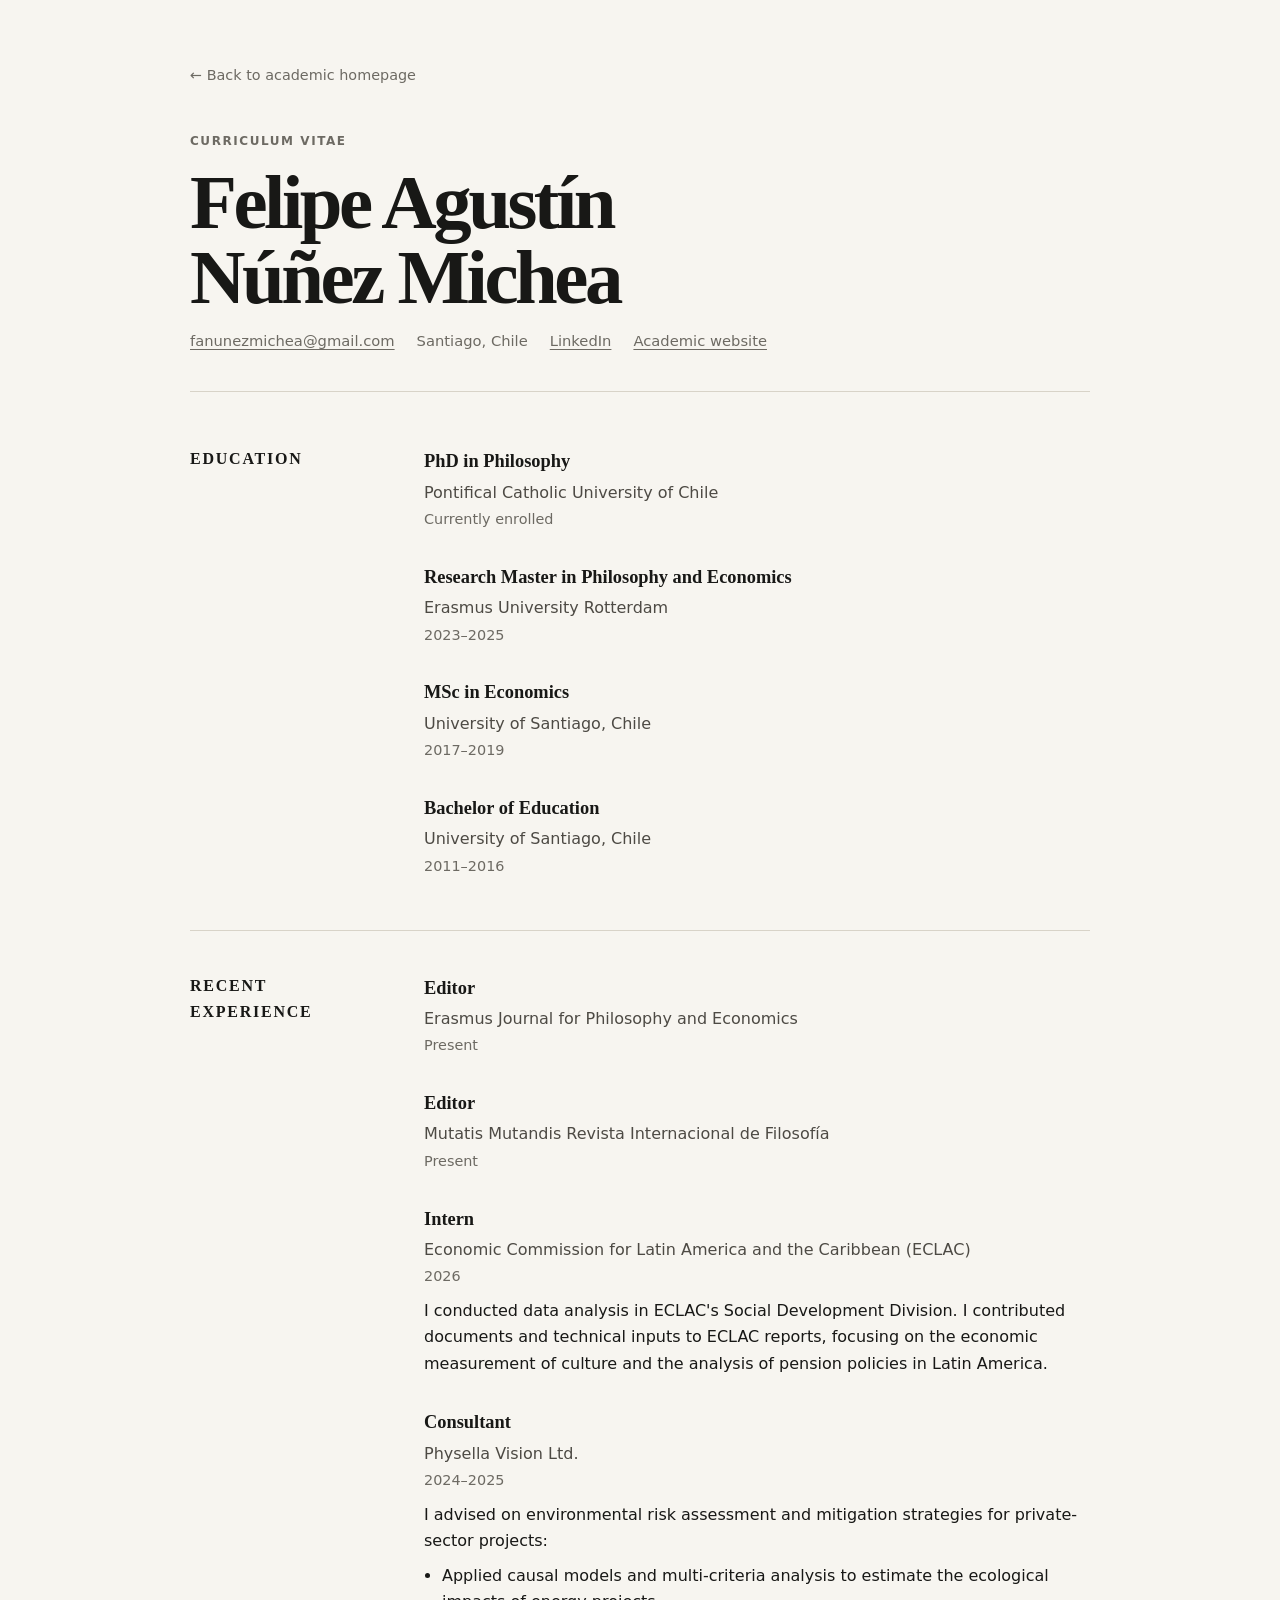
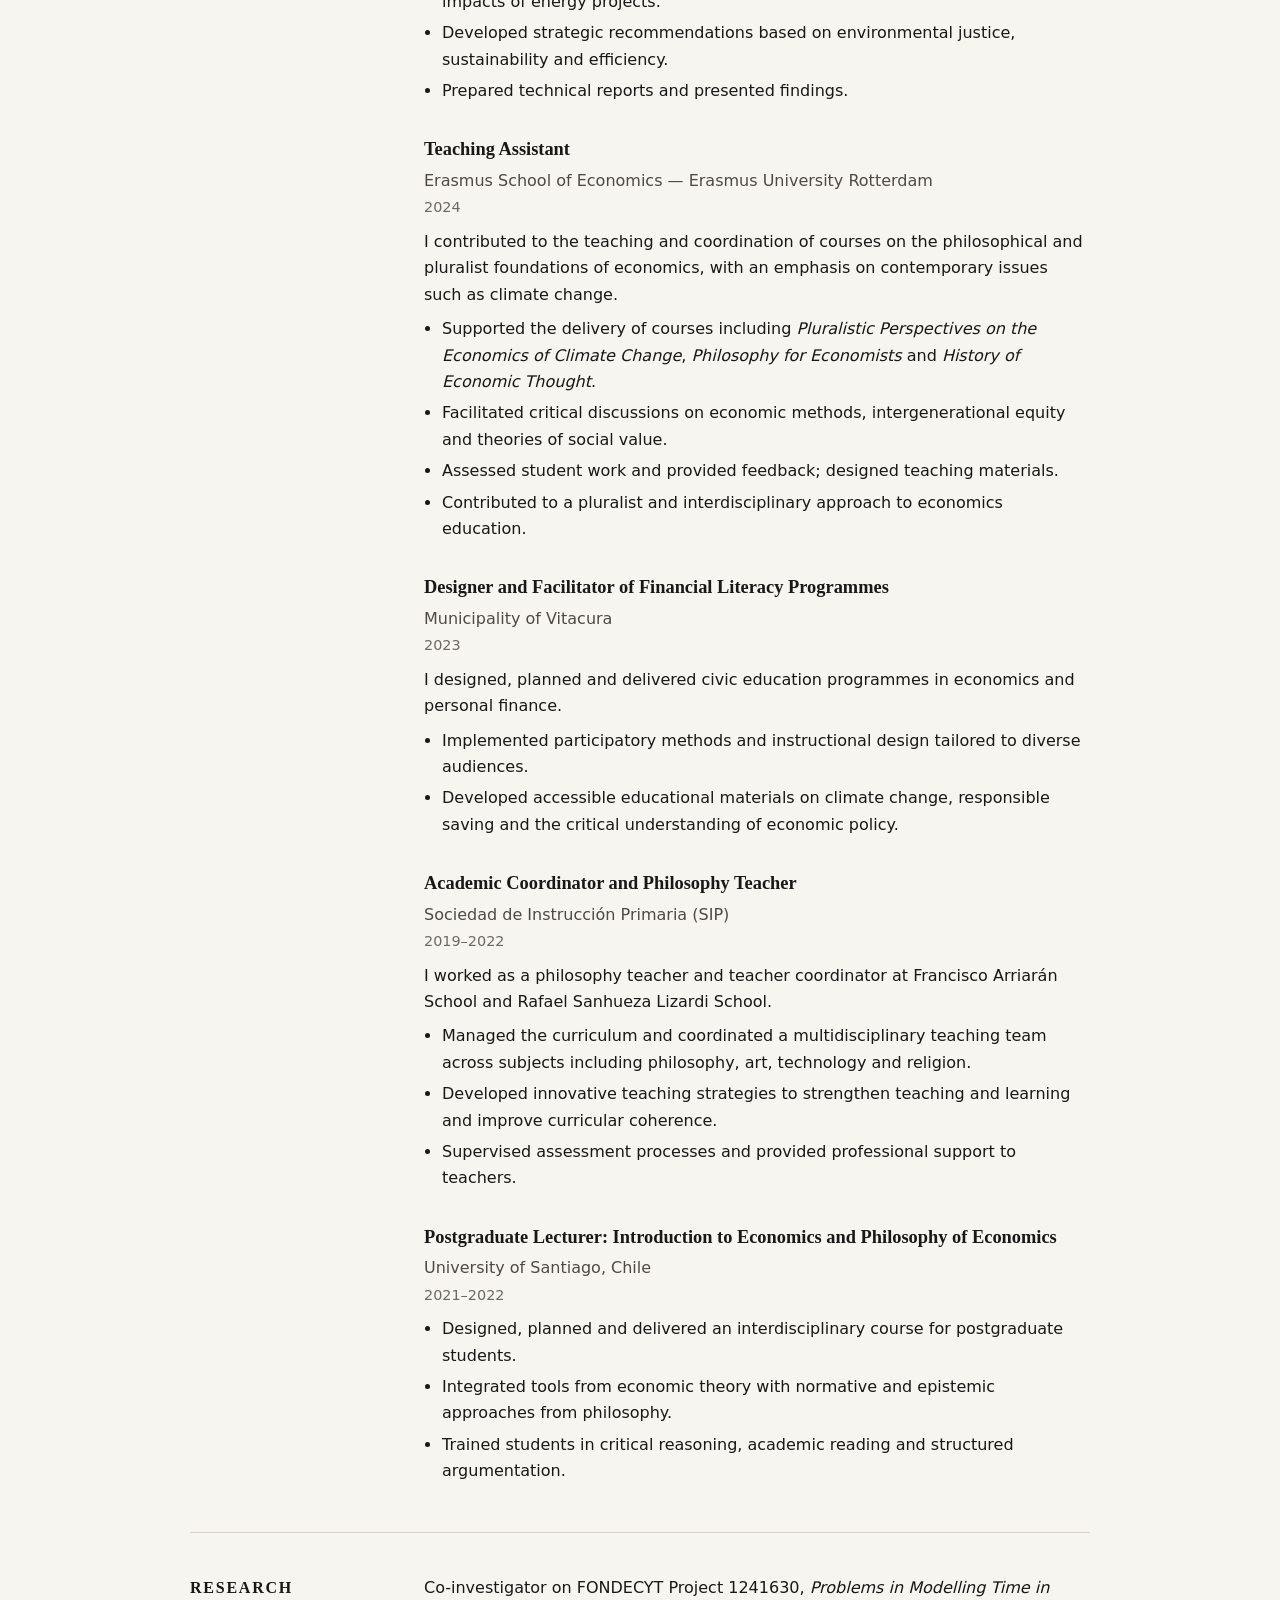
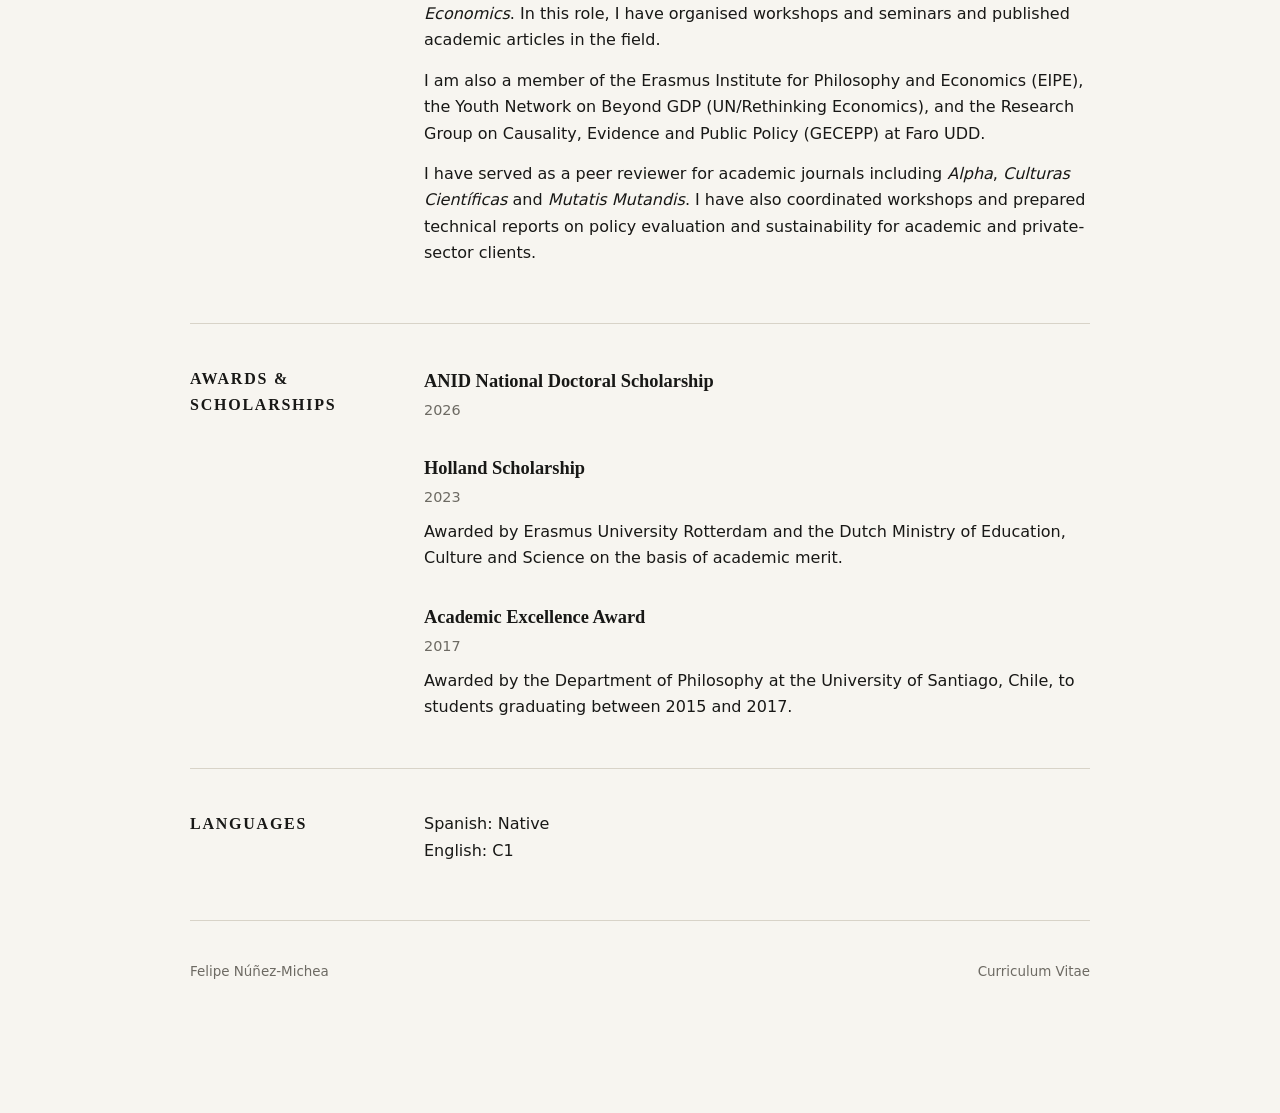
<file: cv.html>
<!doctype html>
<html lang="en">
<head>
  <meta charset="utf-8">
  <meta name="viewport" content="width=device-width, initial-scale=1">
  <meta name="description" content="Curriculum vitae of Felipe Núñez-Michea.">
  <title>CV | Felipe Núñez-Michea</title>
  <link rel="stylesheet" href="assets/css/site.css">
  <style>
    .cv-page { max-width: 900px; padding-top: 62px; padding-bottom: 72px; }
    .cv-topbar { margin-bottom: 44px; }
    .cv-topbar a { color: var(--muted); text-decoration: none; font-size: .9rem; }
    .cv-header { padding-bottom: 38px; border-bottom: 1px solid var(--line); margin-bottom: 12px; }
    .cv-header h1 { font-size: clamp(2.8rem, 6vw, 4.8rem); margin-bottom: 14px; }
    .cv-contact { display: flex; flex-wrap: wrap; gap: 8px 22px; color: var(--muted); font-size: .92rem; }
    .cv-section { display: grid; grid-template-columns: 190px 1fr; gap: 44px; padding: 42px 0; border-bottom: 1px solid var(--line); }
    .cv-section h2 { font-size: 1rem; text-transform: uppercase; letter-spacing: .11em; margin: 0; }
    .cv-item { margin-bottom: 30px; }
    .cv-item:last-child { margin-bottom: 0; }
    .cv-item h3 { font-size: 1.15rem; margin-bottom: 3px; }
    .cv-item .institution { margin: 0; color: #4d4a44; }
    .cv-item .date { margin: 2px 0 9px; color: var(--muted); font-size: .9rem; }
    .cv-item p { margin: 6px 0; }
    .cv-item ul { margin: 8px 0 0 18px; padding: 0; }
    .cv-item li { margin: 5px 0; }
    .cv-prose p { margin-top: 0; margin-bottom: 14px; }
    @media (max-width: 720px) {
      .cv-section { grid-template-columns: 1fr; gap: 18px; }
      .cv-page { padding-top: 34px; }
    }
    @media print {
      .cv-topbar { display: none; }
      .cv-page { max-width: none; padding: 0; }
      .cv-section { grid-template-columns: 140px 1fr; gap: 24px; padding: 22px 0; }
      .cv-header { padding-bottom: 24px; }
    }
  </style>
</head>
<body>
  <div class="shell cv-page">
    <div class="cv-topbar"><a href="index.html">← Back to academic homepage</a></div>

    <header class="cv-header">
      <p class="eyebrow">Curriculum Vitae</p>
      <h1>Felipe Agustín<br>Núñez Michea</h1>
      <div class="cv-contact">
        <a href="mailto:fanunezmichea@gmail.com">fanunezmichea@gmail.com</a>
        <span>Santiago, Chile</span>
        <a href="https://cl.linkedin.com/in/felipenunezmichea" target="_blank" rel="noopener noreferrer">LinkedIn</a>
        <a href="index.html">Academic website</a>
      </div>
    </header>

    <main>
      <section class="cv-section">
        <h2>Education</h2>
        <div>
          <article class="cv-item">
            <h3>PhD in Philosophy</h3>
            <p class="institution">Pontifical Catholic University of Chile</p>
            <p class="date">Currently enrolled</p>
          </article>
          <article class="cv-item">
            <h3>Research Master in Philosophy and Economics</h3>
            <p class="institution">Erasmus University Rotterdam</p>
            <p class="date">2023–2025</p>
          </article>
          <article class="cv-item">
            <h3>MSc in Economics</h3>
            <p class="institution">University of Santiago, Chile</p>
            <p class="date">2017–2019</p>
          </article>
          <article class="cv-item">
            <h3>Bachelor of Education</h3>
            <p class="institution">University of Santiago, Chile</p>
            <p class="date">2011–2016</p>
          </article>
        </div>
      </section>

      <section class="cv-section">
        <h2>Recent experience</h2>
        <div>
          <article class="cv-item">
  <h3>Editor</h3>
  <p class="institution">Erasmus Journal for Philosophy and Economics</p>
  <p class="date">Present</p>
</article>

<article class="cv-item">
  <h3>Editor</h3>
  <p class="institution">Mutatis Mutandis Revista Internacional de Filosofía</p>
  <p class="date">Present</p>
</article>
          <article class="cv-item">
            <h3>Intern</h3>
            <p class="institution">Economic Commission for Latin America and the Caribbean (ECLAC)</p>
            <p class="date">2026</p>
            <p>I conducted data analysis in ECLAC's Social Development Division. I contributed documents and technical inputs to ECLAC reports, focusing on the economic measurement of culture and the analysis of pension policies in Latin America.</p>
          </article>

          <article class="cv-item">
            <h3>Consultant</h3>
            <p class="institution">Physella Vision Ltd.</p>
            <p class="date">2024–2025</p>
            <p>I advised on environmental risk assessment and mitigation strategies for private-sector projects:</p>
            <ul>
              <li>Applied causal models and multi-criteria analysis to estimate the ecological impacts of energy projects.</li>
              <li>Developed strategic recommendations based on environmental justice, sustainability and efficiency.</li>
              <li>Prepared technical reports and presented findings.</li>
            </ul>
          </article>

          <article class="cv-item">
            <h3>Teaching Assistant</h3>
            <p class="institution">Erasmus School of Economics — Erasmus University Rotterdam</p>
            <p class="date">2024</p>
            <p>I contributed to the teaching and coordination of courses on the philosophical and pluralist foundations of economics, with an emphasis on contemporary issues such as climate change.</p>
            <ul>
              <li>Supported the delivery of courses including <em>Pluralistic Perspectives on the Economics of Climate Change</em>, <em>Philosophy for Economists</em> and <em>History of Economic Thought</em>.</li>
              <li>Facilitated critical discussions on economic methods, intergenerational equity and theories of social value.</li>
              <li>Assessed student work and provided feedback; designed teaching materials.</li>
              <li>Contributed to a pluralist and interdisciplinary approach to economics education.</li>
            </ul>
          </article>

          <article class="cv-item">
            <h3>Designer and Facilitator of Financial Literacy Programmes</h3>
            <p class="institution">Municipality of Vitacura</p>
            <p class="date">2023</p>
            <p>I designed, planned and delivered civic education programmes in economics and personal finance.</p>
            <ul>
              <li>Implemented participatory methods and instructional design tailored to diverse audiences.</li>
              <li>Developed accessible educational materials on climate change, responsible saving and the critical understanding of economic policy.</li>
            </ul>
          </article>

          <article class="cv-item">
            <h3>Academic Coordinator and Philosophy Teacher</h3>
            <p class="institution">Sociedad de Instrucción Primaria (SIP)</p>
            <p class="date">2019–2022</p>
            <p>I worked as a philosophy teacher and teacher coordinator at Francisco Arriarán School and Rafael Sanhueza Lizardi School.</p>
            <ul>
              <li>Managed the curriculum and coordinated a multidisciplinary teaching team across subjects including philosophy, art, technology and religion.</li>
              <li>Developed innovative teaching strategies to strengthen teaching and learning and improve curricular coherence.</li>
              <li>Supervised assessment processes and provided professional support to teachers.</li>
            </ul>
          </article>

          <article class="cv-item">
            <h3>Postgraduate Lecturer: Introduction to Economics and Philosophy of Economics</h3>
            <p class="institution">University of Santiago, Chile</p>
            <p class="date">2021–2022</p>
            <ul>
              <li>Designed, planned and delivered an interdisciplinary course for postgraduate students.</li>
              <li>Integrated tools from economic theory with normative and epistemic approaches from philosophy.</li>
              <li>Trained students in critical reasoning, academic reading and structured argumentation.</li>
            </ul>
          </article>
        </div>
      </section>

      <section class="cv-section">
        <h2>Research</h2>
        <div class="cv-prose">
          <p>Co-investigator on FONDECYT Project 1241630, <em>Problems in Modelling Time in Economics</em>. In this role, I have organised workshops and seminars and published academic articles in the field.</p>
          <p>I am also a member of the Erasmus Institute for Philosophy and Economics (EIPE), the Youth Network on Beyond GDP (UN/Rethinking Economics), and the Research Group on Causality, Evidence and Public Policy (GECEPP) at Faro UDD.</p>
          <p>I have served as a peer reviewer for academic journals including <em>Alpha</em>, <em>Culturas Científicas</em> and <em>Mutatis Mutandis</em>. I have also coordinated workshops and prepared technical reports on policy evaluation and sustainability for academic and private-sector clients.</p>
        </div>
      </section>

      <section class="cv-section">
        <h2>Awards & scholarships</h2>
        <div>
          <article class="cv-item">
            <h3>ANID National Doctoral Scholarship</h3>
            <p class="date">2026</p>
          </article>
          <article class="cv-item">
            <h3>Holland Scholarship</h3>
            <p class="date">2023</p>
            <p>Awarded by Erasmus University Rotterdam and the Dutch Ministry of Education, Culture and Science on the basis of academic merit.</p>
          </article>
          <article class="cv-item">
            <h3>Academic Excellence Award</h3>
            <p class="date">2017</p>
            <p>Awarded by the Department of Philosophy at the University of Santiago, Chile, to students graduating between 2015 and 2017.</p>
          </article>
        </div>
      </section>

      <section class="cv-section">
        <h2>Languages</h2>
        <div class="cv-prose">
          <p>Spanish: Native<br>English: C1</p>
        </div>
      </section>
    </main>

    <footer class="site-footer">
      <span>Felipe Núñez-Michea</span>
      <span>Curriculum Vitae</span>
    </footer>
  </div>
</body>
</html>
</file>
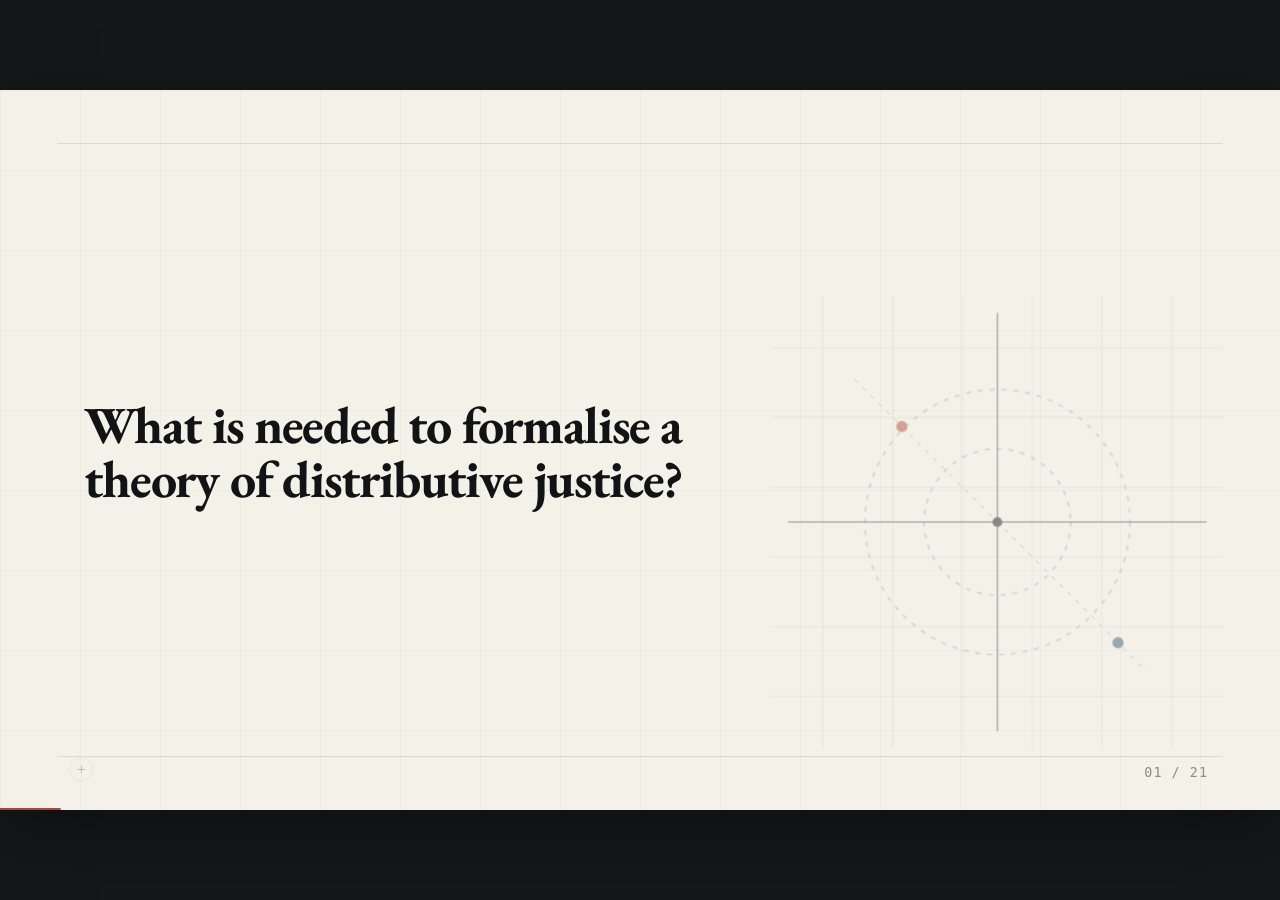
<file: presentations/distributive-justice.html>
<!DOCTYPE html>

<html lang="en">
<head>
<meta charset="utf-8"/>
<meta content="width=device-width,initial-scale=1,viewport-fit=cover" name="viewport"/>
<title>What is needed to formalise a theory of distributive justice?</title>
<style>
@import url("https://fonts.googleapis.com/css2?family=EB+Garamond:ital,wght@0,400..800;1,400..800&display=swap");
:root{
  --paper:#f4f1e9;
  --ink:#151719;
  --muted:#6f7478;
  --hair:rgba(21,23,25,.15);
  --hair2:rgba(21,23,25,.08);
  --red:#b84a3c;
  --blue:#365d78;
  --stage-w:1920;
  --stage-h:1080;
}
*{box-sizing:border-box}
html,body{width:100%;height:100%;margin:0;overflow:hidden;background:#161719;color:var(--ink)}
body{font-family:"Helvetica Neue","Avenir Next","Segoe UI",sans-serif;-webkit-font-smoothing:antialiased}
.viewport{position:fixed;inset:0;display:grid;place-items:center;background:#161719}
.stage{position:absolute;left:50%;top:50%;width:1920px;height:1080px;transform-origin:center center;background:var(--paper);overflow:hidden;box-shadow:0 30px 100px rgba(0,0,0,.35)}
.slide{position:absolute;inset:0;padding:118px 128px 104px;visibility:hidden;opacity:0;pointer-events:none;transition:opacity .38s ease,visibility .38s step-end;background:
 linear-gradient(rgba(21,23,25,.028) 1px,transparent 1px),
 linear-gradient(90deg,rgba(21,23,25,.028) 1px,transparent 1px),
 var(--paper);background-size:120px 120px,120px 120px,auto}
.slide::before{content:"";position:absolute;inset:80px 86px;border-top:1px solid var(--hair);border-bottom:1px solid var(--hair);pointer-events:none}
.slide.active{visibility:visible;opacity:1;pointer-events:auto;transition:opacity .42s ease}
.slide.active .reveal{animation:rise .62s cubic-bezier(.2,.72,.2,1) both}
.slide.active .reveal.d2{animation-delay:.08s}.slide.active .reveal.d3{animation-delay:.16s}.slide.active .reveal.d4{animation-delay:.24s}
@keyframes rise{from{opacity:0;transform:translateY(18px)}to{opacity:1;transform:none}}

/* typography */
h1,h2,p{margin:0}
h1{font-size:88px;line-height:.98;letter-spacing:-.048em;font-weight:650;max-width:1500px}
.lead{font-size:42px;line-height:1.38;letter-spacing:-.018em;max-width:1510px}
.body{font-size:35px;line-height:1.46;letter-spacing:-.013em;max-width:1530px}
.body.dense{font-size:30px;line-height:1.48;max-width:1610px}
.body.compact{font-size:28px;line-height:1.43;max-width:1650px}
.small{font-size:25px;line-height:1.42}
em{font-family:"Iowan Old Style","Palatino Linotype",Georgia,serif;font-style:italic}
strong{font-weight:700}
.metric{box-shadow:inset 0 -.14em 0 rgba(184,74,60,.22)}
.pattern{box-shadow:inset 0 -.14em 0 rgba(54,93,120,.20)}
.scope{box-shadow:inset 0 -.14em 0 rgba(21,23,25,.12)}
a{color:inherit;text-decoration:none}
a.theory{border-bottom:2px solid rgba(54,93,120,.28);transition:border-color .2s,color .2s}
a.theory:hover{color:var(--blue);border-color:var(--blue)}

/* chrome */
.counter{position:absolute;right:108px;bottom:47px;font:500 20px/1 "SFMono-Regular",Consolas,monospace;letter-spacing:.08em;color:rgba(21,23,25,.47);z-index:6}
.progress{position:absolute;left:0;bottom:0;height:3px;background:var(--red);width:0;transition:width .28s ease;z-index:7}
.navhint{position:absolute;left:104px;bottom:43px;width:36px;height:36px;border:1px solid var(--hair);border-radius:50%;opacity:.55;z-index:6}
.navhint::before,.navhint::after{content:"";position:absolute;background:var(--ink);opacity:.55}.navhint::before{width:12px;height:1px;left:11px;top:17px}.navhint::after{height:12px;width:1px;left:17px;top:11px}

/* abstract cartesian decoration */
.field{position:absolute;right:88px;bottom:92px;width:560px;height:560px;opacity:.40;pointer-events:none}
.field svg{width:100%;height:100%}
.axis{stroke:rgba(21,23,25,.52);stroke-width:1.6}.gridline{stroke:rgba(21,23,25,.09);stroke-width:1}.ring{fill:none;stroke:rgba(54,93,120,.24);stroke-width:1.5;stroke-dasharray:7 10}.diag{stroke:rgba(21,23,25,.18);stroke-width:1.2;stroke-dasharray:7 9}.dot-r{fill:var(--red)}.dot-b{fill:var(--blue)}.dot-k{fill:var(--ink)}
.slide.active .orbit{animation:orbit 12s linear infinite;transform-origin:325px 325px}@keyframes orbit{to{transform:rotate(360deg)}}
.slide.active .pulse{animation:pulse 3.6s ease-in-out infinite}@keyframes pulse{50%{opacity:.42;transform:scale(.96)}}

/* layouts */
.title-slide{display:flex;align-items:center}.title-slide .title-wrap{width:62%;position:relative;z-index:2}.title-slide h1{font-size:102px;max-width:1080px}.title-slide .field{right:80px;bottom:88px;width:760px;height:760px;opacity:.72}
.text-slide{display:flex;align-items:center}.text-slide .content{position:relative;z-index:2;width:83%}
.text-slide.right-space .content{width:71%}
.center-quote{display:grid;place-items:center;text-align:center}.center-quote .lead{max-width:1450px;font-size:50px;line-height:1.32}
.two-case{display:grid;grid-template-columns:1fr 1fr;gap:48px;align-content:center}.two-case .intro{grid-column:1/-1;font-size:30px;line-height:1.4;max-width:1550px;margin-bottom:18px}.case{border-top:2px solid var(--ink);padding:30px 30px 34px 0;font-size:36px;line-height:1.38}.case:nth-of-type(2){border-color:var(--blue)}
.example{display:grid;grid-template-columns:1.4fr .6fr;gap:86px;align-items:center}.example .body{font-size:32px;line-height:1.5}.example .shape-zone{height:640px;position:relative}
.example .shape-zone .bigdot{position:absolute;border-radius:50%;background:var(--ink)}
.example .shape-zone .tiny{position:absolute;width:12px;height:12px;border-radius:50%;background:var(--blue);opacity:.72}

/* slide 3 graphs */
.graph-slide{display:grid;grid-template-rows:auto 1fr;gap:48px}.graph-slide .body{font-size:31px;line-height:1.42;max-width:1650px}.graphs{display:grid;grid-template-columns:1fr 1fr;gap:48px;align-items:stretch}.graph-card{border-top:1px solid var(--ink);padding-top:20px;display:grid;grid-template-rows:auto 1fr;min-height:550px}.graph-title{font-size:26px;letter-spacing:.03em}.graph-card svg{width:100%;height:100%;overflow:visible}.graph-card img{width:100%;height:100%;max-height:470px;object-fit:contain;object-position:center;margin-top:12px}.g-axis{stroke:var(--ink);stroke-width:2}.g-grid{stroke:rgba(21,23,25,.10);stroke-width:1}.g-line-r{stroke:var(--red);stroke-width:5;fill:none}.g-line-b{stroke:var(--blue);stroke-width:5;fill:none}.g-guide{stroke:rgba(21,23,25,.42);stroke-width:1.4;stroke-dasharray:5 7}.g-dot{fill:var(--red)}

/* desiderata */
.desiderata{display:grid;grid-template-rows:auto auto 1fr;align-content:center;gap:42px}.desiderata .top{font-size:36px;line-height:1.42;max-width:1500px}.desiderata .mid{font-size:31px;line-height:1.5;max-width:1650px;border-left:4px solid var(--blue);padding-left:34px}.desiderata .end{font-size:39px;line-height:1.35;max-width:1500px;align-self:end;margin-bottom:56px}

/* birthday */
.birthday{display:grid;grid-template-columns:1fr 1fr;gap:70px;align-items:center}.birthday .body{font-size:29px;line-height:1.47}.bars{height:610px;display:flex;align-items:center;justify-content:center;position:relative}.bars::before,.bars::after{content:"";position:absolute;left:10%;right:10%;height:2px;background:var(--hair)}.bars::before{top:31%}.bars::after{top:69%}.bars .bar{position:absolute;left:18%;height:22px;border-radius:20px;background:var(--blue);transform-origin:left;animation:none}.slide.active .bars .bar{animation:grow 1s cubic-bezier(.2,.7,.2,1) both}.bars .b1{top:28%;width:55%;animation-delay:.14s}.bars .b2{top:66%;width:55%;background:var(--red);animation-delay:.3s}.bars .estate{position:absolute;right:12%;top:44%;width:120px;height:120px;border:2px solid var(--ink);border-radius:50%;background:var(--paper)}@keyframes grow{from{transform:scaleX(.05);opacity:.2}to{transform:scaleX(1);opacity:1}}

/* tuple */
.tuple-slide{display:grid;grid-template-columns:1.3fr .7fr;gap:90px;align-items:center}.tuple-slide .body{font-size:31px;line-height:1.48}.tuple{font:500 86px/1.15 "Iowan Old Style",Georgia,serif;letter-spacing:-.025em;color:var(--ink);position:relative}.tuple::after{content:"";position:absolute;left:-24px;right:-24px;bottom:-26px;height:2px;background:linear-gradient(90deg,var(--red),var(--blue))}

/* end */
.end-slide{display:grid;place-items:center;text-align:center}.end-slide .body{font-size:58px;letter-spacing:-.03em}.end-slide a{border-bottom:1px solid var(--hair);transition:color .2s,border-color .2s}.end-slide a:hover{color:var(--red);border-color:var(--red)}

/* appendix */
.appendix{display:grid;grid-template-rows:auto 1fr;gap:28px}.appendix h1{font-size:62px}.appendix .rules{display:grid;grid-template-columns:1fr 1fr 1.08fr;gap:30px;align-items:start}.rule{border-top:2px solid var(--ink);padding-top:18px;font-size:24px;line-height:1.42}.rule:nth-child(2){border-color:var(--blue)}.rule:nth-child(3){border-color:var(--red)}.rule .formula{font-family:"Iowan Old Style",Georgia,serif;font-size:31px;line-height:1.55;margin:17px 0 12px}.rule .formula .sum{font-size:1.55em;vertical-align:-.12em}.rule ol{margin:12px 0 0 26px;padding:0}.back{position:absolute;right:112px;top:106px;width:48px;height:48px;border:1px solid var(--hair);border-radius:50%;display:grid;place-items:center;font-size:27px;transition:background .2s}.back:hover{background:rgba(21,23,25,.06)}

/* overview */
.overview{position:fixed;inset:0;background:#161719;z-index:100;display:none;padding:28px;overflow:auto;grid-template-columns:repeat(4,minmax(240px,1fr));gap:20px}.overview.open{display:grid}.thumb{aspect-ratio:16/9;background:var(--paper);position:relative;cursor:pointer;border:2px solid transparent;overflow:hidden}.thumb:hover{border-color:var(--red)}.thumb iframe{width:1920px;height:1080px;transform:scale(.135);transform-origin:top left;pointer-events:none}.thumb-num{position:absolute;right:8px;bottom:5px;font:600 12px/1 monospace;color:#666;background:rgba(244,241,233,.85);padding:3px 5px}

@media (prefers-reduced-motion:reduce){*,*::before,*::after{animation-duration:.001ms!important;animation-iteration-count:1!important;transition-duration:.001ms!important}}



/* Revision: simpler Cartesian system, justified paragraphs, no text-image collisions */
.body, .body p, .graph-slide .body, .example .body, .birthday .body, .tuple-slide .body,
.two-case .intro, .case, .desiderata .top, .desiderata .mid, .desiderata .end, .rule {
  text-align: justify;
  text-align-last: left;
  hyphens: auto;
}
.center-quote .lead, .title-slide h1, .end-slide .body { text-align: center; text-align-last: center; hyphens: none; }
.text-slide.right-space .content { width: 64%; max-width: 1120px; }
.text-slide:not(.title-slide) .field { right: 128px; bottom: 138px; width: 440px; height: 440px; opacity: .22; z-index: 1; }
.text-slide .content { z-index: 3; }
.text-slide:not(.right-space) .content { width: 91%; max-width: 1580px; }
.example { grid-template-columns: minmax(0, 1.25fr) 430px; gap: 72px; }
.example .body { font-size: 29px; line-height: 1.48; }
.example .shape-zone { height: 470px; opacity: .25; align-self:center; }
.birthday { grid-template-columns: minmax(0, 1fr) 360px; gap: 58px; }
.birthday .body { font-size: 27px; line-height: 1.45; }
.birthday .field { width: 360px !important; height: 360px !important; opacity:.24 !important; }
.tuple-slide { grid-template-columns: minmax(0, 1fr) 350px; gap: 58px; }
.tuple-slide .body { font-size: 29px; line-height: 1.47; }
.tuple-slide .tuple { height: 300px !important; opacity:.28; }
.graph-card img { max-height: 420px; }
.graphs { gap: 60px; }
.theory-link { border-bottom: 2px solid rgba(54,93,120,.32); color: inherit; cursor: pointer; }
.theory-link:hover { color: var(--blue); border-color: var(--blue); }
.definition-modal { position: fixed; inset: 0; z-index: 100; display: none; align-items: center; justify-content: center; }
.definition-modal.open { display: flex; }
.definition-scrim { position: absolute; inset: 0; background: rgba(12,14,16,.62); backdrop-filter: blur(8px); }
.definition-card { position: relative; width: min(1120px, 82vw); max-height: 82vh; overflow: auto; background: var(--paper); color: var(--ink); padding: 58px 64px 62px; border: 1px solid rgba(21,23,25,.22); box-shadow: 0 24px 90px rgba(0,0,0,.36); }
.definition-card::before { content:""; position:absolute; inset: 26px; border-top:1px solid var(--hair); border-bottom:1px solid var(--hair); pointer-events:none; }
.definition-kicker { font: 600 18px/1 "SFMono-Regular",Consolas,monospace; letter-spacing:.18em; color: var(--blue); text-transform: uppercase; margin-bottom: 22px; }
.definition-card h2 { margin:0 0 28px; font-size: 54px; line-height:1; letter-spacing:-.035em; }
.definition-body { font-size: 29px; line-height: 1.45; text-align: justify; text-align-last:left; }
.definition-body .formula { font-family:"Iowan Old Style",Georgia,serif; font-size: 42px; line-height:1.35; margin: 22px 0 18px; white-space: nowrap; }
.definition-body .formula.inline { font-size: 24px; white-space: normal; margin: 0 4px; }
.definition-body .sum { font-size: 1.52em; vertical-align: -.12em; }
.definition-body ol { margin: 16px 0 18px 30px; padding: 0; }
.definition-body li { margin: 11px 0; }
.definition-close { position: absolute; right: 36px; top: 30px; width: 46px; height: 46px; border: 1px solid var(--hair); background: transparent; border-radius: 50%; font-size: 34px; line-height: 1; cursor: pointer; color: var(--ink); }
.definition-close:hover { background: rgba(21,23,25,.06); }


/* Final pass: calibrated type scale, cleaner graph slide, and animated Cartesian ornaments */
.slide{padding:104px 122px 92px;}
h1{font-size:80px;line-height:1.02;letter-spacing:-.045em;}
.title-slide h1{font-size:82px;max-width:1120px;text-align:left;text-align-last:left;}
.lead{font-size:37px;line-height:1.42;letter-spacing:-.014em;max-width:1320px;}
.body{font-size:30px;line-height:1.48;letter-spacing:-.01em;}
.body.dense{font-size:27.5px;line-height:1.47;}
.body.compact{font-size:26px;line-height:1.45;}
.body,.body p,.lead,.graph-slide .body,.example .body,.birthday .body,.tuple-slide .body,.two-case .intro,.case,.desiderata .top,.desiderata .mid,.desiderata .end,.rule{text-align:justify;text-align-last:left;hyphens:auto;}
.end-slide .body,.title-slide h1{hyphens:none;}
.text-slide{align-items:center;}.text-slide .content{position:relative;z-index:3;}.text-slide.right-space .content{width:68%;max-width:1180px;}.text-slide:not(.right-space) .content{width:76%;max-width:1320px;}.text-slide:not(.title-slide) .field{right:118px;bottom:125px;width:390px;height:390px;opacity:.17;z-index:1;}.title-slide .field{width:700px;height:700px;right:70px;bottom:86px;opacity:.56;}
.center-quote{display:flex;align-items:center;justify-content:flex-start;text-align:left;}.center-quote .lead{font-size:36px;line-height:1.46;max-width:1180px;text-align:justify;text-align-last:left;margin-left:0;z-index:3;}.center-quote .field{right:122px;bottom:120px;width:390px;height:390px;opacity:.18!important;z-index:1;}
.two-case{gap:46px;}.two-case .intro{font-size:27.5px;line-height:1.46;margin-bottom:8px;}.case{font-size:31px;line-height:1.42;}
.desiderata{gap:32px;}.desiderata .top{font-size:31px;line-height:1.46;max-width:1440px;}.desiderata .mid{font-size:27.5px;line-height:1.48;max-width:1500px;}.desiderata .end{font-size:33px;line-height:1.38;max-width:1430px;margin-bottom:32px;}
.example{grid-template-columns:minmax(0,1fr) 365px;gap:54px;align-items:center;}.example .body{font-size:27.2px;line-height:1.47;}.example .shape-zone{height:390px;opacity:.20;align-self:center;}
.birthday{grid-template-columns:minmax(0,1fr) 330px;gap:46px;align-items:center;}.birthday .body{font-size:24.8px;line-height:1.43;}.birthday .field{position:relative!important;right:auto!important;bottom:auto!important;width:330px!important;height:330px!important;opacity:.22!important;}
.tuple-slide{grid-template-columns:minmax(0,1fr) 325px;gap:42px;align-items:center;}.tuple-slide .body{font-size:27.2px;line-height:1.46;}.tuple-slide .tuple{height:260px!important;opacity:.26;font-size:0;}.end-slide .body{font-size:46px;letter-spacing:-.025em;text-align:center;text-align-last:center;}
.graph-slide{grid-template-rows:auto 1fr;gap:34px;}.graph-slide .body{font-size:26.8px;line-height:1.45;max-width:1660px;}.graphs{grid-template-columns:1fr 1fr;gap:70px;align-items:stretch;}.graph-card{border-top:1.5px solid rgba(21,23,25,.78);padding-top:18px;min-height:480px;}.graph-title{font-size:22px;letter-spacing:.08em;text-transform:uppercase;color:rgba(21,23,25,.78);font-weight:650;}.clean-graph{width:100%;height:100%;min-height:390px;display:block;margin-top:8px;}.cg-axis{stroke:rgba(21,23,25,.78);stroke-width:2.1;fill:none;}.cg-faint{stroke:rgba(21,23,25,.075);stroke-width:1;fill:none;}.cg-line{stroke-width:5.5;fill:none;stroke-linecap:round;stroke-linejoin:round;}.cg-line.red{stroke:var(--red);}.cg-line.blue{stroke:var(--blue);}.cg-guide{stroke:rgba(54,93,120,.24);stroke-width:1.4;stroke-dasharray:5 9;fill:none;}.cg-dot{fill:var(--ink);opacity:.86;}.red-dot{fill:var(--red);}.blue-dot{fill:var(--blue);}.cg-label{font:500 18px/1 "SFMono-Regular",Consolas,monospace;letter-spacing:.03em;fill:rgba(21,23,25,.58);}.slide.active .draw-line{stroke-dasharray:900;stroke-dashoffset:900;animation:drawCurve 1.3s cubic-bezier(.25,.8,.2,1) forwards;}.slide.active .cg-dot{animation:softAppear .8s ease both;animation-delay:.55s}.slide.active .cg-dot.d1{animation-delay:.75s}.slide.active .cg-dot.d2{animation-delay:.95s}@keyframes drawCurve{to{stroke-dashoffset:0}}@keyframes softAppear{from{opacity:0;transform:scale(.65)}to{opacity:.86;transform:scale(1)}}
.definition-card{width:min(980px,78vw);max-height:78vh;padding:46px 54px 52px;}.definition-card h2{font-size:40px;margin-bottom:20px;}.definition-kicker{font-size:15px;margin-bottom:16px;}.definition-body{font-size:22px;line-height:1.43;text-align:justify;text-align-last:left;}.definition-body .formula{font-size:30px;line-height:1.25;margin:16px 0 14px;white-space:normal;}.definition-body .formula.inline{font-size:20px;}.definition-body li{margin:7px 0;}.definition-close{width:40px;height:40px;font-size:28px;right:28px;top:24px;}
.field svg,.shape-zone svg,.tuple svg{overflow:visible;}.dot-r,.dot-b,.dot-k,.ring,.axis{transform-box:fill-box;transform-origin:center;}.slide.active[data-slide="2"] .dot-r,.slide.active[data-slide="2"] .dot-b,.slide.active[data-slide="6"] .dot-r,.slide.active[data-slide="6"] .dot-b,.slide.active[data-slide="9"] .dot-r,.slide.active[data-slide="14"] .dot-r,.slide.active[data-slide="14"] .dot-b,.slide.active[data-slide="18"] .dot-r,.slide.active[data-slide="18"] .dot-b{animation:dotDrift 5.2s ease-in-out infinite alternate;}.slide.active[data-slide="4"] .axis,.slide.active[data-slide="7"] .axis,.slide.active[data-slide="11"] .axis,.slide.active[data-slide="15"] .axis,.slide.active[data-slide="19"] .axis{animation:axisShift 6s ease-in-out infinite alternate;}.slide.active[data-slide="1"] .ring,.slide.active[data-slide="8"] .ring,.slide.active[data-slide="16"] .ring,.slide.active[data-slide="17"] .ring{animation:ringBreathe 5.6s ease-in-out infinite alternate;}@keyframes dotDrift{0%{transform:translate(0,0)}100%{transform:translate(10px,-8px)}}@keyframes axisShift{0%{transform:translateX(-4px)}100%{transform:translateX(7px)}}@keyframes ringBreathe{0%{transform:scale(.96);opacity:.18}100%{transform:scale(1.05);opacity:.34}}
@media (prefers-reduced-motion:reduce){.slide.active .draw-line,.slide.active .cg-dot{animation:none!important;stroke-dashoffset:0!important}}


/* QC pass: slide-by-slide type balancing and spacing. Text content unchanged. */
:root{--ink:#111315;--muted:#555b60;--red:#ad453a;--blue:#305a76;}
.slide{padding:96px 126px 90px;}
.slide::before{inset:80px 86px;}
.body,.lead,.two-case .intro,.case,.desiderata .top,.desiderata .mid,.desiderata .end,.rule,.definition-body{
  text-align:justify !important;
  text-align-last:left !important;
  hyphens:auto;
  color:var(--ink);
}
.title-slide h1,.end-slide .body{hyphens:none;text-align:left;text-align-last:left;}
.title-slide h1{font-size:74px;line-height:1.04;letter-spacing:-.04em;max-width:1040px;}
.title-slide .field{width:680px;height:680px;opacity:.42;right:84px;bottom:92px;}

/* General paragraphs: neither handout-tiny nor poster-huge */
.body{font-size:30px;line-height:1.46;}
.body.dense{font-size:27px;line-height:1.47;}
.body.compact{font-size:26px;line-height:1.45;}
.text-slide:not(.title-slide) .content{width:74%;max-width:1320px;}
.text-slide.right-space .content{width:66%;max-width:1160px;}
.text-slide:not(.title-slide) .field{width:360px;height:360px;right:126px;bottom:150px;opacity:.13;}

/* Short argumentative slides: justified, not oversized */
.center-quote{display:flex;align-items:center;justify-content:flex-start;text-align:left;}
.center-quote .lead{font-size:32px;line-height:1.47;max-width:1080px;margin-left:0;position:relative;z-index:3;}
.center-quote .field{width:355px!important;height:355px!important;right:128px!important;bottom:150px!important;opacity:.16!important;z-index:1;}
.slide[data-slide="8"] .lead,.slide[data-slide="9"] .lead{font-size:33px;max-width:1040px;}
.slide[data-slide="17"] .lead{font-size:30px;line-height:1.47;max-width:1110px;}

/* Slide 3: cleaner graphs, better vertical economy */
.graph-slide{grid-template-rows:auto 1fr;gap:24px;}
.graph-slide .body{font-size:25.5px;line-height:1.42;max-width:1620px;}
.graphs{gap:76px;margin-top:0;align-items:stretch;}
.graph-card{min-height:520px;padding-top:16px;border-top:1.4px solid rgba(17,19,21,.66);}
.graph-title{font-size:21px;letter-spacing:.12em;font-weight:650;color:rgba(17,19,21,.72);}
.clean-graph{min-height:420px;margin-top:4px;}
.cg-faint{stroke:rgba(17,19,21,.055);}
.cg-axis{stroke:rgba(17,19,21,.70);stroke-width:1.9;}
.cg-line{stroke-width:4.8;}
.cg-label{fill:rgba(17,19,21,.56);font-size:17px;}
.cg-guide{stroke:rgba(48,90,118,.20);stroke-width:1.25;stroke-dasharray:4 10;}
.cg-dot{opacity:.78;}

/* Dense argumentative slides */
.slide[data-slide="4"] .body{font-size:25.5px;line-height:1.43;max-width:1200px;}
.slide[data-slide="6"] .body{font-size:29px;line-height:1.46;max-width:1180px;}
.slide[data-slide="7"] .body{font-size:30px;line-height:1.46;max-width:1080px;}
.slide[data-slide="11"] .body{font-size:27.2px;line-height:1.45;max-width:1160px;}
.slide[data-slide="12"] .body{font-size:25.2px;line-height:1.44;max-width:1460px;}
.slide[data-slide="13"] .top{font-size:28px;line-height:1.43;max-width:1420px;}
.slide[data-slide="13"] .mid{font-size:25.8px;line-height:1.44;max-width:1480px;}
.slide[data-slide="13"] .end{font-size:30px;line-height:1.38;max-width:1410px;margin-bottom:18px;}

/* Examples: keep abstract ornament separate; no image/text collisions */
.example{grid-template-columns:minmax(0,1fr) 320px;gap:54px;align-items:center;}
.example .body{font-size:24.3px;line-height:1.43;max-width:1270px;}
.example .shape-zone{height:330px;opacity:.16;z-index:1;}
.slide[data-slide="14"] .body{font-size:22.5px;line-height:1.39;}
.slide[data-slide="15"] .body{font-size:24px;line-height:1.42;}
.slide[data-slide="16"] .body{font-size:23.2px;line-height:1.40;}

/* Case and claim machinery */
.two-case{grid-template-columns:1fr 1fr;gap:54px;align-content:center;}
.two-case .intro{font-size:25px;line-height:1.43;margin-bottom:8px;}
.case{font-size:29px;line-height:1.39;}
.birthday{grid-template-columns:minmax(0,1fr) 300px;gap:42px;align-items:center;}
.birthday .body{font-size:22.8px;line-height:1.38;max-width:1320px;}
.birthday .field{width:300px!important;height:300px!important;opacity:.17!important;}
.tuple-slide{grid-template-columns:minmax(0,1fr) 280px;gap:42px;}
.tuple-slide .body{font-size:25.5px;line-height:1.43;max-width:1380px;}
.tuple-slide .tuple{height:220px!important;opacity:.20;}
.end-slide{place-items:center;}
.end-slide .body{font-size:40px;text-align:center;text-align-last:center;}

/* Definition popups: readable, not slide-sized */
.definition-card{width:min(880px,74vw);max-height:76vh;padding:40px 48px 46px;}
.definition-card h2{font-size:36px;line-height:1.05;margin-bottom:16px;}
.definition-kicker{font-size:14px;margin-bottom:14px;}
.definition-body{font-size:19.5px;line-height:1.39;}
.definition-body .formula{font-size:25px;line-height:1.24;margin:12px 0 10px;white-space:normal;}
.definition-body .formula.inline{font-size:18px;}
.definition-body ol{margin:10px 0 10px 24px;}
.definition-body li{margin:5px 0;}
.definition-close{width:36px;height:36px;font-size:25px;right:24px;top:22px;}

/* More legible minimalist animation. Each slide varies without becoming informative. */
.field svg,.shape-zone svg,.tuple svg,.clean-graph{overflow:visible;}
.dot-r,.dot-b,.dot-k,.ring,.axis{transform-box:fill-box;transform-origin:center;will-change:transform,opacity;}
.slide.active[data-slide="2"] .dot-r,.slide.active[data-slide="2"] .dot-b,
.slide.active[data-slide="6"] .dot-r,.slide.active[data-slide="6"] .dot-b,
.slide.active[data-slide="9"] .dot-r,.slide.active[data-slide="14"] .dot-r,
.slide.active[data-slide="14"] .dot-b,.slide.active[data-slide="18"] .dot-r,
.slide.active[data-slide="18"] .dot-b{animation:dotFloatQC 6s ease-in-out infinite alternate;}
.slide.active[data-slide="4"] .axis,.slide.active[data-slide="7"] .axis,
.slide.active[data-slide="11"] .axis,.slide.active[data-slide="15"] .axis,
.slide.active[data-slide="19"] .axis{animation:axisSlideQC 7s ease-in-out infinite alternate;}
.slide.active[data-slide="1"] .ring,.slide.active[data-slide="8"] .ring,
.slide.active[data-slide="16"] .ring,.slide.active[data-slide="17"] .ring{animation:ringPulseQC 6.5s ease-in-out infinite alternate;}
@keyframes dotFloatQC{0%{transform:translate(0,0)}50%{transform:translate(6px,-4px)}100%{transform:translate(-4px,7px)}}
@keyframes axisSlideQC{0%{transform:translateX(-3px)}100%{transform:translateX(5px)}}
@keyframes ringPulseQC{0%{transform:scale(.97);opacity:.16}100%{transform:scale(1.045);opacity:.29}}



/* Specific correction pass requested 27 Aug: visible ornament motion, slide 12 spacing, examples, and stacked sums */
.desiderata{
  display:flex !important;
  flex-direction:column !important;
  justify-content:center !important;
  align-items:flex-start !important;
  gap:30px !important;
}
.desiderata .top{font-size:29px !important;line-height:1.43 !important;max-width:1450px !important;}
.desiderata .mid{font-size:27px !important;line-height:1.43 !important;max-width:1510px !important;border-left:3px solid var(--blue) !important;padding-left:30px !important;}
.desiderata .end{font-size:30px !important;line-height:1.36 !important;max-width:1450px !important;margin:0 !important;}

/* Example slides: larger text, smaller ornament, no collision */
.example{grid-template-columns:minmax(0,1fr) 250px !important;gap:44px !important;}
.example .body{font-size:28px !important;line-height:1.42 !important;max-width:1370px !important;}
.slide[data-slide="14"] .body{font-size:26.6px !important;line-height:1.39 !important;max-width:1380px !important;}
.slide[data-slide="15"] .body,.slide[data-slide="16"] .body{font-size:28px !important;line-height:1.42 !important;max-width:1365px !important;}
.example .shape-zone{height:260px !important;width:250px !important;opacity:.13 !important;align-self:center !important;}
.example .shape-zone svg{width:250px !important;height:250px !important;}

/* Make the decorative Cartesian motions visible, varied, and still non-informative */
.field svg,.shape-zone svg,.tuple svg{overflow:visible;}
.dot-r,.dot-b,.dot-k,.axis,.ring,.diag,.gridline{transform-box:fill-box;transform-origin:center;will-change:transform,opacity,stroke-dashoffset;}
.slide.active.motion-dots .dot-r{animation:cartDotA 3.8s ease-in-out infinite alternate !important;}
.slide.active.motion-dots .dot-b{animation:cartDotB 4.4s ease-in-out infinite alternate !important;}
.slide.active.motion-dots .dot-k{animation:cartDotC 5s ease-in-out infinite alternate !important;}
.slide.active.motion-axis .axis{animation:cartAxisSweep 4.8s ease-in-out infinite alternate !important;}
.slide.active.motion-axis .diag{animation:cartDiagDrift 5.6s ease-in-out infinite alternate !important;}
.slide.active.motion-rings .ring{animation:cartRingPulse 4.8s ease-in-out infinite alternate !important;}
.slide.active.motion-rings .ring:nth-of-type(even){animation-duration:5.9s !important;}
.slide.active.motion-rings .dot-r,.slide.active.motion-rings .dot-b{animation:cartDotSmall 5.2s ease-in-out infinite alternate !important;}
@keyframes cartDotA{0%{transform:translate(0,0);opacity:.72}100%{transform:translate(18px,-13px);opacity:1}}
@keyframes cartDotB{0%{transform:translate(0,0);opacity:.72}100%{transform:translate(-15px,16px);opacity:1}}
@keyframes cartDotC{0%{transform:translate(0,0);opacity:.55}100%{transform:translate(8px,10px);opacity:.85}}
@keyframes cartDotSmall{0%{transform:translate(0,0)}100%{transform:translate(8px,-6px)}}
@keyframes cartAxisSweep{0%{transform:translateX(-12px) translateY(0);opacity:.42}100%{transform:translateX(12px) translateY(4px);opacity:.66}}
@keyframes cartDiagDrift{0%{transform:translate(-8px,5px);opacity:.12}100%{transform:translate(9px,-7px);opacity:.24}}
@keyframes cartRingPulse{0%{transform:scale(.88) rotate(0deg);opacity:.12;stroke-dashoffset:0}100%{transform:scale(1.09) rotate(10deg);opacity:.35;stroke-dashoffset:34}}

/* Properly stacked summation notation in pop-up definitions */
.sumwrap{display:inline-grid;grid-template-rows:auto auto auto;justify-items:center;align-items:center;vertical-align:middle;margin:0 .16em;line-height:.82;position:relative;top:.05em;}
.sumwrap .sum-top{font-size:.43em;line-height:1;margin-bottom:-.08em;}
.sumwrap .sum-symbol{font-size:1.55em;line-height:.75;}
.sumwrap .sum-bottom{font-size:.39em;line-height:1;margin-top:-.03em;}
.definition-body .formula .sumwrap{font-size:1em;}
.definition-body .formula.inline .sumwrap{font-size:.88em;margin:0 .08em;}
.definition-body sub,.definition-body sup{font-size:.62em;}
.definition-body .formula{font-size:28px !important;}
.definition-body .formula.inline{font-size:18px !important;}

@media (prefers-reduced-motion:reduce){
  .slide.active.motion-dots .dot-r,.slide.active.motion-dots .dot-b,.slide.active.motion-dots .dot-k,
  .slide.active.motion-axis .axis,.slide.active.motion-axis .diag,
  .slide.active.motion-rings .ring,.slide.active.motion-rings .dot-r,.slide.active.motion-rings .dot-b{animation:none!important;}
}


/* Slide 12 now uses a small low-opacity Cartesian ornament, without creating dead middle space */
.slide[data-slide="13"] .field{position:absolute !important;right:126px !important;bottom:134px !important;width:300px !important;height:300px !important;opacity:.11 !important;z-index:1 !important;}
.slide[data-slide="13"] .top,.slide[data-slide="13"] .mid,.slide[data-slide="13"] .end{position:relative;z-index:3;}


/* EB Garamond + final requested refinements */
body, h1, h2, .lead, .body, .small, .graph-title, .case, .two-case .intro,
.desiderata .top, .desiderata .mid, .desiderata .end, .definition-card,
.definition-body, .definition-kicker, .rule, .end-slide .body {
  font-family: "EB Garamond", Garamond, Georgia, serif !important;
}
body { font-weight: 450; }
h1 { font-weight: 700 !important; letter-spacing: -0.026em !important; }
.title-slide h1 { font-size: 78px !important; line-height: 1.04 !important; max-width: 1110px !important; }
.lead, .body, .case, .two-case .intro, .desiderata .top, .desiderata .mid, .desiderata .end { font-weight: 450; }
em { font-family: "EB Garamond", Garamond, Georgia, serif !important; font-style: italic; }
.graph-title { font-size: 22px !important; letter-spacing: .05em !important; text-transform: none !important; font-variant: small-caps; }
.counter, .cg-label, .navhint, .thumb-num { font-family: "SFMono-Regular", Consolas, monospace !important; }

/* Birthday uses the same triptych structure as The three desiderata */
.birthday-slide { 
  display: flex !important; 
  flex-direction: column !important; 
  justify-content: center !important; 
  align-items: flex-start !important; 
  gap: 30px !important; 
}
.birthday-slide .top{font-size:29px !important;line-height:1.43 !important;max-width:1450px !important;}
.birthday-slide .mid{font-size:27px !important;line-height:1.43 !important;max-width:1510px !important;border-left:3px solid var(--blue) !important;padding-left:30px !important;}
.birthday-slide .end{font-size:30px !important;line-height:1.36 !important;max-width:1450px !important;margin:0 !important;}
.birthday-slide .field{position:absolute !important;right:126px !important;bottom:134px !important;width:300px !important;height:300px !important;opacity:.11 !important;z-index:1 !important;}
.birthday-slide .top,.birthday-slide .mid,.birthday-slide .end{position:relative;z-index:3;text-align:justify !important;text-align-last:left !important;}

/* Visible but still ornamental Cartesian animation */
.field, .shape-zone, .tuple { position: relative; }
.text-slide .field, .title-slide .field, .center-quote .field, .slide[data-slide="13"] .field, .birthday-slide .field { position:absolute !important; }
.slide.active.motion-dots .dot-r{animation:cartesianPointOne 3.2s ease-in-out infinite alternate !important;}
.slide.active.motion-dots .dot-b{animation:cartesianPointTwo 3.9s ease-in-out infinite alternate !important;}
.slide.active.motion-dots .dot-k{animation:cartesianPointThree 4.7s ease-in-out infinite alternate !important;}
.slide.active.motion-rings .ring{animation:cartesianCircle 4.5s ease-in-out infinite alternate !important;}
.slide.active.motion-rings .ring:nth-of-type(2n){animation:cartesianCircle2 5.3s ease-in-out infinite alternate !important;}
.slide.active.motion-axis .axis{animation:cartesianAxis 4.8s ease-in-out infinite alternate !important;}
.slide.active.motion-axis .diag{animation:cartesianDiag 5.2s ease-in-out infinite alternate !important;}
.slide.active.motion-axis .field::after,
.slide.active.motion-axis .shape-zone::after,
.slide.active.motion-axis .tuple::after{
  content:"0";
  position:absolute;
  left:50%;top:50%;
  transform:translate(-50%,-50%);
  font-family:"EB Garamond", Garamond, Georgia, serif;
  font-size:28px;
  font-style:italic;
  color:rgba(17,19,21,.56);
  animation:zeroSlide 4.6s ease-in-out infinite alternate;
  pointer-events:none;
}
.slide.active.motion-dots .field::after,
.slide.active.motion-dots .shape-zone::after{
  content:"";
  position:absolute;
  left:50%;top:50%;
  width:8px;height:8px;border-radius:50%;background:var(--ink);opacity:.42;
  animation:originPulse 3.8s ease-in-out infinite alternate;
}
@keyframes cartesianPointOne{0%{transform:translate(0,0);opacity:.66}100%{transform:translate(26px,-17px);opacity:1}}
@keyframes cartesianPointTwo{0%{transform:translate(0,0);opacity:.62}100%{transform:translate(-21px,22px);opacity:.98}}
@keyframes cartesianPointThree{0%{transform:translate(0,0);opacity:.50}100%{transform:translate(12px,14px);opacity:.82}}
@keyframes cartesianCircle{0%{transform:scale(.86);opacity:.10;stroke-dashoffset:0}100%{transform:scale(1.10);opacity:.36;stroke-dashoffset:44}}
@keyframes cartesianCircle2{0%{transform:scale(1.08);opacity:.11;stroke-dashoffset:18}100%{transform:scale(.92);opacity:.30;stroke-dashoffset:-30}}
@keyframes cartesianAxis{0%{transform:translate(-18px,0);opacity:.42}100%{transform:translate(18px,5px);opacity:.70}}
@keyframes cartesianDiag{0%{transform:translate(-12px,9px);opacity:.12}100%{transform:translate(13px,-10px);opacity:.28}}
@keyframes zeroSlide{0%{transform:translate(calc(-50% - 34px),calc(-50% - 2px));opacity:.28}100%{transform:translate(calc(-50% + 42px),calc(-50% + 3px));opacity:.68}}
@keyframes originPulse{0%{transform:translate(-50%,-50%) scale(.7);opacity:.20}100%{transform:translate(-50%,-50%) scale(1.45);opacity:.48}}

@media (prefers-reduced-motion:reduce){
  .slide.active.motion-dots .dot-r,.slide.active.motion-dots .dot-b,.slide.active.motion-dots .dot-k,
  .slide.active.motion-rings .ring,.slide.active.motion-axis .axis,.slide.active.motion-axis .diag,
  .slide.active.motion-axis .field::after,.slide.active.motion-axis .shape-zone::after,.slide.active.motion-axis .tuple::after,
  .slide.active.motion-dots .field::after,.slide.active.motion-dots .shape-zone::after{animation:none!important;}
}



/* Final correction: axis-line motion, stronger ornaments, faster acceleration, visible summation bounds */
.slide.active.motion-axis .field::after,
.slide.active.motion-axis .shape-zone::after,
.slide.active.motion-axis .tuple::after{
  content:none !important;
  display:none !important;
}

.axis-line{
  stroke:rgba(17,19,21,.64);
  stroke-width:1.8;
  fill:none;
  transform-box:fill-box;
  transform-origin:center;
  will-change:transform,opacity;
}
.slide:not(.example) .axis-line{stroke:rgba(17,19,21,.74) !important;}
.slide:not(.example) .gridline{stroke:rgba(17,19,21,.20) !important;}
.slide:not(.example) .diag{stroke:rgba(17,19,21,.42) !important;}
.slide:not(.example) .ring{stroke:rgba(54,93,120,.66) !important;}
.slide:not(.example) .field{opacity:.40 !important;}
.slide.title-slide .field{opacity:.48 !important;}
.slide:not(.example) .shape-zone,.slide:not(.example) .tuple{opacity:.36 !important;}
.example .shape-zone{opacity:.14 !important;}
.slide[data-slide="14"] .shape-zone,.slide[data-slide="15"] .shape-zone,.slide[data-slide="16"] .shape-zone{opacity:.22 !important;}


.slide.active.motion-dots .dot-r{animation:fastPointR .66s cubic-bezier(.64,-.52,.22,1.62) infinite alternate !important;}
.slide.active.motion-dots .dot-b{animation:fastPointB .78s cubic-bezier(.64,-.52,.22,1.62) infinite alternate !important;}
.slide.active.motion-dots .dot-k{animation:fastPointK .92s cubic-bezier(.64,-.52,.22,1.62) infinite alternate !important;}
.slide.active.motion-axis .axis-y{animation:fastAxisY .74s cubic-bezier(.68,-.48,.22,1.55) infinite alternate !important;}
.slide.active.motion-axis .axis-x{animation:fastAxisX .72s cubic-bezier(.68,-.48,.22,1.55) infinite alternate !important;}
.slide.active.motion-axis .axis{animation:fastAxisFallback .78s cubic-bezier(.68,-.48,.22,1.55) infinite alternate !important;}
.slide.active.motion-axis .diag{animation:fastDiag .92s cubic-bezier(.68,-.48,.22,1.55) infinite alternate !important;}
.slide.active.motion-rings .ring{animation:fastRing 1.18s cubic-bezier(.62,-.30,.25,1.42) infinite alternate !important;}
.slide.active.motion-rings .ring:nth-of-type(2n){animation:fastRingCounter .98s cubic-bezier(.62,-.30,.25,1.42) infinite alternate !important;}
.slide.active.motion-rings .dot-r,.slide.active.motion-rings .dot-b{animation:fastPointSmall 1.05s cubic-bezier(.58,-.45,.25,1.55) infinite alternate !important;}

@keyframes fastPointR{0%{transform:translate(0,0);opacity:.82}100%{transform:translate(24px,-16px);opacity:1}}
@keyframes fastPointB{0%{transform:translate(0,0);opacity:.80}100%{transform:translate(-21px,19px);opacity:1}}
@keyframes fastPointK{0%{transform:translate(0,0);opacity:.72}100%{transform:translate(13px,14px);opacity:.96}}
@keyframes fastPointSmall{0%{transform:translate(0,0);opacity:.78}100%{transform:translate(10px,-8px);opacity:1}}
@keyframes fastAxisY{0%{transform:translateX(-34px);opacity:.62}100%{transform:translateX(34px);opacity:.96}}
@keyframes fastAxisX{0%{transform:translateY(24px);opacity:.62}100%{transform:translateY(-24px);opacity:.96}}
@keyframes fastAxisFallback{0%{transform:translate(-16px,10px);opacity:.52}100%{transform:translate(18px,-12px);opacity:.84}}
@keyframes fastDiag{0%{transform:translate(-9px,6px);opacity:.22}100%{transform:translate(10px,-7px);opacity:.44}}
@keyframes fastRing{0%{transform:scale(.90) rotate(0deg);opacity:.48;stroke-dashoffset:0}100%{transform:scale(1.10) rotate(14deg);opacity:.82;stroke-dashoffset:46}}
@keyframes fastRingCounter{0%{transform:scale(1.07) rotate(0deg);opacity:.44;stroke-dashoffset:18}100%{transform:scale(.92) rotate(-12deg);opacity:.76;stroke-dashoffset:-36}}

/* Appendix formulas: keep i=1 visible below ∑ */
.definition-card{overflow:visible !important;}
.definition-body{overflow:visible !important;}
.definition-body .formula{display:flex !important;align-items:center !important;justify-content:center !important;gap:.14em;line-height:1.45 !important; overflow:visible !important; margin:18px 0 20px !important; white-space:normal !important;}
.definition-body .formula.inline{display:inline-flex !important;align-items:center !important;justify-content:center !important;line-height:1.45 !important;}
.definition-body li{line-height:1.58 !important; margin:8px 0 !important;}
.sumwrap{
  display:inline-flex !important;
  flex-direction:column !important;
  align-items:center !important;
  justify-content:center !important;
  width:1.28em !important;
  margin:0 .10em !important;
  vertical-align:middle !important;
  transform:translateY(.10em) !important;
  line-height:1 !important;
  overflow:visible !important;
}
.sumwrap .sum-top{font-size:.38em !important;line-height:1 !important;margin:0 0 -.06em 0 !important;display:block !important;}
.sumwrap .sum-symbol{font-size:1.44em !important;line-height:.78 !important;margin:0 !important;display:block !important;}
.sumwrap .sum-bottom{font-size:.36em !important;line-height:1 !important;margin:-.04em 0 0 0 !important;display:block !important;}
.definition-body .formula.inline .sumwrap{font-size:1em !important;margin:0 .06em !important;transform:translateY(.15em) !important;}

/* keep modal bounded while allowing tall summation notation to breathe */
.definition-card{overflow-y:auto !important;overflow-x:visible !important;}
.definition-body .formula{padding:.10em 0 .22em !important;}


/* targeted emphasis for slide 12 */
.desiderata-emphasis{
  font-weight:700;
  color:var(--ink);
  position:relative;
  display:inline;
  padding:.02em .04em;
  border-radius:.12em;
}
.slide.active .desiderata-emphasis{
  animation:desidPulse 1.35s ease-in-out infinite alternate;
  box-shadow: inset 0 -.38em 0 rgba(54,93,120,.14);
}
@keyframes desidPulse{
  0%{font-weight:700; box-shadow: inset 0 -.28em 0 rgba(54,93,120,.10); background:rgba(54,93,120,.02)}
  100%{font-weight:800; box-shadow: inset 0 -.52em 0 rgba(54,93,120,.24); background:rgba(54,93,120,.06)}
}


/* uploaded Musk/Bezos photo slide */
.uploaded-photo-wrap{
  position:relative;
  width:100%;
  height:100%;
  display:flex;
  align-items:center;
  justify-content:center;
}
.uploaded-photo{
  width:100%;
  height:100%;
  object-fit:cover;
  object-position:center;
  border-radius:18px;
  opacity:.92;
  filter:grayscale(1) contrast(1.06) brightness(.98);
  box-shadow:0 18px 46px rgba(17,19,21,.16);
}
.uploaded-photo-wrap::before{
  content:"";
  position:absolute;
  inset:16px;
  border:1px solid rgba(244,241,233,.32);
  border-radius:14px;
  pointer-events:none;
}
.money-transfer{
  position:absolute;
  left:42%;
  top:54%;
  width:78px;
  height:42px;
  border-radius:8px;
  background:rgba(54,93,120,.82);
  border:2px solid rgba(244,241,233,.78);
  color:rgba(244,241,233,.96);
  font:700 22px/42px "SFMono-Regular",Consolas,monospace;
  text-align:center;
  animation:photoMoneyMove .75s cubic-bezier(.65,-.35,.23,1.45) infinite alternate;
}
@keyframes photoMoneyMove{
  0%{transform:translate(-18px,-4px) rotate(-5deg);}
  100%{transform:translate(86px,14px) rotate(7deg);}
}
.slide.active .desiderata-emphasis{
  animation:desidPulse 1.25s ease-in-out infinite alternate;
}
.desiderata-emphasis{
  font-weight:800;
  box-shadow:inset 0 -.45em 0 rgba(54,93,120,.18);
  padding:.02em .05em;
}
@keyframes desidPulse{
  0%{box-shadow:inset 0 -.32em 0 rgba(54,93,120,.12);}
  100%{box-shadow:inset 0 -.62em 0 rgba(54,93,120,.30);}
}


/* axioms landscape slide */
.axioms-map{display:grid;place-items:center;padding:70px 86px 78px;}
.axioms-canvas{position:relative;width:1640px;height:860px;color:var(--ink);}
.axioms-canvas .outer-box{position:absolute;left:54px;top:48px;width:1425px;height:742px;border:3px solid rgba(48,90,118,.82);} 
.axioms-canvas .inner-box{position:absolute;left:240px;top:150px;width:1190px;height:580px;border:3px solid rgba(48,90,118,.82);} 
.axioms-canvas .cross-v,.axioms-canvas .cross-h{position:absolute;background:rgba(48,90,118,.24);}
.axioms-canvas .cross-v{left:770px;top:44px;width:2px;height:752px;border-left:2px dashed rgba(48,90,118,.28);background:none;}
.axioms-canvas .cross-h{left:0;top:432px;width:1640px;height:2px;border-top:2px dashed rgba(48,90,118,.28);background:none;}
.axioms-canvas .guide-ring{position:absolute;left:260px;top:8px;width:1000px;height:1000px;border:2px dashed rgba(48,90,118,.18);border-radius:50%;}
.axioms-canvas .mid-dot{position:absolute;width:16px;height:16px;border-radius:50%;background:rgba(48,90,118,.88);} 
.axioms-canvas .mid-dot.t{left:762px;top:42px}.axioms-canvas .mid-dot.b{left:762px;top:782px}.axioms-canvas .mid-dot.l{left:142px;top:424px}.axioms-canvas .mid-dot.r{left:1388px;top:424px}
.axioms-canvas .corner{position:absolute;color:rgba(48,90,118,.94);font:400 70px/1 serif;}
.axioms-canvas .corner.tl{left:98px;top:18px}.axioms-canvas .corner.tr{right:98px;top:18px}.axioms-canvas .corner.bl{left:98px;bottom:12px}.axioms-canvas .corner.br{right:98px;bottom:12px}
.axioms-canvas .label{position:absolute;font-family:"EB Garamond","Iowan Old Style",Georgia,serif;font-size:46px;line-height:1.05;letter-spacing:-.02em;color:var(--ink);}
.axioms-canvas .label.small{font-size:38px;}
.axioms-canvas .axiom-link,.axioms-canvas .theory-link{position:absolute;font-family:"EB Garamond","Iowan Old Style",Georgia,serif;color:var(--ink);text-decoration:none;z-index:4;cursor:pointer;}
.axioms-canvas .axiom-link{font-size:46px;}
.axioms-canvas .axiom-link:hover,.axioms-canvas .theory-link:hover{color:var(--blue);}
.axioms-canvas .theory-link{font-size:42px;color:#1f5fc4;text-decoration:underline;text-decoration-thickness:1.5px;text-underline-offset:3px;}
.axioms-canvas .venn-circle{position:absolute;border:3px solid rgba(48,90,118,.88);border-radius:50%;background:rgba(48,90,118,.08);} 
.axioms-canvas .c1{left:505px;top:205px;width:370px;height:370px;}
.axioms-canvas .c2{left:765px;top:205px;width:370px;height:370px;}
.axioms-canvas .c3{left:635px;top:360px;width:370px;height:370px;}
.axioms-canvas .theory-link.u{left:815px;top:325px;font-size:40px;}
.axioms-canvas .theory-link.p{left:818px;top:422px;font-size:40px;}
.axioms-canvas .theory-link.ls{left:660px;top:486px;font-size:39px;}
.axioms-canvas .theory-link.cswe{left:883px;top:486px;font-size:39px;}
.axioms-canvas .axiom-link.anon{left:180px;top:42px;}
.axioms-canvas .axiom-link.pareto{left:270px;top:132px;}
.axioms-canvas .axiom-link.sep{left:545px;top:275px;font-size:40px;}
.axioms-canvas .axiom-link.cont{left:945px;top:275px;font-size:40px;}
.axioms-canvas .axiom-link.pd{left:705px;top:620px;}
.axioms-canvas .theory-link.lde{left:915px;top:744px;font-size:34px;color:var(--ink);text-decoration:none;border-bottom:2px solid rgba(48,90,118,.35);}
.axioms-canvas .theory-link.lde:hover{color:var(--blue);border-color:var(--blue);}
.slide.active[data-slide="5"] .axioms-canvas .guide-ring{animation:ringBreathe 4.2s ease-in-out infinite alternate;}
.slide.active[data-slide="5"] .axioms-canvas .mid-dot{animation:dotDrift 2.2s ease-in-out infinite alternate;}


/* fair claim satisfaction slide */
.claims-slide{display:grid;grid-template-columns:minmax(0,1.18fr) 330px;gap:46px;align-items:center;}
.claims-slide .content{position:relative;z-index:3;max-width:1370px;}
.claims-slide .kicker{font:600 16px/1 "SFMono-Regular",Consolas,monospace;letter-spacing:.16em;text-transform:uppercase;color:var(--blue);margin:0 0 14px 0;}
.claims-slide .body{font-size:22.6px;line-height:1.38;max-width:1360px;text-align:justify;text-align-last:left;}
.claims-slide .body p{margin:10px 0;}
.claims-slide ol{margin:10px 0 14px 1.25em;padding:0;}
.claims-slide li{margin:6px 0;}
.claims-slide .field{position:relative !important;right:auto !important;bottom:auto !important;width:330px !important;height:330px !important;opacity:.36 !important;justify-self:end;}
.claims-slide .theory-link{font-weight:700;color:var(--ink);border-bottom:2px solid rgba(54,93,120,.30);}
.claims-slide .theory-link:hover{color:var(--blue);border-color:var(--blue);}
.slide.active[data-slide="20"] .claims-slide .ring{animation:ringPulseQC 5.6s ease-in-out infinite alternate;}
.slide.active[data-slide="20"] .axis-line{animation:fastAxisFallback .78s cubic-bezier(.68,-.48,.22,1.55) infinite alternate !important;}
.slide.active[data-slide="20"] .dot-r,.slide.active[data-slide="20"] .dot-b{animation:fastPointSmall 1.05s cubic-bezier(.58,-.45,.25,1.55) infinite alternate !important;}


.slide[data-slide="8"] .item-2-highlight{
  display:inline;
  font-weight:800;
  box-shadow:inset 0 -.48em 0 rgba(54,93,120,.22);
  padding:.01em .04em;
}
.slide.active[data-slide="8"] .item-2-highlight{
  animation:itemTwoPulse 1.25s ease-in-out infinite alternate;
}
@keyframes itemTwoPulse{
  0%{box-shadow:inset 0 -.34em 0 rgba(54,93,120,.14);}
  100%{box-shadow:inset 0 -.62em 0 rgba(54,93,120,.32);}
}

</style>
</head>
<body>
<div class="viewport">
<main class="stage" id="stage">
<section class="slide title-slide motion-rings" data-slide="1">
<div class="title-wrap reveal">
<h1>What is needed to formalise a theory of distributive justice?</h1>
</div>
<div aria-hidden="true" class="field reveal d2">
<svg viewbox="0 0 650 650"><g>
<path class="gridline" d="M75 0V650M175 0V650M275 0V650M375 0V650M475 0V650M575 0V650M0 75H650M0 175H650M0 275H650M0 375H650M0 475H650M0 575H650"></path>
<path class="axis" d="M325 25V625M25 325H625"></path><circle class="ring orbit" cx="325" cy="325" r="190"></circle><circle class="ring pulse" cx="325" cy="325" r="105"></circle>
<path class="diag" d="M120 120L540 540"></path><circle class="dot-r" cx="188" cy="188" r="8"></circle><circle class="dot-b" cx="498" cy="498" r="8"></circle><circle class="dot-k" cx="325" cy="325" r="7"></circle>
</g></svg>
</div>
</section>
<section class="slide text-slide right-space motion-dots" data-slide="2">
<div class="content body reveal">
<p>Distributive justice is about how to allocate goods because of justice reasons.</p><br/>
<p>A theory of distributive justice must specify, among other things, a <em class="metric">metric</em> or currency of distributive justice, a <em class="pattern">pattern</em> governing its distribution, and a <em class="scope">scope</em> specifying the domain within which those requirements apply.</p><br/>
<p>Proposed metrics include welfare, resources, primary goods, capabilities, and opportunities.  </p>
</div>
<div aria-hidden="true" class="field reveal d2"><svg viewbox="0 0 650 650"><path class="axis" d="M325 35V615M35 325H615"></path><circle class="ring" cx="325" cy="325" r="210"></circle><circle class="ring" cx="325" cy="325" r="110"></circle><circle class="dot-r" cx="255" cy="280" r="9"></circle><circle class="dot-b" cx="415" cy="385" r="9"></circle><path class="diag" d="M155 490L500 155"></path></svg></div>
</section>
<section class="slide graph-slide motion-dots" data-slide="3">
<div class="body reveal">A particularly illustrative case is to assume that the metric is money. In that case, it is reasonable to represent individual welfare using an increasing function: the more money, the greater the welfare It may also be reasonable to assume that the function is concave, such that the marginal effect of money on welfare is decreasing. </div>
<div class="graphs reveal d2">
<div class="graph-card"><div class="graph-title">More is better</div><svg aria-label="Increasing linear welfare function" class="clean-graph" role="img" viewbox="0 0 720 430"><defs><marker id="arrow-dark" markerheight="10" markerunits="strokeWidth" markerwidth="10" orient="auto" refx="6" refy="3"><path d="M0,0 L0,6 L6,3 z" fill="rgba(21,23,25,.78)"></path></marker></defs><path class="cg-axis" d="M92 345H640" marker-end="url(#arrow-dark)"></path><path class="cg-axis" d="M92 345V72" marker-end="url(#arrow-dark)"></path><text class="cg-label" x="625" y="382">money</text><text class="cg-label" x="34" y="86">welfare</text><path class="cg-faint" d="M92 285H610M92 225H610M92 165H610M170 345V90M290 345V90M410 345V90M530 345V90"></path><path class="cg-line red draw-line" d="M118 322L598 104"></path><circle class="cg-dot red-dot" cx="118" cy="322" r="7"></circle><circle class="cg-dot red-dot d1" cx="598" cy="104" r="7"></circle></svg></div>
<div class="graph-card"><div class="graph-title">Diminishing returns</div><svg aria-label="Increasing concave welfare function with diminishing returns" class="clean-graph" role="img" viewbox="0 0 720 430"><defs><marker id="arrow-dark2" markerheight="10" markerunits="strokeWidth" markerwidth="10" orient="auto" refx="6" refy="3"><path d="M0,0 L0,6 L6,3 z" fill="rgba(21,23,25,.78)"></path></marker></defs><path class="cg-axis" d="M92 345H640" marker-end="url(#arrow-dark2)"></path><path class="cg-axis" d="M92 345V72" marker-end="url(#arrow-dark2)"></path><text class="cg-label" x="625" y="382">money</text><text class="cg-label" x="34" y="86">welfare</text><path class="cg-faint" d="M92 285H610M92 225H610M92 165H610M170 345V90M290 345V90M410 345V90M530 345V90"></path><path class="cg-line blue draw-line" d="M118 325 C190 210, 300 145, 598 104"></path><path class="cg-guide" d="M250 345V178M380 345V137M510 345V113"></path><circle class="cg-dot blue-dot" cx="250" cy="178" r="6"></circle><circle class="cg-dot blue-dot d1" cx="380" cy="137" r="6"></circle><circle class="cg-dot blue-dot d2" cx="510" cy="113" r="6"></circle></svg></div>
</div>
</section>
<section class="slide text-slide right-space motion-axis" data-slide="4">
<div class="content body dense reveal">For tractability, well-being is generally used as an umbrella concept that takes the form of a function (see Adler 2019). In this way, the discussion of the metric is generally about the argument(s) of such a function. Given this simplification, pattern is generally defined over well-being: It has been argued, for example, that distributive justice requires maximizing collective well-being (<a class="theory-link" data-rule="utilitarianism" href="#utilitarianism">utilitarianism</a>), giving greater weight to the well-being of those who are worse off (e.g., <a class="theory-link" data-rule="prioritarianism" href="#prioritarianism">prioritarianism</a> and Rawls’s difference principle), equalizing well-being (egalitarianism), equalizing opportunities to achieve well-being (equal opportunity), or ensuring that everyone achieves a sufficient level of well-being (<a class="theory-link" data-rule="sufficientism" href="#sufficientism">sufficientism</a>). The list is not exhaustive.</div>
<div aria-hidden="true" class="field reveal d2"><svg viewbox="0 0 650 650"><path class="axis" d="M325 30V620M30 325H620"></path><circle class="ring" cx="325" cy="325" r="165"></circle><circle class="ring" cx="325" cy="325" r="88"></circle><path class="diag" d="M100 530C240 160 410 470 560 110"></path><circle class="dot-r" cx="170" cy="365" r="8"></circle><circle class="dot-b" cx="325" cy="260" r="8"></circle><circle class="dot-k" cx="485" cy="230" r="8"></circle></svg></div>
</section>
<section class="slide axioms-map" data-slide="5">
  <div class="axioms-canvas reveal">
    <div class="guide-ring" aria-hidden="true"></div>
    <div class="cross-v" aria-hidden="true"></div>
    <div class="cross-h" aria-hidden="true"></div>
    <div class="mid-dot t" aria-hidden="true"></div>
    <div class="mid-dot b" aria-hidden="true"></div>
    <div class="mid-dot l" aria-hidden="true"></div>
    <div class="mid-dot r" aria-hidden="true"></div>
    <div class="corner tl" aria-hidden="true">＋</div>
    <div class="corner tr" aria-hidden="true">＋</div>
    <div class="corner bl" aria-hidden="true">＋</div>
    <div class="corner br" aria-hidden="true">＋</div>
    <div class="outer-box" aria-hidden="true"></div>
    <div class="inner-box" aria-hidden="true"></div>
    <div class="venn-circle c1" aria-hidden="true"></div>
    <div class="venn-circle c2" aria-hidden="true"></div>
    <div class="venn-circle c3" aria-hidden="true"></div>

    <a class="axiom-link theory-link anon" data-rule="anonymity" href="#anonymity">Anonymity</a>
    <a class="axiom-link theory-link pareto" data-rule="pareto" href="#pareto">Pareto</a>
    <a class="axiom-link theory-link sep" data-rule="separability" href="#separability">Separability</a>
    <a class="axiom-link theory-link cont" data-rule="continuity" href="#continuity">Continuity</a>
    <a class="axiom-link theory-link pd" data-rule="pigou-dalton" href="#pigou-dalton">Pigou-Dalton</a>

    <a class="theory-link u" data-rule="utilitarianism" href="#utilitarianism">U</a>
    <a class="theory-link p" data-rule="prioritarianism" href="#prioritarianism">P</a>
    <a class="theory-link ls" data-rule="leximin-sufficientism" href="#leximin-sufficientism">L, S</a>
    <a class="theory-link cswe" data-rule="cs-we" href="#cs-we">CS, WE</a>
    <a class="theory-link lde" data-rule="levelling-down-egalitarianism" href="#levelling-down-egalitarianism">Levelling down egalitarianism</a>
  </div>
</section>

<section class="slide text-slide motion-rings" data-slide="6">
<div class="content lead reveal">In much of the distributive literature, <span class="metric">metric</span> and <span class="pattern">pattern</span> bear most of the normative weight, while <span class="scope">scope</span> is treated primarily as delimiting the domain of application. Let’s call this method ‘top-down’ because it determines metric and pattern independently of the context. </div>
<div aria-hidden="true" class="field reveal d2"><svg viewbox="0 0 650 650"><path class="axis" d="M325 25V625M25 325H625"></path><path class="diag" d="M130 150L520 540"></path><circle class="ring" cx="325" cy="325" r="230"></circle><circle class="dot-r" cx="190" cy="190" r="9"></circle><circle class="dot-b" cx="445" cy="445" r="9"></circle></svg></div>
</section>
<section class="slide text-slide right-space motion-axis" data-slide="7">
<div class="content lead reveal">The approach I am describing is Social Welfare Functions Framework (SWFF). This framework abstracts from certain important aspects of the philosophical justification of distributive theories in order to make their structure explicit and facilitate their systematic analysis. </div>
<div aria-hidden="true" class="field reveal d2"><svg viewbox="0 0 650 650"><path class="gridline" d="M150 80V570M250 80V570M350 80V570M450 80V570M550 80V570M80 150H570M80 250H570M80 350H570M80 450H570M80 550H570"></path><path class="axis" d="M325 70V580M70 325H580"></path><circle class="ring" cx="325" cy="325" r="154"></circle><circle class="ring" cx="325" cy="325" r="92"></circle><circle class="dot-k" cx="225" cy="425" r="7"></circle><circle class="dot-r" cx="325" cy="325" r="7"></circle><circle class="dot-b" cx="425" cy="225" r="7"></circle></svg></div>
</section>
<section class="slide center-quote motion-dots" data-slide="8">
<div class="lead reveal">Although SWFF is powerful, it has some important problems, I contend.<br/><br/>
1. Its formal assumptions about well-being are substantive.<br/>
<span class="item-2-highlight">2. Even if well-being is just an instrumental device, "utility" in the context of SWFF, it seems insufficient as a representational device for reasons that ground justice.</span></div>
<div aria-hidden="true" class="field reveal d2"><svg viewbox="0 0 650 650"><path class="gridline" d="M150 80V570M250 80V570M350 80V570M450 80V570M550 80V570M80 150H570M80 250H570M80 350H570M80 450H570M80 550H570"></path><path class="axis" d="M325 70V580M70 325H580"></path><circle class="ring" cx="325" cy="325" r="154"></circle><circle class="ring" cx="325" cy="325" r="92"></circle><circle class="dot-k" cx="225" cy="425" r="7"></circle><circle class="dot-r" cx="325" cy="325" r="7"></circle><circle class="dot-b" cx="425" cy="225" r="7"></circle></svg></div>
</section>
<section class="slide center-quote motion-dots" data-slide="9">
<div class="lead reveal">For example, when Daniel says that he should get <em>X</em> because he needs it, has worked for it,  or he is entitled to it, he is saying that he has a justice-based reason to have <em>X</em>.<br/><br/>This is not innocent: if Daniel does not get what he claims, he thinks he has suffered an injustice. After all, justice is to give each person what is owed.</div>
<div aria-hidden="true" class="field reveal d2" style="opacity:.35"><svg viewbox="0 0 650 650"><path class="axis" d="M325 30V620M30 325H620"></path><circle class="ring pulse" cx="325" cy="325" r="150"></circle><circle class="dot-r" cx="325" cy="325" r="11"></circle></svg></div>
</section>
<section class="slide two-case motion-dots" data-slide="10">
<div class="intro reveal">It is important to note that it is not specified whether the claim is based on a moral duty, an institutional duty, or something else. Also, it is not specified whether the duty is owed to Daniel himself, nor who owes X.  Consider the following cases. </div>
<div class="case reveal d2">(1) Daniel must receive a present because Ann has a duty owed to him.</div>
<div class="case reveal d3">(2) Daniel must receive a present because Ann has a duty owed to Daniel’s family.</div>
</section>
<section class="slide text-slide right-space motion-axis" data-slide="11">
<div class="content body reveal">Let me generalise the idea. A claim is a kind of reason to have something because of a duty. On this, I am following Broome (1991). Nevertheless, I contend that a precise understanding of claims involves four elements: a <span class="metric">subject of obligation (O)</span> who must fulfil the directed duty, a <span class="pattern">recipient (R)</span> of something owed <span class="scope">(X)</span>, and a <span class="metric">claimant (C)</span> to whom the directed duty is owed, and whose standing grounds the claim. </div>
<div aria-hidden="true" class="field reveal d2"><svg viewbox="0 0 650 650"><path class="axis" d="M325 35V615M35 325H615"></path><circle class="ring" cx="325" cy="325" r="215"></circle><circle class="dot-r" cx="220" cy="220" r="8"></circle><circle class="dot-b" cx="430" cy="220" r="8"></circle><circle class="dot-k" cx="220" cy="430" r="8"></circle><circle class="dot-r" cx="430" cy="430" r="8"></circle><path class="diag" d="M220 220L430 430M430 220L220 430"></path></svg></div>
</section>
<section class="slide text-slide motion-rings" data-slide="12">
<div class="content body dense reveal">Thus, when Daniel says that he should receive X because he needs it, has worked for it, or he is entitled to it, he invokes a ground of a claim attached to him as R. It remains open who is the claimant C, who is the subject of obligation O, and whether the invoked ground generates a <em>legitimate</em> directed duty at all. For this reason, Daniel’s case rests in a <em>putative</em> claim because the normative assessment of it is a necessary condition that must be satisfied: a <em>putative</em> claim is not a legitimate claim yet. What makes a claim legitimate is a separate question.</div>
<div aria-hidden="true" class="field reveal d2" style="opacity:.38"><svg viewbox="0 0 650 650"><path class="axis" d="M325 40V610M40 325H610"></path><circle class="ring" cx="325" cy="325" r="230"></circle><path class="diag" d="M120 325H530"></path><circle class="dot-r" cx="235" cy="325" r="9"></circle><circle class="dot-b" cx="420" cy="325" r="9"></circle></svg></div>
</section>
<section class="slide desiderata motion-rings" data-slide="13">
<div class="top reveal">If this account of justice as a type of reason in distributive problems is appealing, a comprehensive theory of distributive justice must therefore do at least three things.</div>
<div class="mid reveal d2"><em>The three desiderata:</em> First, a comprehensive theory of distributive justice must specify the structure of claims: who is C, who is O, who is R, and what object X (the metric) is owed. <span class="desiderata-emphasis">Second, it must define a rule of distribution given the claims (the pattern).</span> Third, it must explain which putative claims are legitimate in a given scope.</div>
<div class="end reveal d3">Leading theories fail these desiderata because they are largely top-down and they lack the structure of claims.</div>
<div aria-hidden="true" class="field reveal d4"><svg viewbox="0 0 650 650"><path class="axis" d="M325 70V580M70 325H580"></path><circle class="ring" cx="325" cy="325" r="210"></circle><circle class="ring" cx="325" cy="325" r="128"></circle><path class="diag" d="M155 470L505 185"></path><circle class="dot-r" cx="250" cy="382" r="8"></circle><circle class="dot-b" cx="425" cy="245" r="8"></circle></svg></div></section>
<section class="slide example motion-dots" data-slide="14">
<div class="body reveal">Just some examples:<br/>Against <a class="theory-link" data-rule="utilitarianism" href="#utilitarianism">utilitarianism</a>: Suppose Robert has legally earned and saved $100,000 through a year of being on a budget. A public official discovers that if she secretly takes Robert’s $100,000, she can distribute $10 each to 10,000 people. Each recipient would get a tiny but real benefit: a meal, transport, phone credit, whatever. The total social value is very large because many people benefit a little. Robert suffers a serious loss, but the aggregate gain is greater. Utilitarianism (in its simplest act-utilitarian form) would justify this transfer.</div>
<div aria-hidden="true" class="shape-zone reveal d2">
<svg viewBox="0 0 650 650">
  <defs>
    <linearGradient id="glassFill13" x1="0" y1="0" x2="0" y2="1">
      <stop offset="0%" stop-color="rgba(255,255,255,.82)"/>
      <stop offset="100%" stop-color="rgba(244,241,233,.96)"/>
    </linearGradient>
    <linearGradient id="waterGradient13" x1="0" x2="1" y1="0" y2="0">
      <stop offset="0%" stop-color="rgba(54,93,120,.96)"/>
      <stop offset="100%" stop-color="rgba(54,93,120,.68)"/>
    </linearGradient>
  </defs>
  <circle class="ring" cx="325" cy="325" r="212"></circle>
  <circle class="ring" cx="325" cy="325" r="122"></circle>
  <path class="axis" d="M95 500H565"></path>
  <ellipse cx="206" cy="470" rx="38" ry="8" fill="rgba(17,19,21,.10)"/>
  <ellipse cx="456" cy="475" rx="40" ry="8" fill="rgba(17,19,21,.10)"/>
  <g transform="translate(125 155) rotate(-14 90 136)">
    <path d="M38 18Q42 2 60 2H125Q144 2 147 18L131 250Q128 272 108 272H76Q57 272 53 250Z" fill="url(#glassFill13)" stroke="rgba(17,19,21,.92)" stroke-width="5"/>
    <path d="M53 146Q89 134 130 146L120 250Q117 260 106 260H80Q67 260 64 250Z" fill="rgba(54,93,120,.74)"/>
    <path d="M52 40Q72 28 95 28Q119 28 140 40" fill="none" stroke="rgba(255,255,255,.46)" stroke-width="6" stroke-linecap="round"/>
  </g>
  <g transform="translate(360 200)">
    <path d="M38 24Q42 8 59 8H123Q141 8 145 24L132 220Q129 240 111 240H74Q56 240 52 220Z" fill="url(#glassFill13)" stroke="rgba(17,19,21,.92)" stroke-width="5"/>
    <path d="M58 176Q87 168 121 176L113 218Q110 229 100 229H81Q68 229 65 218Z" fill="rgba(54,93,120,.42)">
      <animate attributeName="d" dur="0.76s" repeatCount="indefinite" values="M58 176Q87 168 121 176L113 218Q110 229 100 229H81Q68 229 65 218Z;M58 148Q89 140 121 148L113 218Q110 229 100 229H81Q68 229 65 218Z;M58 176Q87 168 121 176L113 218Q110 229 100 229H81Q68 229 65 218Z"/>
    </path>
    <path d="M60 42Q80 30 102 30Q120 30 138 40" fill="none" stroke="rgba(255,255,255,.46)" stroke-width="6" stroke-linecap="round"/>
  </g>
  <path d="M285 224C316 231 339 249 358 277C382 312 406 338 431 357C450 372 470 383 489 389" fill="none" stroke="url(#waterGradient13)" stroke-width="22" stroke-linecap="round" stroke-dasharray="30 16">
    <animate attributeName="stroke-dashoffset" dur="0.42s" repeatCount="indefinite" values="0;-46"/>
  </path>
  <path d="M283 220C313 230 337 248 360 275" fill="none" stroke="rgba(17,19,21,.12)" stroke-width="30" stroke-linecap="round"/>
  <path d="M429 357C447 370 464 381 487 389" fill="none" stroke="rgba(54,93,120,.35)" stroke-width="8" stroke-linecap="round"/>
  <circle class="dot-r" cx="248" cy="410" r="8"></circle>
  <circle class="dot-b" cx="486" cy="389" r="8"></circle>
</svg></div>
</section>
<section class="slide example motion-axis" data-slide="15">
<div class="body reveal">Against <a class="theory-link" data-rule="prioritarianism" href="#prioritarianism">prioritarianism</a>: Suppose we must choose between benefiting someone who is rich and someone who is super-rich. Both are already far above any plausible threshold of need, dignity, autonomy, or decent life prospects. Prioritarianism says that, other things equal, a benefit to the merely rich person matters more than an equal benefit to the super-rich person, because the rich person is worse off.</div>
<div aria-hidden="true" class="shape-zone reveal d2">
<div class="uploaded-photo-wrap">
  <img class="uploaded-photo" src="[data-uri]" alt="" />
  <div class="money-transfer">$</div>
</div>
</div>
</section>
<section class="slide example motion-rings" data-slide="16">
<div class="body reveal">Against <a class="theory-link" data-rule="sufficientism" href="#sufficientism">sufficientism</a>: Ant and Grasshopper begin with equal resources and capacities. Ant works through the summer and stores food. Grasshopper spends the summer singing, relaxing, or pursuing leisure. Winter arrives; Ant has more than enough, Grasshopper has nothing. Sufficientism holds that Ant should give Grasshopper a share; perhaps a sufficientist state would promote a tax on savings.</div>
<div aria-hidden="true" class="shape-zone reveal d2">
<svg viewBox="0 0 650 650">
<defs>
  <linearGradient id="sea15" x1="0" y1="0" x2="0" y2="1">
    <stop offset="0%" stop-color="rgba(54,93,120,.20)"/>
    <stop offset="100%" stop-color="rgba(54,93,120,.38)"/>
  </linearGradient>
</defs>
<circle class="ring" cx="325" cy="325" r="210"></circle><circle class="ring" cx="325" cy="325" r="120"></circle>
<circle cx="462" cy="176" r="48" fill="rgba(184,74,60,.22)" stroke="rgba(184,74,60,.62)" stroke-width="3.2"/>
<path d="M88 428C135 386 177 371 229 388C278 404 320 433 369 432C432 430 474 381 564 392V492H88Z" fill="url(#sea15)" stroke="rgba(54,93,120,.82)" stroke-width="4.4">
  <animate attributeName="d" dur="0.70s" repeatCount="indefinite" values="M88 428C135 386 177 371 229 388C278 404 320 433 369 432C432 430 474 381 564 392V492H88Z;M88 416C136 397 176 390 228 401C278 411 322 427 368 421C430 412 475 368 564 385V492H88Z;M88 428C135 386 177 371 229 388C278 404 320 433 369 432C432 430 474 381 564 392V492H88Z"/>
</path>
<path d="M94 454C137 437 181 437 227 450" fill="none" stroke="rgba(255,255,255,.55)" stroke-width="5" stroke-linecap="round"/>
<g transform="translate(0 0)">
  <animateTransform attributeName="transform" type="translate" dur="0.70s" repeatCount="indefinite" values="0 0; 10 -8; 0 0"/>
  <path d="M292 346Q321 327 360 341Q343 358 300 359Q293 354 292 346Z" fill="rgba(244,241,233,.96)" stroke="rgba(17,19,21,.88)" stroke-width="3.2"/>
  <path d="M323 278Q339 294 333 323" stroke="rgba(17,19,21,.88)" stroke-width="4.2" fill="none" stroke-linecap="round"/>
  <circle cx="320" cy="266" r="15" fill="rgba(244,241,233,.96)" stroke="rgba(17,19,21,.88)" stroke-width="3.6"/>
  <path d="M333 301L355 290" stroke="rgba(17,19,21,.88)" stroke-width="4.1" stroke-linecap="round"/>
  <path d="M324 301L305 292" stroke="rgba(17,19,21,.88)" stroke-width="4.1" stroke-linecap="round"/>
  <path d="M328 323L349 341" stroke="rgba(17,19,21,.88)" stroke-width="4.1" stroke-linecap="round"/>
  <path d="M328 323L315 345" stroke="rgba(17,19,21,.88)" stroke-width="4.1" stroke-linecap="round"/>
</g>
<path d="M247 390C266 379 282 378 299 387" fill="none" stroke="rgba(17,19,21,.16)" stroke-width="18" stroke-linecap="round"/>
<circle class="dot-b" cx="214" cy="408" r="5"></circle><circle class="dot-r" cx="462" cy="394" r="5"></circle>
</svg></div>
</section>
<section class="slide center-quote motion-rings" data-slide="17">
<div class="lead reveal">I am working on a  ‘bottom-up’ possibility; scope is normatively prior: the relations constituting a distributive context partly determine which reasons arise and, consequently, which metrics and patterns are appropriate.  (But this is not the purpose of this presentation)</div>
<div aria-hidden="true" class="field reveal d2" style="opacity:.52"><svg viewbox="0 0 650 650"><path class="axis" d="M325 30V620M30 325H620"></path><path class="diag" d="M520 160L170 500"></path><circle class="dot-b" cx="500" cy="180" r="10"></circle><circle class="dot-r" cx="205" cy="465" r="10"></circle><circle class="ring" cx="205" cy="465" r="80"></circle></svg></div>
</section>
<section class="slide desiderata birthday-slide motion-dots" data-slide="18">
<div class="top reveal"> Consider how to satisfy claims (second desideratum). I rely on a recent theory of claims: Wintein &amp; Heilmann (2024a, 2024b), Wintein (2024, 2025).  Briefly, claims are objects with two characteristics: amount and strength. </div>
<div class="mid reveal d2">Birthday. It is Ann and Bart's birthday. They separately claim a cake from Carl, arguing that it is their birthday and that he has a duty as a friend to provide it. Carl can afford just one cake. Assuming that both claims are legitimate, what should Carl do?  </div>
<div class="end reveal d3">What is owed is one cake for each. That is, the amount of their claim. The amount of a claim presupposes a satisfaction. Now, because Carl can afford just one cake, there is a comparative question to ask: how must we satisfy their claims? The strength of a claim gives us the relevant information: the strength is a measure of how much, in a distributive problem, a claim weighs. </div>
<div aria-hidden="true" class="field reveal d4"><svg viewbox="0 0 650 650"><path class="axis" d="M325 60V590M60 325H590"></path><path class="diag" d="M145 455L505 190"></path><circle class="ring" cx="325" cy="325" r="195"></circle><circle class="ring" cx="325" cy="325" r="105"></circle><circle class="dot-r" cx="235" cy="390" r="8"></circle><circle class="dot-b" cx="425" cy="250" r="8"></circle><circle class="dot-k" cx="325" cy="325" r="5"></circle></svg></div>
</section>
<section class="slide tuple-slide motion-axis" data-slide="19">
<div class="body reveal">A problem of distribution can be thought of as a Broomean problem: A Broomean problem (B) is a structure B = &lt;E, N, a, s&gt;, where the estate E &gt; 0 specifies the amount of the good-to-be-divided amongst the individuals in N= {1, … n}. An individual i in N has a claim (ai, si) with amount ai ≥ 0 and strength si &gt; 0, as specified by amounts-vector a and strengths-vector s. <br/><br/>How to satisfy claims in cases of scarcity? How to satisfy them in cases of abundance? The previous machinery helps.</div>
<div aria-hidden="true" class="tuple reveal d2"><svg viewbox="0 0 650 420"><path d="M165 70H120V350H165M485 70H530V350H485" fill="none" stroke="rgba(21,23,25,.65)" stroke-width="3"></path><circle class="dot-r" cx="235" cy="210" r="11"></circle><circle class="dot-b" cx="295" cy="210" r="11"></circle><circle class="dot-k" cx="355" cy="210" r="11"></circle><circle class="dot-r" cx="415" cy="210" r="11"></circle></svg></div>
</section>


<section class="slide claims-slide motion-axis" data-slide="20">
<div class="content reveal">
<div class="kicker">Fair claim satisfaction</div>
<div class="body">
<p>Fair claim satisfaction requires:</p>
<ol>
<li>The satisfaction of claims to as large an extent as possible.</li>
<li>Proportional satisfaction according to strength when compatible with 1.</li>
<li>Treat like cases alike(i), in proportion to the relevant similarities(ii).</li>
</ol>
<p>These elements can be expressed in terms of axioms. 1. <a class="theory-link" data-rule="efficiency" href="#efficiency">Efficiency</a> expresses efficiency or absolute fairness. 2. <a class="theory-link" data-rule="claims-respecting" href="#claims-respecting">Claims-respecting</a> or comparative fairness and <a class="theory-link" data-rule="p-exactness" href="#p-exactness">P-exactness</a>. 3. <a class="theory-link" data-rule="consistency" href="#consistency">Consistency</a> (i) and <a class="theory-link" data-rule="strength-monotonicity" href="#strength-monotonicity">strength-monotonicity</a> (ii).</p>
<p><a class="theory-link" data-rule="efficiency" href="#efficiency">Efficiency</a>, <a class="theory-link" data-rule="claims-respecting" href="#claims-respecting">claims-respecting</a>, <a class="theory-link" data-rule="p-exactness" href="#p-exactness">P*-exactness</a>, <a class="theory-link" data-rule="consistency" href="#consistency">consistency</a> and <a class="theory-link" data-rule="strength-monotonicity" href="#strength-monotonicity">strength-monotonicity</a> imply P* rule (see Wintein 2025). Algorithmically: Award each claimant their weighted <em>P</em>roportional division of the estate—unless at least one claimant’s weighted <em>P</em>roportional division is larger than their claim, in which case award such individuals their entire claim, remove them from the set of claimant under consideration and their claim from the estate, and repeat (Wintein 2025, Theorem 1).</p>
</div>
</div>
<div aria-hidden="true" class="field reveal d2"><svg viewbox="0 0 650 650"><path class="axis" d="M325 52V598M52 325H598"></path><circle class="ring" cx="325" cy="325" r="212"></circle><circle class="ring" cx="325" cy="325" r="128"></circle><path class="diag" d="M162 488L489 198"></path><circle class="dot-r" cx="248" cy="388" r="8"></circle><circle class="dot-b" cx="425" cy="244" r="8"></circle><circle class="dot-k" cx="325" cy="325" r="5"></circle></svg></div>
</section>
<section class="slide end-slide motion-dots" data-slide="21">
<div class="body reveal">Thanks. <a href="mailto:Fanunezmichea@gmail.com">Fanunezmichea@gmail.com</a></div>
</section>
<div class="counter" id="counter"></div><div aria-hidden="true" class="navhint"></div><div class="progress" id="progress"></div>
</main>
</div>
<div class="overview" id="overview"></div>
<div aria-hidden="true" class="definition-modal" id="definitionModal">
<div class="definition-scrim" data-close="1"></div>
<article aria-labelledby="definitionTitle" aria-modal="true" class="definition-card" role="dialog">
<button aria-label="Close definition" class="definition-close" data-close="1" type="button">×</button>
<div class="definition-kicker">Formal appendix</div>
<h2 id="definitionTitle"></h2>
<div class="definition-body" id="definitionBody"></div>
</article>
</div>
<template id="definition-utilitarianism">
<p>Utilitarianism: A social state <em>X</em> is ethically preferred to <em>Y</em> iff</p>
<div class="formula"><span class="sumwrap"><span class="sum-top">n</span><span class="sum-symbol">∑</span><span class="sum-bottom">i=1</span></span>w<sub>i</sub>(x) ≥ <span class="sumwrap"><span class="sum-top">n</span><span class="sum-symbol">∑</span><span class="sum-bottom">i=1</span></span>w<sub>i</sub>(y).</div>
<p>Where w<sub>i</sub>(·) is strictly increasing function.</p>
</template>
<template id="definition-prioritarianism">
<p>Prioritarianism: A social state <em>X</em> is ethically preferred to <em>Y</em> iff</p>
<div class="formula"><span class="sumwrap"><span class="sum-top">n</span><span class="sum-symbol">∑</span><span class="sum-bottom">i=1</span></span>g(w<sub>i</sub>(x)) ≥ <span class="sumwrap"><span class="sum-top">n</span><span class="sum-symbol">∑</span><span class="sum-bottom">i=1</span></span>g(w<sub>i</sub>(y)).</div>
<p>Where g(·) is a strictly increasing and strictly concave function (for example, ln (·)).</p>
</template>
<template id="definition-sufficientism">
<p>Sufficientism:  Be w̄<sub>i</sub> a sufficiency threshold of wellbeing.</p>
<ol>
<li>If <span class="formula inline"><span class="sumwrap"><span class="sum-top">n</span><span class="sum-symbol">∑</span><span class="sum-bottom">i=1</span></span>[g(w<sub>i</sub>(x))] ≥ <span class="sumwrap"><span class="sum-top">n</span><span class="sum-symbol">∑</span><span class="sum-bottom">i=1</span></span>g(w<sub>i</sub>(y))</span> for all i below w̄<sub>i</sub>, then X ⪰ Y, regardless people above w̄<sub>i</sub>.</li>
<li>If <span class="formula inline"><span class="sumwrap"><span class="sum-top">n</span><span class="sum-symbol">∑</span><span class="sum-bottom">i=1</span></span>w<sub>i</sub>(x) ≥ <span class="sumwrap"><span class="sum-top">n</span><span class="sum-symbol">∑</span><span class="sum-bottom">i=1</span></span>w<sub>i</sub>(y)</span> and all i are above w̄<sub>i</sub>, or those are below are indifferent,  then X ⪰ Y.</li>
<li>If all, above and below w̄<sub>i</sub> are indifferent,  then X ∼ Y.</li>
</ol>
<p>Where g(·) is a strictly increasing and strictly concave function, as in the prioritarianism case.</p>
</template>

<template id="definition-anonymity">
<p><strong>Anonymity.</strong> The social ranking is invariant under permutations of persons. If outcome <em>x</em> is just a relabeling of outcome <em>y</em>, then society is indifferent between them.</p>
</template>
<template id="definition-pareto">
<p><strong>Pareto indifference.</strong> If every person has the same well-being in <em>x</em> as in <em>y</em>, then <em>x ∼ y</em>.</p>
<p><strong>Strong Pareto.</strong> If every person is at least as well off in <em>x</em> as in <em>y</em>, and at least one person is strictly better off in <em>x</em>, then <em>x ≻ y</em>.</p>
</template>
<template id="definition-separability">
<p><strong>Separability.</strong> Consider a subgroup <em>S</em>. If two comparisons differ only in the well-being of members of <em>S</em>, while everyone outside <em>S</em> is exactly the same across the compared outcomes, then the social ranking depends only on what happens within <em>S</em>.</p>
</template>
<template id="definition-continuity">
<p><strong>Continuity.</strong> Small changes in individual well-being should not produce discontinuous jumps in the social ranking. Formally, the upper and lower contour sets of the social ordering are closed in well-being space.</p>
</template>
<template id="definition-pigou-dalton">
<p><strong>Pigou-Dalton.</strong> A progressive transfer of well-being from a better-off person to a worse-off person—one that does not reverse their ranking and keeps total well-being constant—should weakly improve the outcome.</p>
</template>
<template id="definition-leximin-sufficientism">
<p><strong>Leximin.</strong> Order well-being vectors from worst-off to best-off. One outcome is better than another iff, at the first rank where they differ, the person at that rank is better off.</p>
<p><strong>Sufficientism.</strong> Give lexical priority to the well-being of those below the sufficiency threshold; once that comparison is settled, compare the remaining aspects of the outcomes.</p>
</template>
<template id="definition-cs-we">
<p><strong>Continuous sufficientism (CS).</strong> A threshold-sensitive social welfare function that gives extra priority to gains below sufficiency, but does so continuously rather than with a lexical discontinuity at the threshold.</p>
<p><strong>Rank-weighted egalitarianism (WE).</strong> Rank individuals from worst-off to best-off and evaluate outcomes by a weighted sum of ordered well-being, with larger weights on lower ranks.</p>
</template>
<template id="definition-levelling-down-egalitarianism">
<p><strong>Levelling down egalitarianism.</strong> A purely egalitarian view that can count an outcome as better merely because it is more equal, even if no one is better off and some are worse off.</p>
<p><strong>Caveat.</strong> Levelling down egalitarianism can plausibly satisfy <em>continuity</em> and <em>Pigou-Dalton</em>. Here, however, the diagram is restricted to the <em>Paretian</em> landscape, so it is placed outside the Pareto region.</p>
</template>

<template id="definition-efficiency">
<p><strong>Efficiency.</strong> For every <em>B</em>: <em>f(B)</em> is efficient. <em>f</em> is an allocation rule.</p>
</template>
<template id="definition-claims-respecting">
<p><strong>Claims-respecting.</strong> For every <em>B</em>: <em>f(B)</em> is claims-respecting.</p>
</template>
<template id="definition-p-exactness">
<p><strong><em>P</em>-exactness.</strong> Consider the weighted proportional rule:</p>
<div class="formula"><em>P</em>(<em>B</em>)<sub>i</sub> = <span style="display:inline-block;vertical-align:middle;text-align:center;"><span style="display:block;border-bottom:1.6px solid currentColor;padding:0 .18em;">s<sub>i</sub>a<sub>i</sub></span><span style="display:block;padding-top:.06em;"><span class="sumwrap"><span class="sum-top">n</span><span class="sum-symbol">∑</span><span class="sum-bottom">j=1</span></span>s<sub>j</sub>a<sub>j</sub></span></span>E</div>
<p>For every <em>B</em>: if <em>P(B)</em> is claims-respecting, then <em>f(B)=P(B)</em>.</p>
</template>
<template id="definition-strength-monotonicity">
<p><strong>Strength-monotonicity.</strong> If the only difference between <em>B</em> and <em>B'</em> is that claimant <em>i</em>’s claim is stronger in <em>B'</em> than in <em>B</em>, then <em>f</em> should allot <em>i</em> at least as much in <em>B'</em> as in <em>B</em>.</p>
</template>
<template id="definition-consistency">
<p><strong>Consistency.</strong> When <em>f</em> is applied to <em>B</em> and some set <em>S</em> of claimants wants to reallocate the total amount <span class="formula inline"><span class="sumwrap"><span class="sum-top">n</span><span class="sum-symbol">∑</span><span class="sum-bottom">i=1</span></span>f(B)<sub>i</sub></span> assigned to it, using <em>f</em> again to do so (by applying <em>f</em> to sub-problem <em>B</em><sub>S</sub><sup>f</sup>) must give each individual the original amount that was assigned to them: <em>f(B</em><sub>S</sub><sup>f</sup><em>)</em><sub>i</sub> = <em>f(B)</em><sub>i</sub> for all <em>i</em> in <em>S</em>.</p>
</template>

<script>
const stage=document.getElementById('stage');
const slides=[...document.querySelectorAll('.slide')];
const counter=document.getElementById('counter');
const progress=document.getElementById('progress');
const overview=document.getElementById('overview');
const modal=document.getElementById('definitionModal');
const modalTitle=document.getElementById('definitionTitle');
const modalBody=document.getElementById('definitionBody');
const titleMap={utilitarianism:'Utilitarianism',prioritarianism:'Prioritarianism',sufficientism:'Sufficientism',anonymity:'Anonymity',pareto:'Pareto',separability:'Separability',continuity:'Continuity','pigou-dalton':'Pigou-Dalton','leximin-sufficientism':'Leximin / Sufficientism','cs-we':'Continuous sufficientism / Rank-weighted egalitarianism','levelling-down-egalitarianism':'Levelling down egalitarianism',efficiency:'Efficiency','claims-respecting':'Claims-respecting','p-exactness':'P-exactness','strength-monotonicity':'Strength-monotonicity',consistency:'Consistency'};
let index=0;
function fit(){const s=Math.min(innerWidth/1920,innerHeight/1080);stage.style.transform=`translate(-50%,-50%) scale(${s})`}
function go(n,push=true){index=Math.max(0,Math.min(slides.length-1,n));slides.forEach((s,i)=>s.classList.toggle('active',i===index));counter.textContent=String(index+1).padStart(2,'0')+' / '+String(slides.length).padStart(2,'0');progress.style.width=((index+1)/slides.length*100)+'%';if(push)history.replaceState(null,'','#'+(index+1));}
function fromHash(){const h=location.hash.slice(1); if(titleMap[h]){openDefinition(h,false);return;} const n=parseInt(h,10);go(Number.isFinite(n)?n-1:0,false)}
function openDefinition(key,push=true){const tpl=document.getElementById('definition-'+key); if(!tpl)return; modalTitle.textContent=titleMap[key]||key; modalBody.innerHTML=tpl.innerHTML; modal.classList.add('open'); modal.setAttribute('aria-hidden','false'); if(push)history.replaceState(null,'','#'+key);}
function closeDefinition(){modal.classList.remove('open'); modal.setAttribute('aria-hidden','true'); modalBody.innerHTML=''; history.replaceState(null,'','#'+(index+1));}
function toggleOverview(){overview.classList.toggle('open');if(overview.classList.contains('open')&&!overview.dataset.built){slides.forEach((s,i)=>{const d=document.createElement('div');d.className='thumb';d.innerHTML=`<iframe src="${location.pathname}#${i+1}" loading="lazy"></iframe><div class="thumb-num">${i+1}</div>`;d.onclick=()=>{overview.classList.remove('open');go(i)};overview.appendChild(d)});overview.dataset.built='1'}}
addEventListener('resize',fit);addEventListener('hashchange',fromHash);
document.addEventListener('keydown',e=>{if(modal.classList.contains('open')&&e.key==='Escape'){closeDefinition();return;} if(e.key==='ArrowRight'||e.key==='PageDown'||e.key===' '){e.preventDefault();go(index+1)}else if(e.key==='ArrowLeft'||e.key==='PageUp'){e.preventDefault();go(index-1)}else if(e.key==='Home'){go(0)}else if(e.key==='End'){go(slides.length-1)}else if(e.key.toLowerCase()==='o'){toggleOverview()}else if(e.key.toLowerCase()==='f'){document.documentElement.requestFullscreen?.()}});
document.addEventListener('click',e=>{const link=e.target.closest('.theory-link'); if(link){e.preventDefault();openDefinition(link.dataset.rule);return;} if(e.target.closest('[data-close]')){e.preventDefault();closeDefinition();return;} if(e.target.closest('a,button'))return;if(e.clientX>innerWidth*.58)go(index+1);else if(e.clientX<innerWidth*.42)go(index-1)});

function splitCartesianAxes(){
  document.querySelectorAll('svg path.axis').forEach(p=>{
    const d=(p.getAttribute('d')||'').trim();
    const m=d.match(/^M([\d.]+)\s+([\d.]+)V([\d.]+)M([\d.]+)\s+([\d.]+)H([\d.]+)$/);
    if(!m || p.dataset.splitAxis==='1') return;
    const [,xv,y1,y2,x1,yh,x2]=m;
    const y=document.createElementNS('http://www.w3.org/2000/svg','path');
    y.setAttribute('class','axis-line axis-y');
    y.setAttribute('d',`M${xv} ${y1}V${y2}`);
    const x=document.createElementNS('http://www.w3.org/2000/svg','path');
    x.setAttribute('class','axis-line axis-x');
    x.setAttribute('d',`M${x1} ${yh}H${x2}`);
    p.parentNode.insertBefore(y,p);
    p.parentNode.insertBefore(x,p);
    p.remove();
  });
}
splitCartesianAxes();
fit();fromHash();
</script>
</body>
</html>
</file>
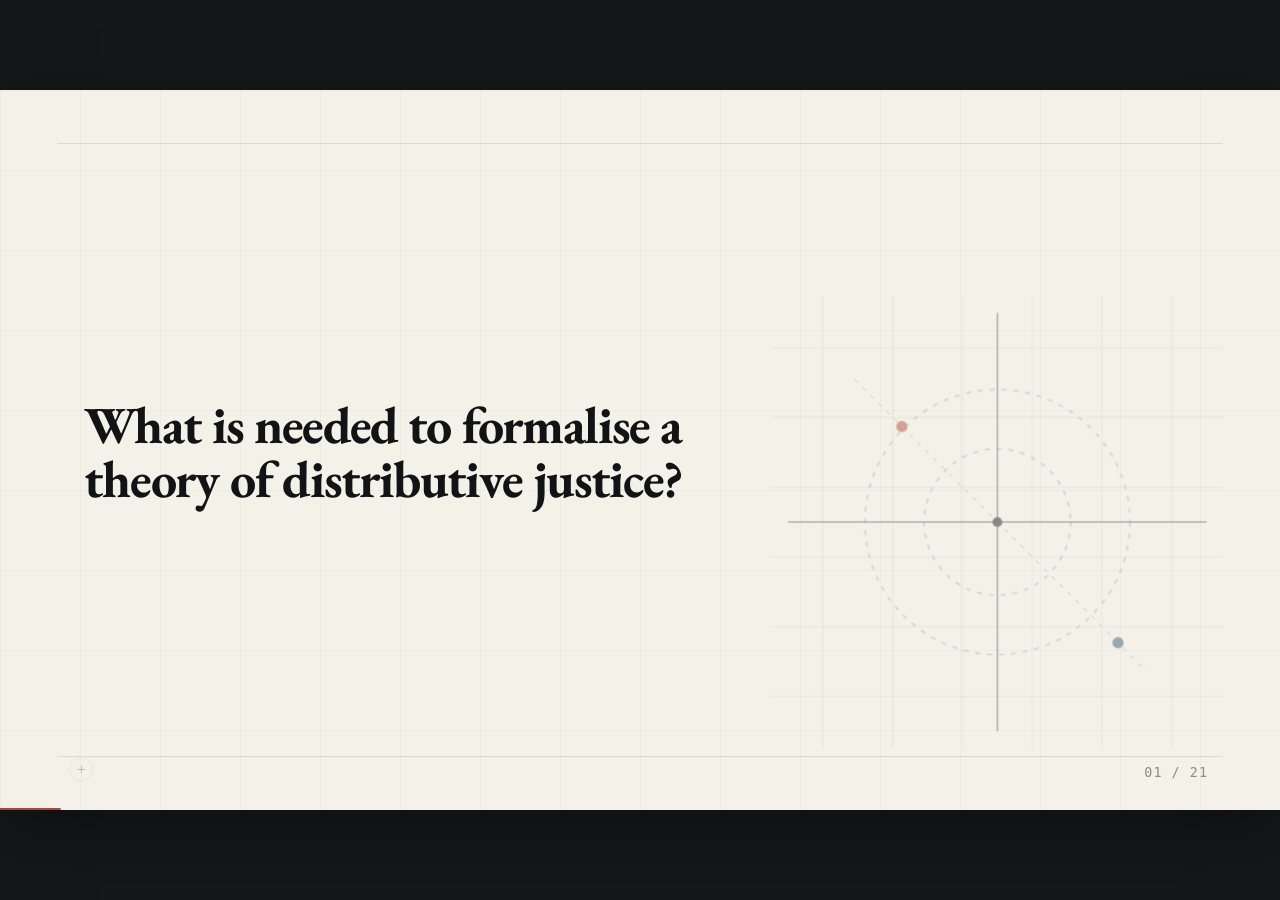
<file: presentations/distributive_justice_cartesian_slide8_item2_highlighted.html>
<!DOCTYPE html>

<html lang="en">
<head>
<meta charset="utf-8"/>
<meta content="width=device-width,initial-scale=1,viewport-fit=cover" name="viewport"/>
<title>What is needed to formalise a theory of distributive justice?</title>
<style>
@import url("https://fonts.googleapis.com/css2?family=EB+Garamond:ital,wght@0,400..800;1,400..800&display=swap");
:root{
  --paper:#f4f1e9;
  --ink:#151719;
  --muted:#6f7478;
  --hair:rgba(21,23,25,.15);
  --hair2:rgba(21,23,25,.08);
  --red:#b84a3c;
  --blue:#365d78;
  --stage-w:1920;
  --stage-h:1080;
}
*{box-sizing:border-box}
html,body{width:100%;height:100%;margin:0;overflow:hidden;background:#161719;color:var(--ink)}
body{font-family:"Helvetica Neue","Avenir Next","Segoe UI",sans-serif;-webkit-font-smoothing:antialiased}
.viewport{position:fixed;inset:0;display:grid;place-items:center;background:#161719}
.stage{position:absolute;left:50%;top:50%;width:1920px;height:1080px;transform-origin:center center;background:var(--paper);overflow:hidden;box-shadow:0 30px 100px rgba(0,0,0,.35)}
.slide{position:absolute;inset:0;padding:118px 128px 104px;visibility:hidden;opacity:0;pointer-events:none;transition:opacity .38s ease,visibility .38s step-end;background:
 linear-gradient(rgba(21,23,25,.028) 1px,transparent 1px),
 linear-gradient(90deg,rgba(21,23,25,.028) 1px,transparent 1px),
 var(--paper);background-size:120px 120px,120px 120px,auto}
.slide::before{content:"";position:absolute;inset:80px 86px;border-top:1px solid var(--hair);border-bottom:1px solid var(--hair);pointer-events:none}
.slide.active{visibility:visible;opacity:1;pointer-events:auto;transition:opacity .42s ease}
.slide.active .reveal{animation:rise .62s cubic-bezier(.2,.72,.2,1) both}
.slide.active .reveal.d2{animation-delay:.08s}.slide.active .reveal.d3{animation-delay:.16s}.slide.active .reveal.d4{animation-delay:.24s}
@keyframes rise{from{opacity:0;transform:translateY(18px)}to{opacity:1;transform:none}}

/* typography */
h1,h2,p{margin:0}
h1{font-size:88px;line-height:.98;letter-spacing:-.048em;font-weight:650;max-width:1500px}
.lead{font-size:42px;line-height:1.38;letter-spacing:-.018em;max-width:1510px}
.body{font-size:35px;line-height:1.46;letter-spacing:-.013em;max-width:1530px}
.body.dense{font-size:30px;line-height:1.48;max-width:1610px}
.body.compact{font-size:28px;line-height:1.43;max-width:1650px}
.small{font-size:25px;line-height:1.42}
em{font-family:"Iowan Old Style","Palatino Linotype",Georgia,serif;font-style:italic}
strong{font-weight:700}
.metric{box-shadow:inset 0 -.14em 0 rgba(184,74,60,.22)}
.pattern{box-shadow:inset 0 -.14em 0 rgba(54,93,120,.20)}
.scope{box-shadow:inset 0 -.14em 0 rgba(21,23,25,.12)}
a{color:inherit;text-decoration:none}
a.theory{border-bottom:2px solid rgba(54,93,120,.28);transition:border-color .2s,color .2s}
a.theory:hover{color:var(--blue);border-color:var(--blue)}

/* chrome */
.counter{position:absolute;right:108px;bottom:47px;font:500 20px/1 "SFMono-Regular",Consolas,monospace;letter-spacing:.08em;color:rgba(21,23,25,.47);z-index:6}
.progress{position:absolute;left:0;bottom:0;height:3px;background:var(--red);width:0;transition:width .28s ease;z-index:7}
.navhint{position:absolute;left:104px;bottom:43px;width:36px;height:36px;border:1px solid var(--hair);border-radius:50%;opacity:.55;z-index:6}
.navhint::before,.navhint::after{content:"";position:absolute;background:var(--ink);opacity:.55}.navhint::before{width:12px;height:1px;left:11px;top:17px}.navhint::after{height:12px;width:1px;left:17px;top:11px}

/* abstract cartesian decoration */
.field{position:absolute;right:88px;bottom:92px;width:560px;height:560px;opacity:.40;pointer-events:none}
.field svg{width:100%;height:100%}
.axis{stroke:rgba(21,23,25,.52);stroke-width:1.6}.gridline{stroke:rgba(21,23,25,.09);stroke-width:1}.ring{fill:none;stroke:rgba(54,93,120,.24);stroke-width:1.5;stroke-dasharray:7 10}.diag{stroke:rgba(21,23,25,.18);stroke-width:1.2;stroke-dasharray:7 9}.dot-r{fill:var(--red)}.dot-b{fill:var(--blue)}.dot-k{fill:var(--ink)}
.slide.active .orbit{animation:orbit 12s linear infinite;transform-origin:325px 325px}@keyframes orbit{to{transform:rotate(360deg)}}
.slide.active .pulse{animation:pulse 3.6s ease-in-out infinite}@keyframes pulse{50%{opacity:.42;transform:scale(.96)}}

/* layouts */
.title-slide{display:flex;align-items:center}.title-slide .title-wrap{width:62%;position:relative;z-index:2}.title-slide h1{font-size:102px;max-width:1080px}.title-slide .field{right:80px;bottom:88px;width:760px;height:760px;opacity:.72}
.text-slide{display:flex;align-items:center}.text-slide .content{position:relative;z-index:2;width:83%}
.text-slide.right-space .content{width:71%}
.center-quote{display:grid;place-items:center;text-align:center}.center-quote .lead{max-width:1450px;font-size:50px;line-height:1.32}
.two-case{display:grid;grid-template-columns:1fr 1fr;gap:48px;align-content:center}.two-case .intro{grid-column:1/-1;font-size:30px;line-height:1.4;max-width:1550px;margin-bottom:18px}.case{border-top:2px solid var(--ink);padding:30px 30px 34px 0;font-size:36px;line-height:1.38}.case:nth-of-type(2){border-color:var(--blue)}
.example{display:grid;grid-template-columns:1.4fr .6fr;gap:86px;align-items:center}.example .body{font-size:32px;line-height:1.5}.example .shape-zone{height:640px;position:relative}
.example .shape-zone .bigdot{position:absolute;border-radius:50%;background:var(--ink)}
.example .shape-zone .tiny{position:absolute;width:12px;height:12px;border-radius:50%;background:var(--blue);opacity:.72}

/* slide 3 graphs */
.graph-slide{display:grid;grid-template-rows:auto 1fr;gap:48px}.graph-slide .body{font-size:31px;line-height:1.42;max-width:1650px}.graphs{display:grid;grid-template-columns:1fr 1fr;gap:48px;align-items:stretch}.graph-card{border-top:1px solid var(--ink);padding-top:20px;display:grid;grid-template-rows:auto 1fr;min-height:550px}.graph-title{font-size:26px;letter-spacing:.03em}.graph-card svg{width:100%;height:100%;overflow:visible}.graph-card img{width:100%;height:100%;max-height:470px;object-fit:contain;object-position:center;margin-top:12px}.g-axis{stroke:var(--ink);stroke-width:2}.g-grid{stroke:rgba(21,23,25,.10);stroke-width:1}.g-line-r{stroke:var(--red);stroke-width:5;fill:none}.g-line-b{stroke:var(--blue);stroke-width:5;fill:none}.g-guide{stroke:rgba(21,23,25,.42);stroke-width:1.4;stroke-dasharray:5 7}.g-dot{fill:var(--red)}

/* desiderata */
.desiderata{display:grid;grid-template-rows:auto auto 1fr;align-content:center;gap:42px}.desiderata .top{font-size:36px;line-height:1.42;max-width:1500px}.desiderata .mid{font-size:31px;line-height:1.5;max-width:1650px;border-left:4px solid var(--blue);padding-left:34px}.desiderata .end{font-size:39px;line-height:1.35;max-width:1500px;align-self:end;margin-bottom:56px}

/* birthday */
.birthday{display:grid;grid-template-columns:1fr 1fr;gap:70px;align-items:center}.birthday .body{font-size:29px;line-height:1.47}.bars{height:610px;display:flex;align-items:center;justify-content:center;position:relative}.bars::before,.bars::after{content:"";position:absolute;left:10%;right:10%;height:2px;background:var(--hair)}.bars::before{top:31%}.bars::after{top:69%}.bars .bar{position:absolute;left:18%;height:22px;border-radius:20px;background:var(--blue);transform-origin:left;animation:none}.slide.active .bars .bar{animation:grow 1s cubic-bezier(.2,.7,.2,1) both}.bars .b1{top:28%;width:55%;animation-delay:.14s}.bars .b2{top:66%;width:55%;background:var(--red);animation-delay:.3s}.bars .estate{position:absolute;right:12%;top:44%;width:120px;height:120px;border:2px solid var(--ink);border-radius:50%;background:var(--paper)}@keyframes grow{from{transform:scaleX(.05);opacity:.2}to{transform:scaleX(1);opacity:1}}

/* tuple */
.tuple-slide{display:grid;grid-template-columns:1.3fr .7fr;gap:90px;align-items:center}.tuple-slide .body{font-size:31px;line-height:1.48}.tuple{font:500 86px/1.15 "Iowan Old Style",Georgia,serif;letter-spacing:-.025em;color:var(--ink);position:relative}.tuple::after{content:"";position:absolute;left:-24px;right:-24px;bottom:-26px;height:2px;background:linear-gradient(90deg,var(--red),var(--blue))}

/* end */
.end-slide{display:grid;place-items:center;text-align:center}.end-slide .body{font-size:58px;letter-spacing:-.03em}.end-slide a{border-bottom:1px solid var(--hair);transition:color .2s,border-color .2s}.end-slide a:hover{color:var(--red);border-color:var(--red)}

/* appendix */
.appendix{display:grid;grid-template-rows:auto 1fr;gap:28px}.appendix h1{font-size:62px}.appendix .rules{display:grid;grid-template-columns:1fr 1fr 1.08fr;gap:30px;align-items:start}.rule{border-top:2px solid var(--ink);padding-top:18px;font-size:24px;line-height:1.42}.rule:nth-child(2){border-color:var(--blue)}.rule:nth-child(3){border-color:var(--red)}.rule .formula{font-family:"Iowan Old Style",Georgia,serif;font-size:31px;line-height:1.55;margin:17px 0 12px}.rule .formula .sum{font-size:1.55em;vertical-align:-.12em}.rule ol{margin:12px 0 0 26px;padding:0}.back{position:absolute;right:112px;top:106px;width:48px;height:48px;border:1px solid var(--hair);border-radius:50%;display:grid;place-items:center;font-size:27px;transition:background .2s}.back:hover{background:rgba(21,23,25,.06)}

/* overview */
.overview{position:fixed;inset:0;background:#161719;z-index:100;display:none;padding:28px;overflow:auto;grid-template-columns:repeat(4,minmax(240px,1fr));gap:20px}.overview.open{display:grid}.thumb{aspect-ratio:16/9;background:var(--paper);position:relative;cursor:pointer;border:2px solid transparent;overflow:hidden}.thumb:hover{border-color:var(--red)}.thumb iframe{width:1920px;height:1080px;transform:scale(.135);transform-origin:top left;pointer-events:none}.thumb-num{position:absolute;right:8px;bottom:5px;font:600 12px/1 monospace;color:#666;background:rgba(244,241,233,.85);padding:3px 5px}

@media (prefers-reduced-motion:reduce){*,*::before,*::after{animation-duration:.001ms!important;animation-iteration-count:1!important;transition-duration:.001ms!important}}



/* Revision: simpler Cartesian system, justified paragraphs, no text-image collisions */
.body, .body p, .graph-slide .body, .example .body, .birthday .body, .tuple-slide .body,
.two-case .intro, .case, .desiderata .top, .desiderata .mid, .desiderata .end, .rule {
  text-align: justify;
  text-align-last: left;
  hyphens: auto;
}
.center-quote .lead, .title-slide h1, .end-slide .body { text-align: center; text-align-last: center; hyphens: none; }
.text-slide.right-space .content { width: 64%; max-width: 1120px; }
.text-slide:not(.title-slide) .field { right: 128px; bottom: 138px; width: 440px; height: 440px; opacity: .22; z-index: 1; }
.text-slide .content { z-index: 3; }
.text-slide:not(.right-space) .content { width: 91%; max-width: 1580px; }
.example { grid-template-columns: minmax(0, 1.25fr) 430px; gap: 72px; }
.example .body { font-size: 29px; line-height: 1.48; }
.example .shape-zone { height: 470px; opacity: .25; align-self:center; }
.birthday { grid-template-columns: minmax(0, 1fr) 360px; gap: 58px; }
.birthday .body { font-size: 27px; line-height: 1.45; }
.birthday .field { width: 360px !important; height: 360px !important; opacity:.24 !important; }
.tuple-slide { grid-template-columns: minmax(0, 1fr) 350px; gap: 58px; }
.tuple-slide .body { font-size: 29px; line-height: 1.47; }
.tuple-slide .tuple { height: 300px !important; opacity:.28; }
.graph-card img { max-height: 420px; }
.graphs { gap: 60px; }
.theory-link { border-bottom: 2px solid rgba(54,93,120,.32); color: inherit; cursor: pointer; }
.theory-link:hover { color: var(--blue); border-color: var(--blue); }
.definition-modal { position: fixed; inset: 0; z-index: 100; display: none; align-items: center; justify-content: center; }
.definition-modal.open { display: flex; }
.definition-scrim { position: absolute; inset: 0; background: rgba(12,14,16,.62); backdrop-filter: blur(8px); }
.definition-card { position: relative; width: min(1120px, 82vw); max-height: 82vh; overflow: auto; background: var(--paper); color: var(--ink); padding: 58px 64px 62px; border: 1px solid rgba(21,23,25,.22); box-shadow: 0 24px 90px rgba(0,0,0,.36); }
.definition-card::before { content:""; position:absolute; inset: 26px; border-top:1px solid var(--hair); border-bottom:1px solid var(--hair); pointer-events:none; }
.definition-kicker { font: 600 18px/1 "SFMono-Regular",Consolas,monospace; letter-spacing:.18em; color: var(--blue); text-transform: uppercase; margin-bottom: 22px; }
.definition-card h2 { margin:0 0 28px; font-size: 54px; line-height:1; letter-spacing:-.035em; }
.definition-body { font-size: 29px; line-height: 1.45; text-align: justify; text-align-last:left; }
.definition-body .formula { font-family:"Iowan Old Style",Georgia,serif; font-size: 42px; line-height:1.35; margin: 22px 0 18px; white-space: nowrap; }
.definition-body .formula.inline { font-size: 24px; white-space: normal; margin: 0 4px; }
.definition-body .sum { font-size: 1.52em; vertical-align: -.12em; }
.definition-body ol { margin: 16px 0 18px 30px; padding: 0; }
.definition-body li { margin: 11px 0; }
.definition-close { position: absolute; right: 36px; top: 30px; width: 46px; height: 46px; border: 1px solid var(--hair); background: transparent; border-radius: 50%; font-size: 34px; line-height: 1; cursor: pointer; color: var(--ink); }
.definition-close:hover { background: rgba(21,23,25,.06); }


/* Final pass: calibrated type scale, cleaner graph slide, and animated Cartesian ornaments */
.slide{padding:104px 122px 92px;}
h1{font-size:80px;line-height:1.02;letter-spacing:-.045em;}
.title-slide h1{font-size:82px;max-width:1120px;text-align:left;text-align-last:left;}
.lead{font-size:37px;line-height:1.42;letter-spacing:-.014em;max-width:1320px;}
.body{font-size:30px;line-height:1.48;letter-spacing:-.01em;}
.body.dense{font-size:27.5px;line-height:1.47;}
.body.compact{font-size:26px;line-height:1.45;}
.body,.body p,.lead,.graph-slide .body,.example .body,.birthday .body,.tuple-slide .body,.two-case .intro,.case,.desiderata .top,.desiderata .mid,.desiderata .end,.rule{text-align:justify;text-align-last:left;hyphens:auto;}
.end-slide .body,.title-slide h1{hyphens:none;}
.text-slide{align-items:center;}.text-slide .content{position:relative;z-index:3;}.text-slide.right-space .content{width:68%;max-width:1180px;}.text-slide:not(.right-space) .content{width:76%;max-width:1320px;}.text-slide:not(.title-slide) .field{right:118px;bottom:125px;width:390px;height:390px;opacity:.17;z-index:1;}.title-slide .field{width:700px;height:700px;right:70px;bottom:86px;opacity:.56;}
.center-quote{display:flex;align-items:center;justify-content:flex-start;text-align:left;}.center-quote .lead{font-size:36px;line-height:1.46;max-width:1180px;text-align:justify;text-align-last:left;margin-left:0;z-index:3;}.center-quote .field{right:122px;bottom:120px;width:390px;height:390px;opacity:.18!important;z-index:1;}
.two-case{gap:46px;}.two-case .intro{font-size:27.5px;line-height:1.46;margin-bottom:8px;}.case{font-size:31px;line-height:1.42;}
.desiderata{gap:32px;}.desiderata .top{font-size:31px;line-height:1.46;max-width:1440px;}.desiderata .mid{font-size:27.5px;line-height:1.48;max-width:1500px;}.desiderata .end{font-size:33px;line-height:1.38;max-width:1430px;margin-bottom:32px;}
.example{grid-template-columns:minmax(0,1fr) 365px;gap:54px;align-items:center;}.example .body{font-size:27.2px;line-height:1.47;}.example .shape-zone{height:390px;opacity:.20;align-self:center;}
.birthday{grid-template-columns:minmax(0,1fr) 330px;gap:46px;align-items:center;}.birthday .body{font-size:24.8px;line-height:1.43;}.birthday .field{position:relative!important;right:auto!important;bottom:auto!important;width:330px!important;height:330px!important;opacity:.22!important;}
.tuple-slide{grid-template-columns:minmax(0,1fr) 325px;gap:42px;align-items:center;}.tuple-slide .body{font-size:27.2px;line-height:1.46;}.tuple-slide .tuple{height:260px!important;opacity:.26;font-size:0;}.end-slide .body{font-size:46px;letter-spacing:-.025em;text-align:center;text-align-last:center;}
.graph-slide{grid-template-rows:auto 1fr;gap:34px;}.graph-slide .body{font-size:26.8px;line-height:1.45;max-width:1660px;}.graphs{grid-template-columns:1fr 1fr;gap:70px;align-items:stretch;}.graph-card{border-top:1.5px solid rgba(21,23,25,.78);padding-top:18px;min-height:480px;}.graph-title{font-size:22px;letter-spacing:.08em;text-transform:uppercase;color:rgba(21,23,25,.78);font-weight:650;}.clean-graph{width:100%;height:100%;min-height:390px;display:block;margin-top:8px;}.cg-axis{stroke:rgba(21,23,25,.78);stroke-width:2.1;fill:none;}.cg-faint{stroke:rgba(21,23,25,.075);stroke-width:1;fill:none;}.cg-line{stroke-width:5.5;fill:none;stroke-linecap:round;stroke-linejoin:round;}.cg-line.red{stroke:var(--red);}.cg-line.blue{stroke:var(--blue);}.cg-guide{stroke:rgba(54,93,120,.24);stroke-width:1.4;stroke-dasharray:5 9;fill:none;}.cg-dot{fill:var(--ink);opacity:.86;}.red-dot{fill:var(--red);}.blue-dot{fill:var(--blue);}.cg-label{font:500 18px/1 "SFMono-Regular",Consolas,monospace;letter-spacing:.03em;fill:rgba(21,23,25,.58);}.slide.active .draw-line{stroke-dasharray:900;stroke-dashoffset:900;animation:drawCurve 1.3s cubic-bezier(.25,.8,.2,1) forwards;}.slide.active .cg-dot{animation:softAppear .8s ease both;animation-delay:.55s}.slide.active .cg-dot.d1{animation-delay:.75s}.slide.active .cg-dot.d2{animation-delay:.95s}@keyframes drawCurve{to{stroke-dashoffset:0}}@keyframes softAppear{from{opacity:0;transform:scale(.65)}to{opacity:.86;transform:scale(1)}}
.definition-card{width:min(980px,78vw);max-height:78vh;padding:46px 54px 52px;}.definition-card h2{font-size:40px;margin-bottom:20px;}.definition-kicker{font-size:15px;margin-bottom:16px;}.definition-body{font-size:22px;line-height:1.43;text-align:justify;text-align-last:left;}.definition-body .formula{font-size:30px;line-height:1.25;margin:16px 0 14px;white-space:normal;}.definition-body .formula.inline{font-size:20px;}.definition-body li{margin:7px 0;}.definition-close{width:40px;height:40px;font-size:28px;right:28px;top:24px;}
.field svg,.shape-zone svg,.tuple svg{overflow:visible;}.dot-r,.dot-b,.dot-k,.ring,.axis{transform-box:fill-box;transform-origin:center;}.slide.active[data-slide="2"] .dot-r,.slide.active[data-slide="2"] .dot-b,.slide.active[data-slide="6"] .dot-r,.slide.active[data-slide="6"] .dot-b,.slide.active[data-slide="9"] .dot-r,.slide.active[data-slide="14"] .dot-r,.slide.active[data-slide="14"] .dot-b,.slide.active[data-slide="18"] .dot-r,.slide.active[data-slide="18"] .dot-b{animation:dotDrift 5.2s ease-in-out infinite alternate;}.slide.active[data-slide="4"] .axis,.slide.active[data-slide="7"] .axis,.slide.active[data-slide="11"] .axis,.slide.active[data-slide="15"] .axis,.slide.active[data-slide="19"] .axis{animation:axisShift 6s ease-in-out infinite alternate;}.slide.active[data-slide="1"] .ring,.slide.active[data-slide="8"] .ring,.slide.active[data-slide="16"] .ring,.slide.active[data-slide="17"] .ring{animation:ringBreathe 5.6s ease-in-out infinite alternate;}@keyframes dotDrift{0%{transform:translate(0,0)}100%{transform:translate(10px,-8px)}}@keyframes axisShift{0%{transform:translateX(-4px)}100%{transform:translateX(7px)}}@keyframes ringBreathe{0%{transform:scale(.96);opacity:.18}100%{transform:scale(1.05);opacity:.34}}
@media (prefers-reduced-motion:reduce){.slide.active .draw-line,.slide.active .cg-dot{animation:none!important;stroke-dashoffset:0!important}}


/* QC pass: slide-by-slide type balancing and spacing. Text content unchanged. */
:root{--ink:#111315;--muted:#555b60;--red:#ad453a;--blue:#305a76;}
.slide{padding:96px 126px 90px;}
.slide::before{inset:80px 86px;}
.body,.lead,.two-case .intro,.case,.desiderata .top,.desiderata .mid,.desiderata .end,.rule,.definition-body{
  text-align:justify !important;
  text-align-last:left !important;
  hyphens:auto;
  color:var(--ink);
}
.title-slide h1,.end-slide .body{hyphens:none;text-align:left;text-align-last:left;}
.title-slide h1{font-size:74px;line-height:1.04;letter-spacing:-.04em;max-width:1040px;}
.title-slide .field{width:680px;height:680px;opacity:.42;right:84px;bottom:92px;}

/* General paragraphs: neither handout-tiny nor poster-huge */
.body{font-size:30px;line-height:1.46;}
.body.dense{font-size:27px;line-height:1.47;}
.body.compact{font-size:26px;line-height:1.45;}
.text-slide:not(.title-slide) .content{width:74%;max-width:1320px;}
.text-slide.right-space .content{width:66%;max-width:1160px;}
.text-slide:not(.title-slide) .field{width:360px;height:360px;right:126px;bottom:150px;opacity:.13;}

/* Short argumentative slides: justified, not oversized */
.center-quote{display:flex;align-items:center;justify-content:flex-start;text-align:left;}
.center-quote .lead{font-size:32px;line-height:1.47;max-width:1080px;margin-left:0;position:relative;z-index:3;}
.center-quote .field{width:355px!important;height:355px!important;right:128px!important;bottom:150px!important;opacity:.16!important;z-index:1;}
.slide[data-slide="8"] .lead,.slide[data-slide="9"] .lead{font-size:33px;max-width:1040px;}
.slide[data-slide="17"] .lead{font-size:30px;line-height:1.47;max-width:1110px;}

/* Slide 3: cleaner graphs, better vertical economy */
.graph-slide{grid-template-rows:auto 1fr;gap:24px;}
.graph-slide .body{font-size:25.5px;line-height:1.42;max-width:1620px;}
.graphs{gap:76px;margin-top:0;align-items:stretch;}
.graph-card{min-height:520px;padding-top:16px;border-top:1.4px solid rgba(17,19,21,.66);}
.graph-title{font-size:21px;letter-spacing:.12em;font-weight:650;color:rgba(17,19,21,.72);}
.clean-graph{min-height:420px;margin-top:4px;}
.cg-faint{stroke:rgba(17,19,21,.055);}
.cg-axis{stroke:rgba(17,19,21,.70);stroke-width:1.9;}
.cg-line{stroke-width:4.8;}
.cg-label{fill:rgba(17,19,21,.56);font-size:17px;}
.cg-guide{stroke:rgba(48,90,118,.20);stroke-width:1.25;stroke-dasharray:4 10;}
.cg-dot{opacity:.78;}

/* Dense argumentative slides */
.slide[data-slide="4"] .body{font-size:25.5px;line-height:1.43;max-width:1200px;}
.slide[data-slide="6"] .body{font-size:29px;line-height:1.46;max-width:1180px;}
.slide[data-slide="7"] .body{font-size:30px;line-height:1.46;max-width:1080px;}
.slide[data-slide="11"] .body{font-size:27.2px;line-height:1.45;max-width:1160px;}
.slide[data-slide="12"] .body{font-size:25.2px;line-height:1.44;max-width:1460px;}
.slide[data-slide="13"] .top{font-size:28px;line-height:1.43;max-width:1420px;}
.slide[data-slide="13"] .mid{font-size:25.8px;line-height:1.44;max-width:1480px;}
.slide[data-slide="13"] .end{font-size:30px;line-height:1.38;max-width:1410px;margin-bottom:18px;}

/* Examples: keep abstract ornament separate; no image/text collisions */
.example{grid-template-columns:minmax(0,1fr) 320px;gap:54px;align-items:center;}
.example .body{font-size:24.3px;line-height:1.43;max-width:1270px;}
.example .shape-zone{height:330px;opacity:.16;z-index:1;}
.slide[data-slide="14"] .body{font-size:22.5px;line-height:1.39;}
.slide[data-slide="15"] .body{font-size:24px;line-height:1.42;}
.slide[data-slide="16"] .body{font-size:23.2px;line-height:1.40;}

/* Case and claim machinery */
.two-case{grid-template-columns:1fr 1fr;gap:54px;align-content:center;}
.two-case .intro{font-size:25px;line-height:1.43;margin-bottom:8px;}
.case{font-size:29px;line-height:1.39;}
.birthday{grid-template-columns:minmax(0,1fr) 300px;gap:42px;align-items:center;}
.birthday .body{font-size:22.8px;line-height:1.38;max-width:1320px;}
.birthday .field{width:300px!important;height:300px!important;opacity:.17!important;}
.tuple-slide{grid-template-columns:minmax(0,1fr) 280px;gap:42px;}
.tuple-slide .body{font-size:25.5px;line-height:1.43;max-width:1380px;}
.tuple-slide .tuple{height:220px!important;opacity:.20;}
.end-slide{place-items:center;}
.end-slide .body{font-size:40px;text-align:center;text-align-last:center;}

/* Definition popups: readable, not slide-sized */
.definition-card{width:min(880px,74vw);max-height:76vh;padding:40px 48px 46px;}
.definition-card h2{font-size:36px;line-height:1.05;margin-bottom:16px;}
.definition-kicker{font-size:14px;margin-bottom:14px;}
.definition-body{font-size:19.5px;line-height:1.39;}
.definition-body .formula{font-size:25px;line-height:1.24;margin:12px 0 10px;white-space:normal;}
.definition-body .formula.inline{font-size:18px;}
.definition-body ol{margin:10px 0 10px 24px;}
.definition-body li{margin:5px 0;}
.definition-close{width:36px;height:36px;font-size:25px;right:24px;top:22px;}

/* More legible minimalist animation. Each slide varies without becoming informative. */
.field svg,.shape-zone svg,.tuple svg,.clean-graph{overflow:visible;}
.dot-r,.dot-b,.dot-k,.ring,.axis{transform-box:fill-box;transform-origin:center;will-change:transform,opacity;}
.slide.active[data-slide="2"] .dot-r,.slide.active[data-slide="2"] .dot-b,
.slide.active[data-slide="6"] .dot-r,.slide.active[data-slide="6"] .dot-b,
.slide.active[data-slide="9"] .dot-r,.slide.active[data-slide="14"] .dot-r,
.slide.active[data-slide="14"] .dot-b,.slide.active[data-slide="18"] .dot-r,
.slide.active[data-slide="18"] .dot-b{animation:dotFloatQC 6s ease-in-out infinite alternate;}
.slide.active[data-slide="4"] .axis,.slide.active[data-slide="7"] .axis,
.slide.active[data-slide="11"] .axis,.slide.active[data-slide="15"] .axis,
.slide.active[data-slide="19"] .axis{animation:axisSlideQC 7s ease-in-out infinite alternate;}
.slide.active[data-slide="1"] .ring,.slide.active[data-slide="8"] .ring,
.slide.active[data-slide="16"] .ring,.slide.active[data-slide="17"] .ring{animation:ringPulseQC 6.5s ease-in-out infinite alternate;}
@keyframes dotFloatQC{0%{transform:translate(0,0)}50%{transform:translate(6px,-4px)}100%{transform:translate(-4px,7px)}}
@keyframes axisSlideQC{0%{transform:translateX(-3px)}100%{transform:translateX(5px)}}
@keyframes ringPulseQC{0%{transform:scale(.97);opacity:.16}100%{transform:scale(1.045);opacity:.29}}



/* Specific correction pass requested 27 Aug: visible ornament motion, slide 12 spacing, examples, and stacked sums */
.desiderata{
  display:flex !important;
  flex-direction:column !important;
  justify-content:center !important;
  align-items:flex-start !important;
  gap:30px !important;
}
.desiderata .top{font-size:29px !important;line-height:1.43 !important;max-width:1450px !important;}
.desiderata .mid{font-size:27px !important;line-height:1.43 !important;max-width:1510px !important;border-left:3px solid var(--blue) !important;padding-left:30px !important;}
.desiderata .end{font-size:30px !important;line-height:1.36 !important;max-width:1450px !important;margin:0 !important;}

/* Example slides: larger text, smaller ornament, no collision */
.example{grid-template-columns:minmax(0,1fr) 250px !important;gap:44px !important;}
.example .body{font-size:28px !important;line-height:1.42 !important;max-width:1370px !important;}
.slide[data-slide="14"] .body{font-size:26.6px !important;line-height:1.39 !important;max-width:1380px !important;}
.slide[data-slide="15"] .body,.slide[data-slide="16"] .body{font-size:28px !important;line-height:1.42 !important;max-width:1365px !important;}
.example .shape-zone{height:260px !important;width:250px !important;opacity:.13 !important;align-self:center !important;}
.example .shape-zone svg{width:250px !important;height:250px !important;}

/* Make the decorative Cartesian motions visible, varied, and still non-informative */
.field svg,.shape-zone svg,.tuple svg{overflow:visible;}
.dot-r,.dot-b,.dot-k,.axis,.ring,.diag,.gridline{transform-box:fill-box;transform-origin:center;will-change:transform,opacity,stroke-dashoffset;}
.slide.active.motion-dots .dot-r{animation:cartDotA 3.8s ease-in-out infinite alternate !important;}
.slide.active.motion-dots .dot-b{animation:cartDotB 4.4s ease-in-out infinite alternate !important;}
.slide.active.motion-dots .dot-k{animation:cartDotC 5s ease-in-out infinite alternate !important;}
.slide.active.motion-axis .axis{animation:cartAxisSweep 4.8s ease-in-out infinite alternate !important;}
.slide.active.motion-axis .diag{animation:cartDiagDrift 5.6s ease-in-out infinite alternate !important;}
.slide.active.motion-rings .ring{animation:cartRingPulse 4.8s ease-in-out infinite alternate !important;}
.slide.active.motion-rings .ring:nth-of-type(even){animation-duration:5.9s !important;}
.slide.active.motion-rings .dot-r,.slide.active.motion-rings .dot-b{animation:cartDotSmall 5.2s ease-in-out infinite alternate !important;}
@keyframes cartDotA{0%{transform:translate(0,0);opacity:.72}100%{transform:translate(18px,-13px);opacity:1}}
@keyframes cartDotB{0%{transform:translate(0,0);opacity:.72}100%{transform:translate(-15px,16px);opacity:1}}
@keyframes cartDotC{0%{transform:translate(0,0);opacity:.55}100%{transform:translate(8px,10px);opacity:.85}}
@keyframes cartDotSmall{0%{transform:translate(0,0)}100%{transform:translate(8px,-6px)}}
@keyframes cartAxisSweep{0%{transform:translateX(-12px) translateY(0);opacity:.42}100%{transform:translateX(12px) translateY(4px);opacity:.66}}
@keyframes cartDiagDrift{0%{transform:translate(-8px,5px);opacity:.12}100%{transform:translate(9px,-7px);opacity:.24}}
@keyframes cartRingPulse{0%{transform:scale(.88) rotate(0deg);opacity:.12;stroke-dashoffset:0}100%{transform:scale(1.09) rotate(10deg);opacity:.35;stroke-dashoffset:34}}

/* Properly stacked summation notation in pop-up definitions */
.sumwrap{display:inline-grid;grid-template-rows:auto auto auto;justify-items:center;align-items:center;vertical-align:middle;margin:0 .16em;line-height:.82;position:relative;top:.05em;}
.sumwrap .sum-top{font-size:.43em;line-height:1;margin-bottom:-.08em;}
.sumwrap .sum-symbol{font-size:1.55em;line-height:.75;}
.sumwrap .sum-bottom{font-size:.39em;line-height:1;margin-top:-.03em;}
.definition-body .formula .sumwrap{font-size:1em;}
.definition-body .formula.inline .sumwrap{font-size:.88em;margin:0 .08em;}
.definition-body sub,.definition-body sup{font-size:.62em;}
.definition-body .formula{font-size:28px !important;}
.definition-body .formula.inline{font-size:18px !important;}

@media (prefers-reduced-motion:reduce){
  .slide.active.motion-dots .dot-r,.slide.active.motion-dots .dot-b,.slide.active.motion-dots .dot-k,
  .slide.active.motion-axis .axis,.slide.active.motion-axis .diag,
  .slide.active.motion-rings .ring,.slide.active.motion-rings .dot-r,.slide.active.motion-rings .dot-b{animation:none!important;}
}


/* Slide 12 now uses a small low-opacity Cartesian ornament, without creating dead middle space */
.slide[data-slide="13"] .field{position:absolute !important;right:126px !important;bottom:134px !important;width:300px !important;height:300px !important;opacity:.11 !important;z-index:1 !important;}
.slide[data-slide="13"] .top,.slide[data-slide="13"] .mid,.slide[data-slide="13"] .end{position:relative;z-index:3;}


/* EB Garamond + final requested refinements */
body, h1, h2, .lead, .body, .small, .graph-title, .case, .two-case .intro,
.desiderata .top, .desiderata .mid, .desiderata .end, .definition-card,
.definition-body, .definition-kicker, .rule, .end-slide .body {
  font-family: "EB Garamond", Garamond, Georgia, serif !important;
}
body { font-weight: 450; }
h1 { font-weight: 700 !important; letter-spacing: -0.026em !important; }
.title-slide h1 { font-size: 78px !important; line-height: 1.04 !important; max-width: 1110px !important; }
.lead, .body, .case, .two-case .intro, .desiderata .top, .desiderata .mid, .desiderata .end { font-weight: 450; }
em { font-family: "EB Garamond", Garamond, Georgia, serif !important; font-style: italic; }
.graph-title { font-size: 22px !important; letter-spacing: .05em !important; text-transform: none !important; font-variant: small-caps; }
.counter, .cg-label, .navhint, .thumb-num { font-family: "SFMono-Regular", Consolas, monospace !important; }

/* Birthday uses the same triptych structure as The three desiderata */
.birthday-slide { 
  display: flex !important; 
  flex-direction: column !important; 
  justify-content: center !important; 
  align-items: flex-start !important; 
  gap: 30px !important; 
}
.birthday-slide .top{font-size:29px !important;line-height:1.43 !important;max-width:1450px !important;}
.birthday-slide .mid{font-size:27px !important;line-height:1.43 !important;max-width:1510px !important;border-left:3px solid var(--blue) !important;padding-left:30px !important;}
.birthday-slide .end{font-size:30px !important;line-height:1.36 !important;max-width:1450px !important;margin:0 !important;}
.birthday-slide .field{position:absolute !important;right:126px !important;bottom:134px !important;width:300px !important;height:300px !important;opacity:.11 !important;z-index:1 !important;}
.birthday-slide .top,.birthday-slide .mid,.birthday-slide .end{position:relative;z-index:3;text-align:justify !important;text-align-last:left !important;}

/* Visible but still ornamental Cartesian animation */
.field, .shape-zone, .tuple { position: relative; }
.text-slide .field, .title-slide .field, .center-quote .field, .slide[data-slide="13"] .field, .birthday-slide .field { position:absolute !important; }
.slide.active.motion-dots .dot-r{animation:cartesianPointOne 3.2s ease-in-out infinite alternate !important;}
.slide.active.motion-dots .dot-b{animation:cartesianPointTwo 3.9s ease-in-out infinite alternate !important;}
.slide.active.motion-dots .dot-k{animation:cartesianPointThree 4.7s ease-in-out infinite alternate !important;}
.slide.active.motion-rings .ring{animation:cartesianCircle 4.5s ease-in-out infinite alternate !important;}
.slide.active.motion-rings .ring:nth-of-type(2n){animation:cartesianCircle2 5.3s ease-in-out infinite alternate !important;}
.slide.active.motion-axis .axis{animation:cartesianAxis 4.8s ease-in-out infinite alternate !important;}
.slide.active.motion-axis .diag{animation:cartesianDiag 5.2s ease-in-out infinite alternate !important;}
.slide.active.motion-axis .field::after,
.slide.active.motion-axis .shape-zone::after,
.slide.active.motion-axis .tuple::after{
  content:"0";
  position:absolute;
  left:50%;top:50%;
  transform:translate(-50%,-50%);
  font-family:"EB Garamond", Garamond, Georgia, serif;
  font-size:28px;
  font-style:italic;
  color:rgba(17,19,21,.56);
  animation:zeroSlide 4.6s ease-in-out infinite alternate;
  pointer-events:none;
}
.slide.active.motion-dots .field::after,
.slide.active.motion-dots .shape-zone::after{
  content:"";
  position:absolute;
  left:50%;top:50%;
  width:8px;height:8px;border-radius:50%;background:var(--ink);opacity:.42;
  animation:originPulse 3.8s ease-in-out infinite alternate;
}
@keyframes cartesianPointOne{0%{transform:translate(0,0);opacity:.66}100%{transform:translate(26px,-17px);opacity:1}}
@keyframes cartesianPointTwo{0%{transform:translate(0,0);opacity:.62}100%{transform:translate(-21px,22px);opacity:.98}}
@keyframes cartesianPointThree{0%{transform:translate(0,0);opacity:.50}100%{transform:translate(12px,14px);opacity:.82}}
@keyframes cartesianCircle{0%{transform:scale(.86);opacity:.10;stroke-dashoffset:0}100%{transform:scale(1.10);opacity:.36;stroke-dashoffset:44}}
@keyframes cartesianCircle2{0%{transform:scale(1.08);opacity:.11;stroke-dashoffset:18}100%{transform:scale(.92);opacity:.30;stroke-dashoffset:-30}}
@keyframes cartesianAxis{0%{transform:translate(-18px,0);opacity:.42}100%{transform:translate(18px,5px);opacity:.70}}
@keyframes cartesianDiag{0%{transform:translate(-12px,9px);opacity:.12}100%{transform:translate(13px,-10px);opacity:.28}}
@keyframes zeroSlide{0%{transform:translate(calc(-50% - 34px),calc(-50% - 2px));opacity:.28}100%{transform:translate(calc(-50% + 42px),calc(-50% + 3px));opacity:.68}}
@keyframes originPulse{0%{transform:translate(-50%,-50%) scale(.7);opacity:.20}100%{transform:translate(-50%,-50%) scale(1.45);opacity:.48}}

@media (prefers-reduced-motion:reduce){
  .slide.active.motion-dots .dot-r,.slide.active.motion-dots .dot-b,.slide.active.motion-dots .dot-k,
  .slide.active.motion-rings .ring,.slide.active.motion-axis .axis,.slide.active.motion-axis .diag,
  .slide.active.motion-axis .field::after,.slide.active.motion-axis .shape-zone::after,.slide.active.motion-axis .tuple::after,
  .slide.active.motion-dots .field::after,.slide.active.motion-dots .shape-zone::after{animation:none!important;}
}



/* Final correction: axis-line motion, stronger ornaments, faster acceleration, visible summation bounds */
.slide.active.motion-axis .field::after,
.slide.active.motion-axis .shape-zone::after,
.slide.active.motion-axis .tuple::after{
  content:none !important;
  display:none !important;
}

.axis-line{
  stroke:rgba(17,19,21,.64);
  stroke-width:1.8;
  fill:none;
  transform-box:fill-box;
  transform-origin:center;
  will-change:transform,opacity;
}
.slide:not(.example) .axis-line{stroke:rgba(17,19,21,.74) !important;}
.slide:not(.example) .gridline{stroke:rgba(17,19,21,.20) !important;}
.slide:not(.example) .diag{stroke:rgba(17,19,21,.42) !important;}
.slide:not(.example) .ring{stroke:rgba(54,93,120,.66) !important;}
.slide:not(.example) .field{opacity:.40 !important;}
.slide.title-slide .field{opacity:.48 !important;}
.slide:not(.example) .shape-zone,.slide:not(.example) .tuple{opacity:.36 !important;}
.example .shape-zone{opacity:.14 !important;}
.slide[data-slide="14"] .shape-zone,.slide[data-slide="15"] .shape-zone,.slide[data-slide="16"] .shape-zone{opacity:.22 !important;}


.slide.active.motion-dots .dot-r{animation:fastPointR .66s cubic-bezier(.64,-.52,.22,1.62) infinite alternate !important;}
.slide.active.motion-dots .dot-b{animation:fastPointB .78s cubic-bezier(.64,-.52,.22,1.62) infinite alternate !important;}
.slide.active.motion-dots .dot-k{animation:fastPointK .92s cubic-bezier(.64,-.52,.22,1.62) infinite alternate !important;}
.slide.active.motion-axis .axis-y{animation:fastAxisY .74s cubic-bezier(.68,-.48,.22,1.55) infinite alternate !important;}
.slide.active.motion-axis .axis-x{animation:fastAxisX .72s cubic-bezier(.68,-.48,.22,1.55) infinite alternate !important;}
.slide.active.motion-axis .axis{animation:fastAxisFallback .78s cubic-bezier(.68,-.48,.22,1.55) infinite alternate !important;}
.slide.active.motion-axis .diag{animation:fastDiag .92s cubic-bezier(.68,-.48,.22,1.55) infinite alternate !important;}
.slide.active.motion-rings .ring{animation:fastRing 1.18s cubic-bezier(.62,-.30,.25,1.42) infinite alternate !important;}
.slide.active.motion-rings .ring:nth-of-type(2n){animation:fastRingCounter .98s cubic-bezier(.62,-.30,.25,1.42) infinite alternate !important;}
.slide.active.motion-rings .dot-r,.slide.active.motion-rings .dot-b{animation:fastPointSmall 1.05s cubic-bezier(.58,-.45,.25,1.55) infinite alternate !important;}

@keyframes fastPointR{0%{transform:translate(0,0);opacity:.82}100%{transform:translate(24px,-16px);opacity:1}}
@keyframes fastPointB{0%{transform:translate(0,0);opacity:.80}100%{transform:translate(-21px,19px);opacity:1}}
@keyframes fastPointK{0%{transform:translate(0,0);opacity:.72}100%{transform:translate(13px,14px);opacity:.96}}
@keyframes fastPointSmall{0%{transform:translate(0,0);opacity:.78}100%{transform:translate(10px,-8px);opacity:1}}
@keyframes fastAxisY{0%{transform:translateX(-34px);opacity:.62}100%{transform:translateX(34px);opacity:.96}}
@keyframes fastAxisX{0%{transform:translateY(24px);opacity:.62}100%{transform:translateY(-24px);opacity:.96}}
@keyframes fastAxisFallback{0%{transform:translate(-16px,10px);opacity:.52}100%{transform:translate(18px,-12px);opacity:.84}}
@keyframes fastDiag{0%{transform:translate(-9px,6px);opacity:.22}100%{transform:translate(10px,-7px);opacity:.44}}
@keyframes fastRing{0%{transform:scale(.90) rotate(0deg);opacity:.48;stroke-dashoffset:0}100%{transform:scale(1.10) rotate(14deg);opacity:.82;stroke-dashoffset:46}}
@keyframes fastRingCounter{0%{transform:scale(1.07) rotate(0deg);opacity:.44;stroke-dashoffset:18}100%{transform:scale(.92) rotate(-12deg);opacity:.76;stroke-dashoffset:-36}}

/* Appendix formulas: keep i=1 visible below ∑ */
.definition-card{overflow:visible !important;}
.definition-body{overflow:visible !important;}
.definition-body .formula{display:flex !important;align-items:center !important;justify-content:center !important;gap:.14em;line-height:1.45 !important; overflow:visible !important; margin:18px 0 20px !important; white-space:normal !important;}
.definition-body .formula.inline{display:inline-flex !important;align-items:center !important;justify-content:center !important;line-height:1.45 !important;}
.definition-body li{line-height:1.58 !important; margin:8px 0 !important;}
.sumwrap{
  display:inline-flex !important;
  flex-direction:column !important;
  align-items:center !important;
  justify-content:center !important;
  width:1.28em !important;
  margin:0 .10em !important;
  vertical-align:middle !important;
  transform:translateY(.10em) !important;
  line-height:1 !important;
  overflow:visible !important;
}
.sumwrap .sum-top{font-size:.38em !important;line-height:1 !important;margin:0 0 -.06em 0 !important;display:block !important;}
.sumwrap .sum-symbol{font-size:1.44em !important;line-height:.78 !important;margin:0 !important;display:block !important;}
.sumwrap .sum-bottom{font-size:.36em !important;line-height:1 !important;margin:-.04em 0 0 0 !important;display:block !important;}
.definition-body .formula.inline .sumwrap{font-size:1em !important;margin:0 .06em !important;transform:translateY(.15em) !important;}

/* keep modal bounded while allowing tall summation notation to breathe */
.definition-card{overflow-y:auto !important;overflow-x:visible !important;}
.definition-body .formula{padding:.10em 0 .22em !important;}


/* targeted emphasis for slide 12 */
.desiderata-emphasis{
  font-weight:700;
  color:var(--ink);
  position:relative;
  display:inline;
  padding:.02em .04em;
  border-radius:.12em;
}
.slide.active .desiderata-emphasis{
  animation:desidPulse 1.35s ease-in-out infinite alternate;
  box-shadow: inset 0 -.38em 0 rgba(54,93,120,.14);
}
@keyframes desidPulse{
  0%{font-weight:700; box-shadow: inset 0 -.28em 0 rgba(54,93,120,.10); background:rgba(54,93,120,.02)}
  100%{font-weight:800; box-shadow: inset 0 -.52em 0 rgba(54,93,120,.24); background:rgba(54,93,120,.06)}
}


/* uploaded Musk/Bezos photo slide */
.uploaded-photo-wrap{
  position:relative;
  width:100%;
  height:100%;
  display:flex;
  align-items:center;
  justify-content:center;
}
.uploaded-photo{
  width:100%;
  height:100%;
  object-fit:cover;
  object-position:center;
  border-radius:18px;
  opacity:.92;
  filter:grayscale(1) contrast(1.06) brightness(.98);
  box-shadow:0 18px 46px rgba(17,19,21,.16);
}
.uploaded-photo-wrap::before{
  content:"";
  position:absolute;
  inset:16px;
  border:1px solid rgba(244,241,233,.32);
  border-radius:14px;
  pointer-events:none;
}
.money-transfer{
  position:absolute;
  left:42%;
  top:54%;
  width:78px;
  height:42px;
  border-radius:8px;
  background:rgba(54,93,120,.82);
  border:2px solid rgba(244,241,233,.78);
  color:rgba(244,241,233,.96);
  font:700 22px/42px "SFMono-Regular",Consolas,monospace;
  text-align:center;
  animation:photoMoneyMove .75s cubic-bezier(.65,-.35,.23,1.45) infinite alternate;
}
@keyframes photoMoneyMove{
  0%{transform:translate(-18px,-4px) rotate(-5deg);}
  100%{transform:translate(86px,14px) rotate(7deg);}
}
.slide.active .desiderata-emphasis{
  animation:desidPulse 1.25s ease-in-out infinite alternate;
}
.desiderata-emphasis{
  font-weight:800;
  box-shadow:inset 0 -.45em 0 rgba(54,93,120,.18);
  padding:.02em .05em;
}
@keyframes desidPulse{
  0%{box-shadow:inset 0 -.32em 0 rgba(54,93,120,.12);}
  100%{box-shadow:inset 0 -.62em 0 rgba(54,93,120,.30);}
}


/* axioms landscape slide */
.axioms-map{display:grid;place-items:center;padding:70px 86px 78px;}
.axioms-canvas{position:relative;width:1640px;height:860px;color:var(--ink);}
.axioms-canvas .outer-box{position:absolute;left:54px;top:48px;width:1425px;height:742px;border:3px solid rgba(48,90,118,.82);} 
.axioms-canvas .inner-box{position:absolute;left:240px;top:150px;width:1190px;height:580px;border:3px solid rgba(48,90,118,.82);} 
.axioms-canvas .cross-v,.axioms-canvas .cross-h{position:absolute;background:rgba(48,90,118,.24);}
.axioms-canvas .cross-v{left:770px;top:44px;width:2px;height:752px;border-left:2px dashed rgba(48,90,118,.28);background:none;}
.axioms-canvas .cross-h{left:0;top:432px;width:1640px;height:2px;border-top:2px dashed rgba(48,90,118,.28);background:none;}
.axioms-canvas .guide-ring{position:absolute;left:260px;top:8px;width:1000px;height:1000px;border:2px dashed rgba(48,90,118,.18);border-radius:50%;}
.axioms-canvas .mid-dot{position:absolute;width:16px;height:16px;border-radius:50%;background:rgba(48,90,118,.88);} 
.axioms-canvas .mid-dot.t{left:762px;top:42px}.axioms-canvas .mid-dot.b{left:762px;top:782px}.axioms-canvas .mid-dot.l{left:142px;top:424px}.axioms-canvas .mid-dot.r{left:1388px;top:424px}
.axioms-canvas .corner{position:absolute;color:rgba(48,90,118,.94);font:400 70px/1 serif;}
.axioms-canvas .corner.tl{left:98px;top:18px}.axioms-canvas .corner.tr{right:98px;top:18px}.axioms-canvas .corner.bl{left:98px;bottom:12px}.axioms-canvas .corner.br{right:98px;bottom:12px}
.axioms-canvas .label{position:absolute;font-family:"EB Garamond","Iowan Old Style",Georgia,serif;font-size:46px;line-height:1.05;letter-spacing:-.02em;color:var(--ink);}
.axioms-canvas .label.small{font-size:38px;}
.axioms-canvas .axiom-link,.axioms-canvas .theory-link{position:absolute;font-family:"EB Garamond","Iowan Old Style",Georgia,serif;color:var(--ink);text-decoration:none;z-index:4;cursor:pointer;}
.axioms-canvas .axiom-link{font-size:46px;}
.axioms-canvas .axiom-link:hover,.axioms-canvas .theory-link:hover{color:var(--blue);}
.axioms-canvas .theory-link{font-size:42px;color:#1f5fc4;text-decoration:underline;text-decoration-thickness:1.5px;text-underline-offset:3px;}
.axioms-canvas .venn-circle{position:absolute;border:3px solid rgba(48,90,118,.88);border-radius:50%;background:rgba(48,90,118,.08);} 
.axioms-canvas .c1{left:505px;top:205px;width:370px;height:370px;}
.axioms-canvas .c2{left:765px;top:205px;width:370px;height:370px;}
.axioms-canvas .c3{left:635px;top:360px;width:370px;height:370px;}
.axioms-canvas .theory-link.u{left:815px;top:325px;font-size:40px;}
.axioms-canvas .theory-link.p{left:818px;top:422px;font-size:40px;}
.axioms-canvas .theory-link.ls{left:660px;top:486px;font-size:39px;}
.axioms-canvas .theory-link.cswe{left:883px;top:486px;font-size:39px;}
.axioms-canvas .axiom-link.anon{left:180px;top:42px;}
.axioms-canvas .axiom-link.pareto{left:270px;top:132px;}
.axioms-canvas .axiom-link.sep{left:545px;top:275px;font-size:40px;}
.axioms-canvas .axiom-link.cont{left:945px;top:275px;font-size:40px;}
.axioms-canvas .axiom-link.pd{left:705px;top:620px;}
.axioms-canvas .theory-link.lde{left:915px;top:744px;font-size:34px;color:var(--ink);text-decoration:none;border-bottom:2px solid rgba(48,90,118,.35);}
.axioms-canvas .theory-link.lde:hover{color:var(--blue);border-color:var(--blue);}
.slide.active[data-slide="5"] .axioms-canvas .guide-ring{animation:ringBreathe 4.2s ease-in-out infinite alternate;}
.slide.active[data-slide="5"] .axioms-canvas .mid-dot{animation:dotDrift 2.2s ease-in-out infinite alternate;}


/* fair claim satisfaction slide */
.claims-slide{display:grid;grid-template-columns:minmax(0,1.18fr) 330px;gap:46px;align-items:center;}
.claims-slide .content{position:relative;z-index:3;max-width:1370px;}
.claims-slide .kicker{font:600 16px/1 "SFMono-Regular",Consolas,monospace;letter-spacing:.16em;text-transform:uppercase;color:var(--blue);margin:0 0 14px 0;}
.claims-slide .body{font-size:22.6px;line-height:1.38;max-width:1360px;text-align:justify;text-align-last:left;}
.claims-slide .body p{margin:10px 0;}
.claims-slide ol{margin:10px 0 14px 1.25em;padding:0;}
.claims-slide li{margin:6px 0;}
.claims-slide .field{position:relative !important;right:auto !important;bottom:auto !important;width:330px !important;height:330px !important;opacity:.36 !important;justify-self:end;}
.claims-slide .theory-link{font-weight:700;color:var(--ink);border-bottom:2px solid rgba(54,93,120,.30);}
.claims-slide .theory-link:hover{color:var(--blue);border-color:var(--blue);}
.slide.active[data-slide="20"] .claims-slide .ring{animation:ringPulseQC 5.6s ease-in-out infinite alternate;}
.slide.active[data-slide="20"] .axis-line{animation:fastAxisFallback .78s cubic-bezier(.68,-.48,.22,1.55) infinite alternate !important;}
.slide.active[data-slide="20"] .dot-r,.slide.active[data-slide="20"] .dot-b{animation:fastPointSmall 1.05s cubic-bezier(.58,-.45,.25,1.55) infinite alternate !important;}


.slide[data-slide="8"] .item-2-highlight{
  display:inline;
  font-weight:800;
  box-shadow:inset 0 -.48em 0 rgba(54,93,120,.22);
  padding:.01em .04em;
}
.slide.active[data-slide="8"] .item-2-highlight{
  animation:itemTwoPulse 1.25s ease-in-out infinite alternate;
}
@keyframes itemTwoPulse{
  0%{box-shadow:inset 0 -.34em 0 rgba(54,93,120,.14);}
  100%{box-shadow:inset 0 -.62em 0 rgba(54,93,120,.32);}
}

</style>
</head>
<body>
<div class="viewport">
<main class="stage" id="stage">
<section class="slide title-slide motion-rings" data-slide="1">
<div class="title-wrap reveal">
<h1>What is needed to formalise a theory of distributive justice?</h1>
</div>
<div aria-hidden="true" class="field reveal d2">
<svg viewbox="0 0 650 650"><g>
<path class="gridline" d="M75 0V650M175 0V650M275 0V650M375 0V650M475 0V650M575 0V650M0 75H650M0 175H650M0 275H650M0 375H650M0 475H650M0 575H650"></path>
<path class="axis" d="M325 25V625M25 325H625"></path><circle class="ring orbit" cx="325" cy="325" r="190"></circle><circle class="ring pulse" cx="325" cy="325" r="105"></circle>
<path class="diag" d="M120 120L540 540"></path><circle class="dot-r" cx="188" cy="188" r="8"></circle><circle class="dot-b" cx="498" cy="498" r="8"></circle><circle class="dot-k" cx="325" cy="325" r="7"></circle>
</g></svg>
</div>
</section>
<section class="slide text-slide right-space motion-dots" data-slide="2">
<div class="content body reveal">
<p>Distributive justice is about how to allocate goods because of justice reasons.</p><br/>
<p>A theory of distributive justice must specify, among other things, a <em class="metric">metric</em> or currency of distributive justice, a <em class="pattern">pattern</em> governing its distribution, and a <em class="scope">scope</em> specifying the domain within which those requirements apply.</p><br/>
<p>Proposed metrics include welfare, resources, primary goods, capabilities, and opportunities.  </p>
</div>
<div aria-hidden="true" class="field reveal d2"><svg viewbox="0 0 650 650"><path class="axis" d="M325 35V615M35 325H615"></path><circle class="ring" cx="325" cy="325" r="210"></circle><circle class="ring" cx="325" cy="325" r="110"></circle><circle class="dot-r" cx="255" cy="280" r="9"></circle><circle class="dot-b" cx="415" cy="385" r="9"></circle><path class="diag" d="M155 490L500 155"></path></svg></div>
</section>
<section class="slide graph-slide motion-dots" data-slide="3">
<div class="body reveal">A particularly illustrative case is to assume that the metric is money. In that case, it is reasonable to represent individual welfare using an increasing function: the more money, the greater the welfare It may also be reasonable to assume that the function is concave, such that the marginal effect of money on welfare is decreasing. </div>
<div class="graphs reveal d2">
<div class="graph-card"><div class="graph-title">More is better</div><svg aria-label="Increasing linear welfare function" class="clean-graph" role="img" viewbox="0 0 720 430"><defs><marker id="arrow-dark" markerheight="10" markerunits="strokeWidth" markerwidth="10" orient="auto" refx="6" refy="3"><path d="M0,0 L0,6 L6,3 z" fill="rgba(21,23,25,.78)"></path></marker></defs><path class="cg-axis" d="M92 345H640" marker-end="url(#arrow-dark)"></path><path class="cg-axis" d="M92 345V72" marker-end="url(#arrow-dark)"></path><text class="cg-label" x="625" y="382">money</text><text class="cg-label" x="34" y="86">welfare</text><path class="cg-faint" d="M92 285H610M92 225H610M92 165H610M170 345V90M290 345V90M410 345V90M530 345V90"></path><path class="cg-line red draw-line" d="M118 322L598 104"></path><circle class="cg-dot red-dot" cx="118" cy="322" r="7"></circle><circle class="cg-dot red-dot d1" cx="598" cy="104" r="7"></circle></svg></div>
<div class="graph-card"><div class="graph-title">Diminishing returns</div><svg aria-label="Increasing concave welfare function with diminishing returns" class="clean-graph" role="img" viewbox="0 0 720 430"><defs><marker id="arrow-dark2" markerheight="10" markerunits="strokeWidth" markerwidth="10" orient="auto" refx="6" refy="3"><path d="M0,0 L0,6 L6,3 z" fill="rgba(21,23,25,.78)"></path></marker></defs><path class="cg-axis" d="M92 345H640" marker-end="url(#arrow-dark2)"></path><path class="cg-axis" d="M92 345V72" marker-end="url(#arrow-dark2)"></path><text class="cg-label" x="625" y="382">money</text><text class="cg-label" x="34" y="86">welfare</text><path class="cg-faint" d="M92 285H610M92 225H610M92 165H610M170 345V90M290 345V90M410 345V90M530 345V90"></path><path class="cg-line blue draw-line" d="M118 325 C190 210, 300 145, 598 104"></path><path class="cg-guide" d="M250 345V178M380 345V137M510 345V113"></path><circle class="cg-dot blue-dot" cx="250" cy="178" r="6"></circle><circle class="cg-dot blue-dot d1" cx="380" cy="137" r="6"></circle><circle class="cg-dot blue-dot d2" cx="510" cy="113" r="6"></circle></svg></div>
</div>
</section>
<section class="slide text-slide right-space motion-axis" data-slide="4">
<div class="content body dense reveal">For tractability, well-being is generally used as an umbrella concept that takes the form of a function (see Adler 2019). In this way, the discussion of the metric is generally about the argument(s) of such a function. Given this simplification, pattern is generally defined over well-being: It has been argued, for example, that distributive justice requires maximizing collective well-being (<a class="theory-link" data-rule="utilitarianism" href="#utilitarianism">utilitarianism</a>), giving greater weight to the well-being of those who are worse off (e.g., <a class="theory-link" data-rule="prioritarianism" href="#prioritarianism">prioritarianism</a> and Rawls’s difference principle), equalizing well-being (egalitarianism), equalizing opportunities to achieve well-being (equal opportunity), or ensuring that everyone achieves a sufficient level of well-being (<a class="theory-link" data-rule="sufficientism" href="#sufficientism">sufficientism</a>). The list is not exhaustive.</div>
<div aria-hidden="true" class="field reveal d2"><svg viewbox="0 0 650 650"><path class="axis" d="M325 30V620M30 325H620"></path><circle class="ring" cx="325" cy="325" r="165"></circle><circle class="ring" cx="325" cy="325" r="88"></circle><path class="diag" d="M100 530C240 160 410 470 560 110"></path><circle class="dot-r" cx="170" cy="365" r="8"></circle><circle class="dot-b" cx="325" cy="260" r="8"></circle><circle class="dot-k" cx="485" cy="230" r="8"></circle></svg></div>
</section>
<section class="slide axioms-map" data-slide="5">
  <div class="axioms-canvas reveal">
    <div class="guide-ring" aria-hidden="true"></div>
    <div class="cross-v" aria-hidden="true"></div>
    <div class="cross-h" aria-hidden="true"></div>
    <div class="mid-dot t" aria-hidden="true"></div>
    <div class="mid-dot b" aria-hidden="true"></div>
    <div class="mid-dot l" aria-hidden="true"></div>
    <div class="mid-dot r" aria-hidden="true"></div>
    <div class="corner tl" aria-hidden="true">＋</div>
    <div class="corner tr" aria-hidden="true">＋</div>
    <div class="corner bl" aria-hidden="true">＋</div>
    <div class="corner br" aria-hidden="true">＋</div>
    <div class="outer-box" aria-hidden="true"></div>
    <div class="inner-box" aria-hidden="true"></div>
    <div class="venn-circle c1" aria-hidden="true"></div>
    <div class="venn-circle c2" aria-hidden="true"></div>
    <div class="venn-circle c3" aria-hidden="true"></div>

    <a class="axiom-link theory-link anon" data-rule="anonymity" href="#anonymity">Anonymity</a>
    <a class="axiom-link theory-link pareto" data-rule="pareto" href="#pareto">Pareto</a>
    <a class="axiom-link theory-link sep" data-rule="separability" href="#separability">Separability</a>
    <a class="axiom-link theory-link cont" data-rule="continuity" href="#continuity">Continuity</a>
    <a class="axiom-link theory-link pd" data-rule="pigou-dalton" href="#pigou-dalton">Pigou-Dalton</a>

    <a class="theory-link u" data-rule="utilitarianism" href="#utilitarianism">U</a>
    <a class="theory-link p" data-rule="prioritarianism" href="#prioritarianism">P</a>
    <a class="theory-link ls" data-rule="leximin-sufficientism" href="#leximin-sufficientism">L, S</a>
    <a class="theory-link cswe" data-rule="cs-we" href="#cs-we">CS, WE</a>
    <a class="theory-link lde" data-rule="levelling-down-egalitarianism" href="#levelling-down-egalitarianism">Levelling down egalitarianism</a>
  </div>
</section>

<section class="slide text-slide motion-rings" data-slide="6">
<div class="content lead reveal">In much of the distributive literature, <span class="metric">metric</span> and <span class="pattern">pattern</span> bear most of the normative weight, while <span class="scope">scope</span> is treated primarily as delimiting the domain of application. Let’s call this method ‘top-down’ because it determines metric and pattern independently of the context. </div>
<div aria-hidden="true" class="field reveal d2"><svg viewbox="0 0 650 650"><path class="axis" d="M325 25V625M25 325H625"></path><path class="diag" d="M130 150L520 540"></path><circle class="ring" cx="325" cy="325" r="230"></circle><circle class="dot-r" cx="190" cy="190" r="9"></circle><circle class="dot-b" cx="445" cy="445" r="9"></circle></svg></div>
</section>
<section class="slide text-slide right-space motion-axis" data-slide="7">
<div class="content lead reveal">The approach I am describing is Social Welfare Functions Framework (SWFF). This framework abstracts from certain important aspects of the philosophical justification of distributive theories in order to make their structure explicit and facilitate their systematic analysis. </div>
<div aria-hidden="true" class="field reveal d2"><svg viewbox="0 0 650 650"><path class="gridline" d="M150 80V570M250 80V570M350 80V570M450 80V570M550 80V570M80 150H570M80 250H570M80 350H570M80 450H570M80 550H570"></path><path class="axis" d="M325 70V580M70 325H580"></path><circle class="ring" cx="325" cy="325" r="154"></circle><circle class="ring" cx="325" cy="325" r="92"></circle><circle class="dot-k" cx="225" cy="425" r="7"></circle><circle class="dot-r" cx="325" cy="325" r="7"></circle><circle class="dot-b" cx="425" cy="225" r="7"></circle></svg></div>
</section>
<section class="slide center-quote motion-dots" data-slide="8">
<div class="lead reveal">Although SWFF is powerful, it has some important problems, I contend.<br/><br/>
1. Its formal assumptions about well-being are substantive.<br/>
<span class="item-2-highlight">2. Even if well-being is just an instrumental device, "utility" in the context of SWFF, it seems insufficient as a representational device for reasons that ground justice.</span></div>
<div aria-hidden="true" class="field reveal d2"><svg viewbox="0 0 650 650"><path class="gridline" d="M150 80V570M250 80V570M350 80V570M450 80V570M550 80V570M80 150H570M80 250H570M80 350H570M80 450H570M80 550H570"></path><path class="axis" d="M325 70V580M70 325H580"></path><circle class="ring" cx="325" cy="325" r="154"></circle><circle class="ring" cx="325" cy="325" r="92"></circle><circle class="dot-k" cx="225" cy="425" r="7"></circle><circle class="dot-r" cx="325" cy="325" r="7"></circle><circle class="dot-b" cx="425" cy="225" r="7"></circle></svg></div>
</section>
<section class="slide center-quote motion-dots" data-slide="9">
<div class="lead reveal">For example, when Daniel says that he should get <em>X</em> because he needs it, has worked for it,  or he is entitled to it, he is saying that he has a justice-based reason to have <em>X</em>.<br/><br/>This is not innocent: if Daniel does not get what he claims, he thinks he has suffered an injustice. After all, justice is to give each person what is owed.</div>
<div aria-hidden="true" class="field reveal d2" style="opacity:.35"><svg viewbox="0 0 650 650"><path class="axis" d="M325 30V620M30 325H620"></path><circle class="ring pulse" cx="325" cy="325" r="150"></circle><circle class="dot-r" cx="325" cy="325" r="11"></circle></svg></div>
</section>
<section class="slide two-case motion-dots" data-slide="10">
<div class="intro reveal">It is important to note that it is not specified whether the claim is based on a moral duty, an institutional duty, or something else. Also, it is not specified whether the duty is owed to Daniel himself, nor who owes X.  Consider the following cases. </div>
<div class="case reveal d2">(1) Daniel must receive a present because Ann has a duty owed to him.</div>
<div class="case reveal d3">(2) Daniel must receive a present because Ann has a duty owed to Daniel’s family.</div>
</section>
<section class="slide text-slide right-space motion-axis" data-slide="11">
<div class="content body reveal">Let me generalise the idea. A claim is a kind of reason to have something because of a duty. On this, I am following Broome (1991). Nevertheless, I contend that a precise understanding of claims involves four elements: a <span class="metric">subject of obligation (O)</span> who must fulfil the directed duty, a <span class="pattern">recipient (R)</span> of something owed <span class="scope">(X)</span>, and a <span class="metric">claimant (C)</span> to whom the directed duty is owed, and whose standing grounds the claim. </div>
<div aria-hidden="true" class="field reveal d2"><svg viewbox="0 0 650 650"><path class="axis" d="M325 35V615M35 325H615"></path><circle class="ring" cx="325" cy="325" r="215"></circle><circle class="dot-r" cx="220" cy="220" r="8"></circle><circle class="dot-b" cx="430" cy="220" r="8"></circle><circle class="dot-k" cx="220" cy="430" r="8"></circle><circle class="dot-r" cx="430" cy="430" r="8"></circle><path class="diag" d="M220 220L430 430M430 220L220 430"></path></svg></div>
</section>
<section class="slide text-slide motion-rings" data-slide="12">
<div class="content body dense reveal">Thus, when Daniel says that he should receive X because he needs it, has worked for it, or he is entitled to it, he invokes a ground of a claim attached to him as R. It remains open who is the claimant C, who is the subject of obligation O, and whether the invoked ground generates a <em>legitimate</em> directed duty at all. For this reason, Daniel’s case rests in a <em>putative</em> claim because the normative assessment of it is a necessary condition that must be satisfied: a <em>putative</em> claim is not a legitimate claim yet. What makes a claim legitimate is a separate question.</div>
<div aria-hidden="true" class="field reveal d2" style="opacity:.38"><svg viewbox="0 0 650 650"><path class="axis" d="M325 40V610M40 325H610"></path><circle class="ring" cx="325" cy="325" r="230"></circle><path class="diag" d="M120 325H530"></path><circle class="dot-r" cx="235" cy="325" r="9"></circle><circle class="dot-b" cx="420" cy="325" r="9"></circle></svg></div>
</section>
<section class="slide desiderata motion-rings" data-slide="13">
<div class="top reveal">If this account of justice as a type of reason in distributive problems is appealing, a comprehensive theory of distributive justice must therefore do at least three things.</div>
<div class="mid reveal d2"><em>The three desiderata:</em> First, a comprehensive theory of distributive justice must specify the structure of claims: who is C, who is O, who is R, and what object X (the metric) is owed. <span class="desiderata-emphasis">Second, it must define a rule of distribution given the claims (the pattern).</span> Third, it must explain which putative claims are legitimate in a given scope.</div>
<div class="end reveal d3">Leading theories fail these desiderata because they are largely top-down and they lack the structure of claims.</div>
<div aria-hidden="true" class="field reveal d4"><svg viewbox="0 0 650 650"><path class="axis" d="M325 70V580M70 325H580"></path><circle class="ring" cx="325" cy="325" r="210"></circle><circle class="ring" cx="325" cy="325" r="128"></circle><path class="diag" d="M155 470L505 185"></path><circle class="dot-r" cx="250" cy="382" r="8"></circle><circle class="dot-b" cx="425" cy="245" r="8"></circle></svg></div></section>
<section class="slide example motion-dots" data-slide="14">
<div class="body reveal">Just some examples:<br/>Against <a class="theory-link" data-rule="utilitarianism" href="#utilitarianism">utilitarianism</a>: Suppose Robert has legally earned and saved $100,000 through a year of being on a budget. A public official discovers that if she secretly takes Robert’s $100,000, she can distribute $10 each to 10,000 people. Each recipient would get a tiny but real benefit: a meal, transport, phone credit, whatever. The total social value is very large because many people benefit a little. Robert suffers a serious loss, but the aggregate gain is greater. Utilitarianism (in its simplest act-utilitarian form) would justify this transfer.</div>
<div aria-hidden="true" class="shape-zone reveal d2">
<svg viewBox="0 0 650 650">
  <defs>
    <linearGradient id="glassFill13" x1="0" y1="0" x2="0" y2="1">
      <stop offset="0%" stop-color="rgba(255,255,255,.82)"/>
      <stop offset="100%" stop-color="rgba(244,241,233,.96)"/>
    </linearGradient>
    <linearGradient id="waterGradient13" x1="0" x2="1" y1="0" y2="0">
      <stop offset="0%" stop-color="rgba(54,93,120,.96)"/>
      <stop offset="100%" stop-color="rgba(54,93,120,.68)"/>
    </linearGradient>
  </defs>
  <circle class="ring" cx="325" cy="325" r="212"></circle>
  <circle class="ring" cx="325" cy="325" r="122"></circle>
  <path class="axis" d="M95 500H565"></path>
  <ellipse cx="206" cy="470" rx="38" ry="8" fill="rgba(17,19,21,.10)"/>
  <ellipse cx="456" cy="475" rx="40" ry="8" fill="rgba(17,19,21,.10)"/>
  <g transform="translate(125 155) rotate(-14 90 136)">
    <path d="M38 18Q42 2 60 2H125Q144 2 147 18L131 250Q128 272 108 272H76Q57 272 53 250Z" fill="url(#glassFill13)" stroke="rgba(17,19,21,.92)" stroke-width="5"/>
    <path d="M53 146Q89 134 130 146L120 250Q117 260 106 260H80Q67 260 64 250Z" fill="rgba(54,93,120,.74)"/>
    <path d="M52 40Q72 28 95 28Q119 28 140 40" fill="none" stroke="rgba(255,255,255,.46)" stroke-width="6" stroke-linecap="round"/>
  </g>
  <g transform="translate(360 200)">
    <path d="M38 24Q42 8 59 8H123Q141 8 145 24L132 220Q129 240 111 240H74Q56 240 52 220Z" fill="url(#glassFill13)" stroke="rgba(17,19,21,.92)" stroke-width="5"/>
    <path d="M58 176Q87 168 121 176L113 218Q110 229 100 229H81Q68 229 65 218Z" fill="rgba(54,93,120,.42)">
      <animate attributeName="d" dur="0.76s" repeatCount="indefinite" values="M58 176Q87 168 121 176L113 218Q110 229 100 229H81Q68 229 65 218Z;M58 148Q89 140 121 148L113 218Q110 229 100 229H81Q68 229 65 218Z;M58 176Q87 168 121 176L113 218Q110 229 100 229H81Q68 229 65 218Z"/>
    </path>
    <path d="M60 42Q80 30 102 30Q120 30 138 40" fill="none" stroke="rgba(255,255,255,.46)" stroke-width="6" stroke-linecap="round"/>
  </g>
  <path d="M285 224C316 231 339 249 358 277C382 312 406 338 431 357C450 372 470 383 489 389" fill="none" stroke="url(#waterGradient13)" stroke-width="22" stroke-linecap="round" stroke-dasharray="30 16">
    <animate attributeName="stroke-dashoffset" dur="0.42s" repeatCount="indefinite" values="0;-46"/>
  </path>
  <path d="M283 220C313 230 337 248 360 275" fill="none" stroke="rgba(17,19,21,.12)" stroke-width="30" stroke-linecap="round"/>
  <path d="M429 357C447 370 464 381 487 389" fill="none" stroke="rgba(54,93,120,.35)" stroke-width="8" stroke-linecap="round"/>
  <circle class="dot-r" cx="248" cy="410" r="8"></circle>
  <circle class="dot-b" cx="486" cy="389" r="8"></circle>
</svg></div>
</section>
<section class="slide example motion-axis" data-slide="15">
<div class="body reveal">Against <a class="theory-link" data-rule="prioritarianism" href="#prioritarianism">prioritarianism</a>: Suppose we must choose between benefiting someone who is rich and someone who is super-rich. Both are already far above any plausible threshold of need, dignity, autonomy, or decent life prospects. Prioritarianism says that, other things equal, a benefit to the merely rich person matters more than an equal benefit to the super-rich person, because the rich person is worse off.</div>
<div aria-hidden="true" class="shape-zone reveal d2">
<div class="uploaded-photo-wrap">
  <img class="uploaded-photo" src="[data-uri]" alt="" />
  <div class="money-transfer">$</div>
</div>
</div>
</section>
<section class="slide example motion-rings" data-slide="16">
<div class="body reveal">Against <a class="theory-link" data-rule="sufficientism" href="#sufficientism">sufficientism</a>: Ant and Grasshopper begin with equal resources and capacities. Ant works through the summer and stores food. Grasshopper spends the summer singing, relaxing, or pursuing leisure. Winter arrives; Ant has more than enough, Grasshopper has nothing. Sufficientism holds that Ant should give Grasshopper a share; perhaps a sufficientist state would promote a tax on savings.</div>
<div aria-hidden="true" class="shape-zone reveal d2">
<svg viewBox="0 0 650 650">
<defs>
  <linearGradient id="sea15" x1="0" y1="0" x2="0" y2="1">
    <stop offset="0%" stop-color="rgba(54,93,120,.20)"/>
    <stop offset="100%" stop-color="rgba(54,93,120,.38)"/>
  </linearGradient>
</defs>
<circle class="ring" cx="325" cy="325" r="210"></circle><circle class="ring" cx="325" cy="325" r="120"></circle>
<circle cx="462" cy="176" r="48" fill="rgba(184,74,60,.22)" stroke="rgba(184,74,60,.62)" stroke-width="3.2"/>
<path d="M88 428C135 386 177 371 229 388C278 404 320 433 369 432C432 430 474 381 564 392V492H88Z" fill="url(#sea15)" stroke="rgba(54,93,120,.82)" stroke-width="4.4">
  <animate attributeName="d" dur="0.70s" repeatCount="indefinite" values="M88 428C135 386 177 371 229 388C278 404 320 433 369 432C432 430 474 381 564 392V492H88Z;M88 416C136 397 176 390 228 401C278 411 322 427 368 421C430 412 475 368 564 385V492H88Z;M88 428C135 386 177 371 229 388C278 404 320 433 369 432C432 430 474 381 564 392V492H88Z"/>
</path>
<path d="M94 454C137 437 181 437 227 450" fill="none" stroke="rgba(255,255,255,.55)" stroke-width="5" stroke-linecap="round"/>
<g transform="translate(0 0)">
  <animateTransform attributeName="transform" type="translate" dur="0.70s" repeatCount="indefinite" values="0 0; 10 -8; 0 0"/>
  <path d="M292 346Q321 327 360 341Q343 358 300 359Q293 354 292 346Z" fill="rgba(244,241,233,.96)" stroke="rgba(17,19,21,.88)" stroke-width="3.2"/>
  <path d="M323 278Q339 294 333 323" stroke="rgba(17,19,21,.88)" stroke-width="4.2" fill="none" stroke-linecap="round"/>
  <circle cx="320" cy="266" r="15" fill="rgba(244,241,233,.96)" stroke="rgba(17,19,21,.88)" stroke-width="3.6"/>
  <path d="M333 301L355 290" stroke="rgba(17,19,21,.88)" stroke-width="4.1" stroke-linecap="round"/>
  <path d="M324 301L305 292" stroke="rgba(17,19,21,.88)" stroke-width="4.1" stroke-linecap="round"/>
  <path d="M328 323L349 341" stroke="rgba(17,19,21,.88)" stroke-width="4.1" stroke-linecap="round"/>
  <path d="M328 323L315 345" stroke="rgba(17,19,21,.88)" stroke-width="4.1" stroke-linecap="round"/>
</g>
<path d="M247 390C266 379 282 378 299 387" fill="none" stroke="rgba(17,19,21,.16)" stroke-width="18" stroke-linecap="round"/>
<circle class="dot-b" cx="214" cy="408" r="5"></circle><circle class="dot-r" cx="462" cy="394" r="5"></circle>
</svg></div>
</section>
<section class="slide center-quote motion-rings" data-slide="17">
<div class="lead reveal">I am working on a  ‘bottom-up’ possibility; scope is normatively prior: the relations constituting a distributive context partly determine which reasons arise and, consequently, which metrics and patterns are appropriate.  (But this is not the purpose of this presentation)</div>
<div aria-hidden="true" class="field reveal d2" style="opacity:.52"><svg viewbox="0 0 650 650"><path class="axis" d="M325 30V620M30 325H620"></path><path class="diag" d="M520 160L170 500"></path><circle class="dot-b" cx="500" cy="180" r="10"></circle><circle class="dot-r" cx="205" cy="465" r="10"></circle><circle class="ring" cx="205" cy="465" r="80"></circle></svg></div>
</section>
<section class="slide desiderata birthday-slide motion-dots" data-slide="18">
<div class="top reveal"> Consider how to satisfy claims (second desideratum). I rely on a recent theory of claims: Wintein &amp; Heilmann (2024a, 2024b), Wintein (2024, 2025).  Briefly, claims are objects with two characteristics: amount and strength. </div>
<div class="mid reveal d2">Birthday. It is Ann and Bart's birthday. They separately claim a cake from Carl, arguing that it is their birthday and that he has a duty as a friend to provide it. Carl can afford just one cake. Assuming that both claims are legitimate, what should Carl do?  </div>
<div class="end reveal d3">What is owed is one cake for each. That is, the amount of their claim. The amount of a claim presupposes a satisfaction. Now, because Carl can afford just one cake, there is a comparative question to ask: how must we satisfy their claims? The strength of a claim gives us the relevant information: the strength is a measure of how much, in a distributive problem, a claim weighs. </div>
<div aria-hidden="true" class="field reveal d4"><svg viewbox="0 0 650 650"><path class="axis" d="M325 60V590M60 325H590"></path><path class="diag" d="M145 455L505 190"></path><circle class="ring" cx="325" cy="325" r="195"></circle><circle class="ring" cx="325" cy="325" r="105"></circle><circle class="dot-r" cx="235" cy="390" r="8"></circle><circle class="dot-b" cx="425" cy="250" r="8"></circle><circle class="dot-k" cx="325" cy="325" r="5"></circle></svg></div>
</section>
<section class="slide tuple-slide motion-axis" data-slide="19">
<div class="body reveal">A problem of distribution can be thought of as a Broomean problem: A Broomean problem (B) is a structure B = &lt;E, N, a, s&gt;, where the estate E &gt; 0 specifies the amount of the good-to-be-divided amongst the individuals in N= {1, … n}. An individual i in N has a claim (ai, si) with amount ai ≥ 0 and strength si &gt; 0, as specified by amounts-vector a and strengths-vector s. <br/><br/>How to satisfy claims in cases of scarcity? How to satisfy them in cases of abundance? The previous machinery helps.</div>
<div aria-hidden="true" class="tuple reveal d2"><svg viewbox="0 0 650 420"><path d="M165 70H120V350H165M485 70H530V350H485" fill="none" stroke="rgba(21,23,25,.65)" stroke-width="3"></path><circle class="dot-r" cx="235" cy="210" r="11"></circle><circle class="dot-b" cx="295" cy="210" r="11"></circle><circle class="dot-k" cx="355" cy="210" r="11"></circle><circle class="dot-r" cx="415" cy="210" r="11"></circle></svg></div>
</section>


<section class="slide claims-slide motion-axis" data-slide="20">
<div class="content reveal">
<div class="kicker">Fair claim satisfaction</div>
<div class="body">
<p>Fair claim satisfaction requires:</p>
<ol>
<li>The satisfaction of claims to as large an extent as possible.</li>
<li>Proportional satisfaction according to strength when compatible with 1.</li>
<li>Treat like cases alike(i), in proportion to the relevant similarities(ii).</li>
</ol>
<p>These elements can be expressed in terms of axioms. 1. <a class="theory-link" data-rule="efficiency" href="#efficiency">Efficiency</a> expresses efficiency or absolute fairness. 2. <a class="theory-link" data-rule="claims-respecting" href="#claims-respecting">Claims-respecting</a> or comparative fairness and <a class="theory-link" data-rule="p-exactness" href="#p-exactness">P-exactness</a>. 3. <a class="theory-link" data-rule="consistency" href="#consistency">Consistency</a> (i) and <a class="theory-link" data-rule="strength-monotonicity" href="#strength-monotonicity">strength-monotonicity</a> (ii).</p>
<p><a class="theory-link" data-rule="efficiency" href="#efficiency">Efficiency</a>, <a class="theory-link" data-rule="claims-respecting" href="#claims-respecting">claims-respecting</a>, <a class="theory-link" data-rule="p-exactness" href="#p-exactness">P*-exactness</a>, <a class="theory-link" data-rule="consistency" href="#consistency">consistency</a> and <a class="theory-link" data-rule="strength-monotonicity" href="#strength-monotonicity">strength-monotonicity</a> imply P* rule (see Wintein 2025). Algorithmically: Award each claimant their weighted <em>P</em>roportional division of the estate—unless at least one claimant’s weighted <em>P</em>roportional division is larger than their claim, in which case award such individuals their entire claim, remove them from the set of claimant under consideration and their claim from the estate, and repeat (Wintein 2025, Theorem 1).</p>
</div>
</div>
<div aria-hidden="true" class="field reveal d2"><svg viewbox="0 0 650 650"><path class="axis" d="M325 52V598M52 325H598"></path><circle class="ring" cx="325" cy="325" r="212"></circle><circle class="ring" cx="325" cy="325" r="128"></circle><path class="diag" d="M162 488L489 198"></path><circle class="dot-r" cx="248" cy="388" r="8"></circle><circle class="dot-b" cx="425" cy="244" r="8"></circle><circle class="dot-k" cx="325" cy="325" r="5"></circle></svg></div>
</section>
<section class="slide end-slide motion-dots" data-slide="21">
<div class="body reveal">Thanks. <a href="mailto:Fanunezmichea@gmail.com">Fanunezmichea@gmail.com</a></div>
</section>
<div class="counter" id="counter"></div><div aria-hidden="true" class="navhint"></div><div class="progress" id="progress"></div>
</main>
</div>
<div class="overview" id="overview"></div>
<div aria-hidden="true" class="definition-modal" id="definitionModal">
<div class="definition-scrim" data-close="1"></div>
<article aria-labelledby="definitionTitle" aria-modal="true" class="definition-card" role="dialog">
<button aria-label="Close definition" class="definition-close" data-close="1" type="button">×</button>
<div class="definition-kicker">Formal appendix</div>
<h2 id="definitionTitle"></h2>
<div class="definition-body" id="definitionBody"></div>
</article>
</div>
<template id="definition-utilitarianism">
<p>Utilitarianism: A social state <em>X</em> is ethically preferred to <em>Y</em> iff</p>
<div class="formula"><span class="sumwrap"><span class="sum-top">n</span><span class="sum-symbol">∑</span><span class="sum-bottom">i=1</span></span>w<sub>i</sub>(x) ≥ <span class="sumwrap"><span class="sum-top">n</span><span class="sum-symbol">∑</span><span class="sum-bottom">i=1</span></span>w<sub>i</sub>(y).</div>
<p>Where w<sub>i</sub>(·) is strictly increasing function.</p>
</template>
<template id="definition-prioritarianism">
<p>Prioritarianism: A social state <em>X</em> is ethically preferred to <em>Y</em> iff</p>
<div class="formula"><span class="sumwrap"><span class="sum-top">n</span><span class="sum-symbol">∑</span><span class="sum-bottom">i=1</span></span>g(w<sub>i</sub>(x)) ≥ <span class="sumwrap"><span class="sum-top">n</span><span class="sum-symbol">∑</span><span class="sum-bottom">i=1</span></span>g(w<sub>i</sub>(y)).</div>
<p>Where g(·) is a strictly increasing and strictly concave function (for example, ln (·)).</p>
</template>
<template id="definition-sufficientism">
<p>Sufficientism:  Be w̄<sub>i</sub> a sufficiency threshold of wellbeing.</p>
<ol>
<li>If <span class="formula inline"><span class="sumwrap"><span class="sum-top">n</span><span class="sum-symbol">∑</span><span class="sum-bottom">i=1</span></span>[g(w<sub>i</sub>(x))] ≥ <span class="sumwrap"><span class="sum-top">n</span><span class="sum-symbol">∑</span><span class="sum-bottom">i=1</span></span>g(w<sub>i</sub>(y))</span> for all i below w̄<sub>i</sub>, then X ⪰ Y, regardless people above w̄<sub>i</sub>.</li>
<li>If <span class="formula inline"><span class="sumwrap"><span class="sum-top">n</span><span class="sum-symbol">∑</span><span class="sum-bottom">i=1</span></span>w<sub>i</sub>(x) ≥ <span class="sumwrap"><span class="sum-top">n</span><span class="sum-symbol">∑</span><span class="sum-bottom">i=1</span></span>w<sub>i</sub>(y)</span> and all i are above w̄<sub>i</sub>, or those are below are indifferent,  then X ⪰ Y.</li>
<li>If all, above and below w̄<sub>i</sub> are indifferent,  then X ∼ Y.</li>
</ol>
<p>Where g(·) is a strictly increasing and strictly concave function, as in the prioritarianism case.</p>
</template>

<template id="definition-anonymity">
<p><strong>Anonymity.</strong> The social ranking is invariant under permutations of persons. If outcome <em>x</em> is just a relabeling of outcome <em>y</em>, then society is indifferent between them.</p>
</template>
<template id="definition-pareto">
<p><strong>Pareto indifference.</strong> If every person has the same well-being in <em>x</em> as in <em>y</em>, then <em>x ∼ y</em>.</p>
<p><strong>Strong Pareto.</strong> If every person is at least as well off in <em>x</em> as in <em>y</em>, and at least one person is strictly better off in <em>x</em>, then <em>x ≻ y</em>.</p>
</template>
<template id="definition-separability">
<p><strong>Separability.</strong> Consider a subgroup <em>S</em>. If two comparisons differ only in the well-being of members of <em>S</em>, while everyone outside <em>S</em> is exactly the same across the compared outcomes, then the social ranking depends only on what happens within <em>S</em>.</p>
</template>
<template id="definition-continuity">
<p><strong>Continuity.</strong> Small changes in individual well-being should not produce discontinuous jumps in the social ranking. Formally, the upper and lower contour sets of the social ordering are closed in well-being space.</p>
</template>
<template id="definition-pigou-dalton">
<p><strong>Pigou-Dalton.</strong> A progressive transfer of well-being from a better-off person to a worse-off person—one that does not reverse their ranking and keeps total well-being constant—should weakly improve the outcome.</p>
</template>
<template id="definition-leximin-sufficientism">
<p><strong>Leximin.</strong> Order well-being vectors from worst-off to best-off. One outcome is better than another iff, at the first rank where they differ, the person at that rank is better off.</p>
<p><strong>Sufficientism.</strong> Give lexical priority to the well-being of those below the sufficiency threshold; once that comparison is settled, compare the remaining aspects of the outcomes.</p>
</template>
<template id="definition-cs-we">
<p><strong>Continuous sufficientism (CS).</strong> A threshold-sensitive social welfare function that gives extra priority to gains below sufficiency, but does so continuously rather than with a lexical discontinuity at the threshold.</p>
<p><strong>Rank-weighted egalitarianism (WE).</strong> Rank individuals from worst-off to best-off and evaluate outcomes by a weighted sum of ordered well-being, with larger weights on lower ranks.</p>
</template>
<template id="definition-levelling-down-egalitarianism">
<p><strong>Levelling down egalitarianism.</strong> A purely egalitarian view that can count an outcome as better merely because it is more equal, even if no one is better off and some are worse off.</p>
<p><strong>Caveat.</strong> Levelling down egalitarianism can plausibly satisfy <em>continuity</em> and <em>Pigou-Dalton</em>. Here, however, the diagram is restricted to the <em>Paretian</em> landscape, so it is placed outside the Pareto region.</p>
</template>

<template id="definition-efficiency">
<p><strong>Efficiency.</strong> For every <em>B</em>: <em>f(B)</em> is efficient. <em>f</em> is an allocation rule.</p>
</template>
<template id="definition-claims-respecting">
<p><strong>Claims-respecting.</strong> For every <em>B</em>: <em>f(B)</em> is claims-respecting.</p>
</template>
<template id="definition-p-exactness">
<p><strong><em>P</em>-exactness.</strong> Consider the weighted proportional rule:</p>
<div class="formula"><em>P</em>(<em>B</em>)<sub>i</sub> = <span style="display:inline-block;vertical-align:middle;text-align:center;"><span style="display:block;border-bottom:1.6px solid currentColor;padding:0 .18em;">s<sub>i</sub>a<sub>i</sub></span><span style="display:block;padding-top:.06em;"><span class="sumwrap"><span class="sum-top">n</span><span class="sum-symbol">∑</span><span class="sum-bottom">j=1</span></span>s<sub>j</sub>a<sub>j</sub></span></span>E</div>
<p>For every <em>B</em>: if <em>P(B)</em> is claims-respecting, then <em>f(B)=P(B)</em>.</p>
</template>
<template id="definition-strength-monotonicity">
<p><strong>Strength-monotonicity.</strong> If the only difference between <em>B</em> and <em>B'</em> is that claimant <em>i</em>’s claim is stronger in <em>B'</em> than in <em>B</em>, then <em>f</em> should allot <em>i</em> at least as much in <em>B'</em> as in <em>B</em>.</p>
</template>
<template id="definition-consistency">
<p><strong>Consistency.</strong> When <em>f</em> is applied to <em>B</em> and some set <em>S</em> of claimants wants to reallocate the total amount <span class="formula inline"><span class="sumwrap"><span class="sum-top">n</span><span class="sum-symbol">∑</span><span class="sum-bottom">i=1</span></span>f(B)<sub>i</sub></span> assigned to it, using <em>f</em> again to do so (by applying <em>f</em> to sub-problem <em>B</em><sub>S</sub><sup>f</sup>) must give each individual the original amount that was assigned to them: <em>f(B</em><sub>S</sub><sup>f</sup><em>)</em><sub>i</sub> = <em>f(B)</em><sub>i</sub> for all <em>i</em> in <em>S</em>.</p>
</template>

<script>
const stage=document.getElementById('stage');
const slides=[...document.querySelectorAll('.slide')];
const counter=document.getElementById('counter');
const progress=document.getElementById('progress');
const overview=document.getElementById('overview');
const modal=document.getElementById('definitionModal');
const modalTitle=document.getElementById('definitionTitle');
const modalBody=document.getElementById('definitionBody');
const titleMap={utilitarianism:'Utilitarianism',prioritarianism:'Prioritarianism',sufficientism:'Sufficientism',anonymity:'Anonymity',pareto:'Pareto',separability:'Separability',continuity:'Continuity','pigou-dalton':'Pigou-Dalton','leximin-sufficientism':'Leximin / Sufficientism','cs-we':'Continuous sufficientism / Rank-weighted egalitarianism','levelling-down-egalitarianism':'Levelling down egalitarianism',efficiency:'Efficiency','claims-respecting':'Claims-respecting','p-exactness':'P-exactness','strength-monotonicity':'Strength-monotonicity',consistency:'Consistency'};
let index=0;
function fit(){const s=Math.min(innerWidth/1920,innerHeight/1080);stage.style.transform=`translate(-50%,-50%) scale(${s})`}
function go(n,push=true){index=Math.max(0,Math.min(slides.length-1,n));slides.forEach((s,i)=>s.classList.toggle('active',i===index));counter.textContent=String(index+1).padStart(2,'0')+' / '+String(slides.length).padStart(2,'0');progress.style.width=((index+1)/slides.length*100)+'%';if(push)history.replaceState(null,'','#'+(index+1));}
function fromHash(){const h=location.hash.slice(1); if(titleMap[h]){openDefinition(h,false);return;} const n=parseInt(h,10);go(Number.isFinite(n)?n-1:0,false)}
function openDefinition(key,push=true){const tpl=document.getElementById('definition-'+key); if(!tpl)return; modalTitle.textContent=titleMap[key]||key; modalBody.innerHTML=tpl.innerHTML; modal.classList.add('open'); modal.setAttribute('aria-hidden','false'); if(push)history.replaceState(null,'','#'+key);}
function closeDefinition(){modal.classList.remove('open'); modal.setAttribute('aria-hidden','true'); modalBody.innerHTML=''; history.replaceState(null,'','#'+(index+1));}
function toggleOverview(){overview.classList.toggle('open');if(overview.classList.contains('open')&&!overview.dataset.built){slides.forEach((s,i)=>{const d=document.createElement('div');d.className='thumb';d.innerHTML=`<iframe src="${location.pathname}#${i+1}" loading="lazy"></iframe><div class="thumb-num">${i+1}</div>`;d.onclick=()=>{overview.classList.remove('open');go(i)};overview.appendChild(d)});overview.dataset.built='1'}}
addEventListener('resize',fit);addEventListener('hashchange',fromHash);
document.addEventListener('keydown',e=>{if(modal.classList.contains('open')&&e.key==='Escape'){closeDefinition();return;} if(e.key==='ArrowRight'||e.key==='PageDown'||e.key===' '){e.preventDefault();go(index+1)}else if(e.key==='ArrowLeft'||e.key==='PageUp'){e.preventDefault();go(index-1)}else if(e.key==='Home'){go(0)}else if(e.key==='End'){go(slides.length-1)}else if(e.key.toLowerCase()==='o'){toggleOverview()}else if(e.key.toLowerCase()==='f'){document.documentElement.requestFullscreen?.()}});
document.addEventListener('click',e=>{const link=e.target.closest('.theory-link'); if(link){e.preventDefault();openDefinition(link.dataset.rule);return;} if(e.target.closest('[data-close]')){e.preventDefault();closeDefinition();return;} if(e.target.closest('a,button'))return;if(e.clientX>innerWidth*.58)go(index+1);else if(e.clientX<innerWidth*.42)go(index-1)});

function splitCartesianAxes(){
  document.querySelectorAll('svg path.axis').forEach(p=>{
    const d=(p.getAttribute('d')||'').trim();
    const m=d.match(/^M([\d.]+)\s+([\d.]+)V([\d.]+)M([\d.]+)\s+([\d.]+)H([\d.]+)$/);
    if(!m || p.dataset.splitAxis==='1') return;
    const [,xv,y1,y2,x1,yh,x2]=m;
    const y=document.createElementNS('http://www.w3.org/2000/svg','path');
    y.setAttribute('class','axis-line axis-y');
    y.setAttribute('d',`M${xv} ${y1}V${y2}`);
    const x=document.createElementNS('http://www.w3.org/2000/svg','path');
    x.setAttribute('class','axis-line axis-x');
    x.setAttribute('d',`M${x1} ${yh}H${x2}`);
    p.parentNode.insertBefore(y,p);
    p.parentNode.insertBefore(x,p);
    p.remove();
  });
}
splitCartesianAxes();
fit();fromHash();
</script>
</body>
</html>
</file>
<file: assets/css/site.css>
:root {
  --bg: #f7f5f0;
  --ink: #181816;
  --muted: #6d6a63;
  --line: #d8d3c8;
  --accent: #27384a;
  --max: 1120px;
}
* { box-sizing: border-box; }
html { scroll-behavior: smooth; }
body { margin: 0; background: var(--bg); color: var(--ink); font-family: Inter, ui-sans-serif, system-ui, -apple-system, BlinkMacSystemFont, "Segoe UI", sans-serif; line-height: 1.65; -webkit-font-smoothing: antialiased; }
a { color: inherit; text-decoration-thickness: 1px; text-underline-offset: 3px; }
a:hover { color: var(--accent); }
.shell { width: min(var(--max), calc(100% - 40px)); margin: 0 auto; }
.site-header { position: sticky; top: 0; z-index: 20; backdrop-filter: blur(10px); background: rgba(247,245,240,.92); border-bottom: 1px solid rgba(0,0,0,.07); }
.nav { min-height: 66px; display: flex; align-items: center; justify-content: space-between; gap: 24px; }
.brand { font-family: Georgia, "Times New Roman", serif; font-size: 1.07rem; font-weight: 700; text-decoration: none; letter-spacing: .01em; }
.nav-links { display: flex; gap: 24px; font-size: .9rem; }
.nav-links a { text-decoration: none; color: var(--muted); }
.nav-links a:hover { color: var(--ink); }
.hero { display: grid; grid-template-columns: 1.45fr .55fr; gap: 76px; padding: 90px 0 70px; border-bottom: 1px solid var(--line); }
.eyebrow { margin: 0 0 14px; color: var(--muted); text-transform: uppercase; letter-spacing: .13em; font-size: .75rem; font-weight: 700; }
h1, h2, h3 { font-family: Georgia, "Times New Roman", serif; font-weight: 600; margin-top: 0; }
h1 { margin-bottom: 18px; font-size: clamp(3rem, 7vw, 5.8rem); line-height: .97; letter-spacing: -.045em; }
.dek { max-width: 720px; font-family: Georgia, "Times New Roman", serif; font-size: clamp(1.25rem, 2.4vw, 1.7rem); line-height: 1.45; color: #35332f; }
.hero-meta { align-self: end; padding-bottom: 8px; }
.portrait { width: 100%; aspect-ratio: 4 / 5; object-fit: cover; object-position: center 34%; filter: grayscale(100%); display: block; margin-bottom: 24px; }
.meta-block { font-size: .92rem; color: var(--muted); }
.meta-block p { margin: 0 0 12px; }
main section { display: grid; grid-template-columns: 220px 1fr; gap: 56px; padding: 68px 0; border-bottom: 1px solid var(--line); }
.section-label h2 { font-size: 1.05rem; text-transform: uppercase; letter-spacing: .11em; margin-bottom: 8px; }
.section-label p { color: var(--muted); font-size: .86rem; margin: 0; }
.section-body { max-width: 760px; }
.section-body > p:first-child { margin-top: 0; }
.research-grid { display: grid; grid-template-columns: repeat(2, minmax(0, 1fr)); gap: 18px 34px; margin-top: 28px; }
.research-item { padding-top: 14px; border-top: 1px solid var(--line); }
.research-item strong { display: block; font-family: Georgia, "Times New Roman", serif; font-size: 1.05rem; }
.research-item span { color: var(--muted); font-size: .9rem; }
.entry { display: grid; grid-template-columns: 110px 1fr; gap: 24px; padding: 0 0 30px; margin-bottom: 30px; border-bottom: 1px solid #e5e0d7; }
.entry:last-child { margin-bottom: 0; border-bottom: 0; padding-bottom: 0; }
.entry-year { color: var(--muted); font-size: .88rem; padding-top: 4px; }
.entry h3 { font-size: 1.18rem; line-height: 1.35; margin-bottom: 5px; }
.entry p { margin: 0; color: #4d4a44; font-size: .94rem; }
.entry .detail { margin-top: 8px; color: var(--muted); }
.publication-title { font-style: italic; }
.contact-row { display: flex; flex-wrap: wrap; gap: 14px 24px; }
.contact-row a { font-size: .93rem; }
.site-footer { padding: 40px 0 58px; color: var(--muted); font-size: .84rem; display: flex; justify-content: space-between; gap: 20px; }
@media (max-width: 820px) { .nav-links { display: none; } .hero { grid-template-columns: 1fr; gap: 36px; padding-top: 60px; } .hero-meta { max-width: 320px; } main section { grid-template-columns: 1fr; gap: 26px; } .entry { grid-template-columns: 1fr; gap: 8px; } .research-grid { grid-template-columns: 1fr; } }
@media (max-width: 520px) { .shell { width: min(100% - 24px, var(--max)); } h1 { font-size: 3.2rem; } .hero { padding: 48px 0 52px; } main section { padding: 50px 0; } .site-footer { flex-direction: column; } }
@media print { .site-header { display: none; } body { background: white; font-size: 10.5pt; } .shell { width: 100%; max-width: none; } .hero { padding: 20px 0 28px; grid-template-columns: 1.65fr .35fr; gap: 28px; } .portrait { max-height: 180px; } main section { padding: 26px 0; grid-template-columns: 150px 1fr; gap: 28px; break-inside: avoid; } h1 { font-size: 36pt; } .site-footer { padding: 22px 0 0; } a { text-decoration: none; } }
</file>
